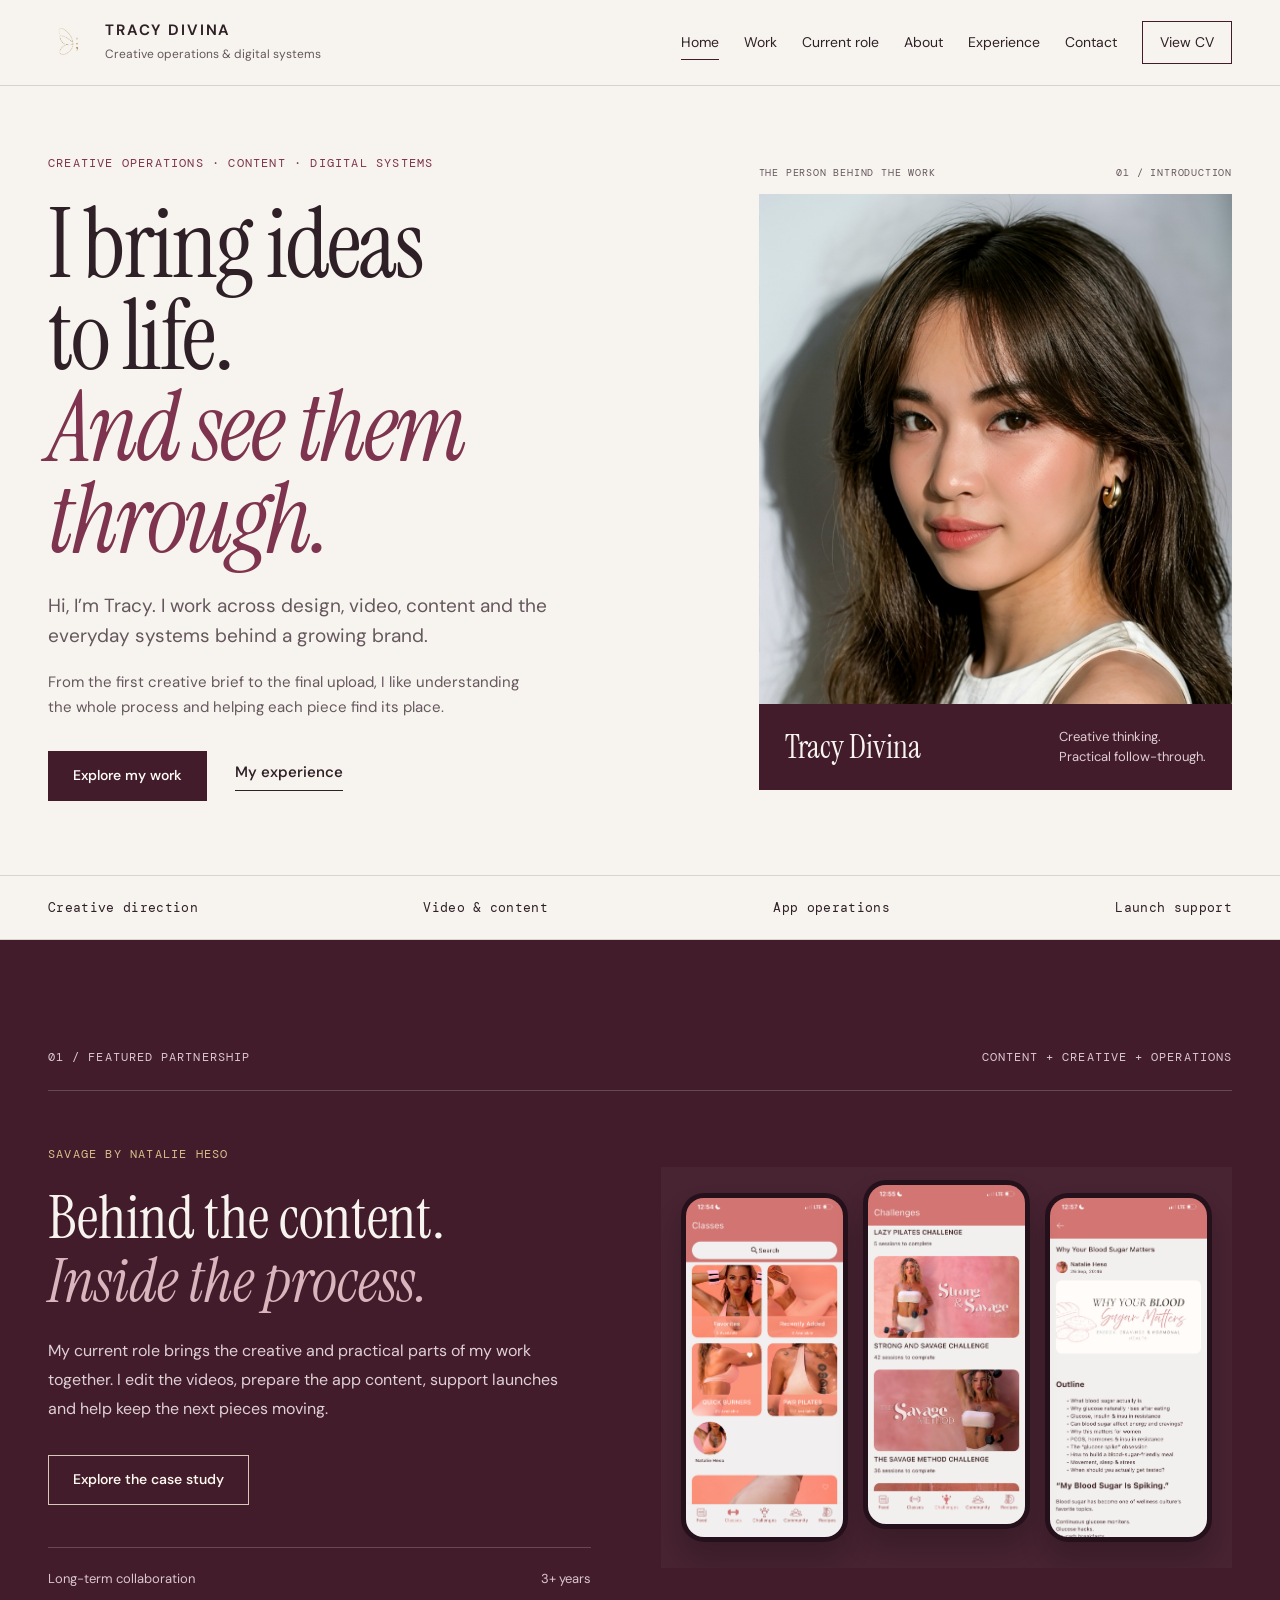
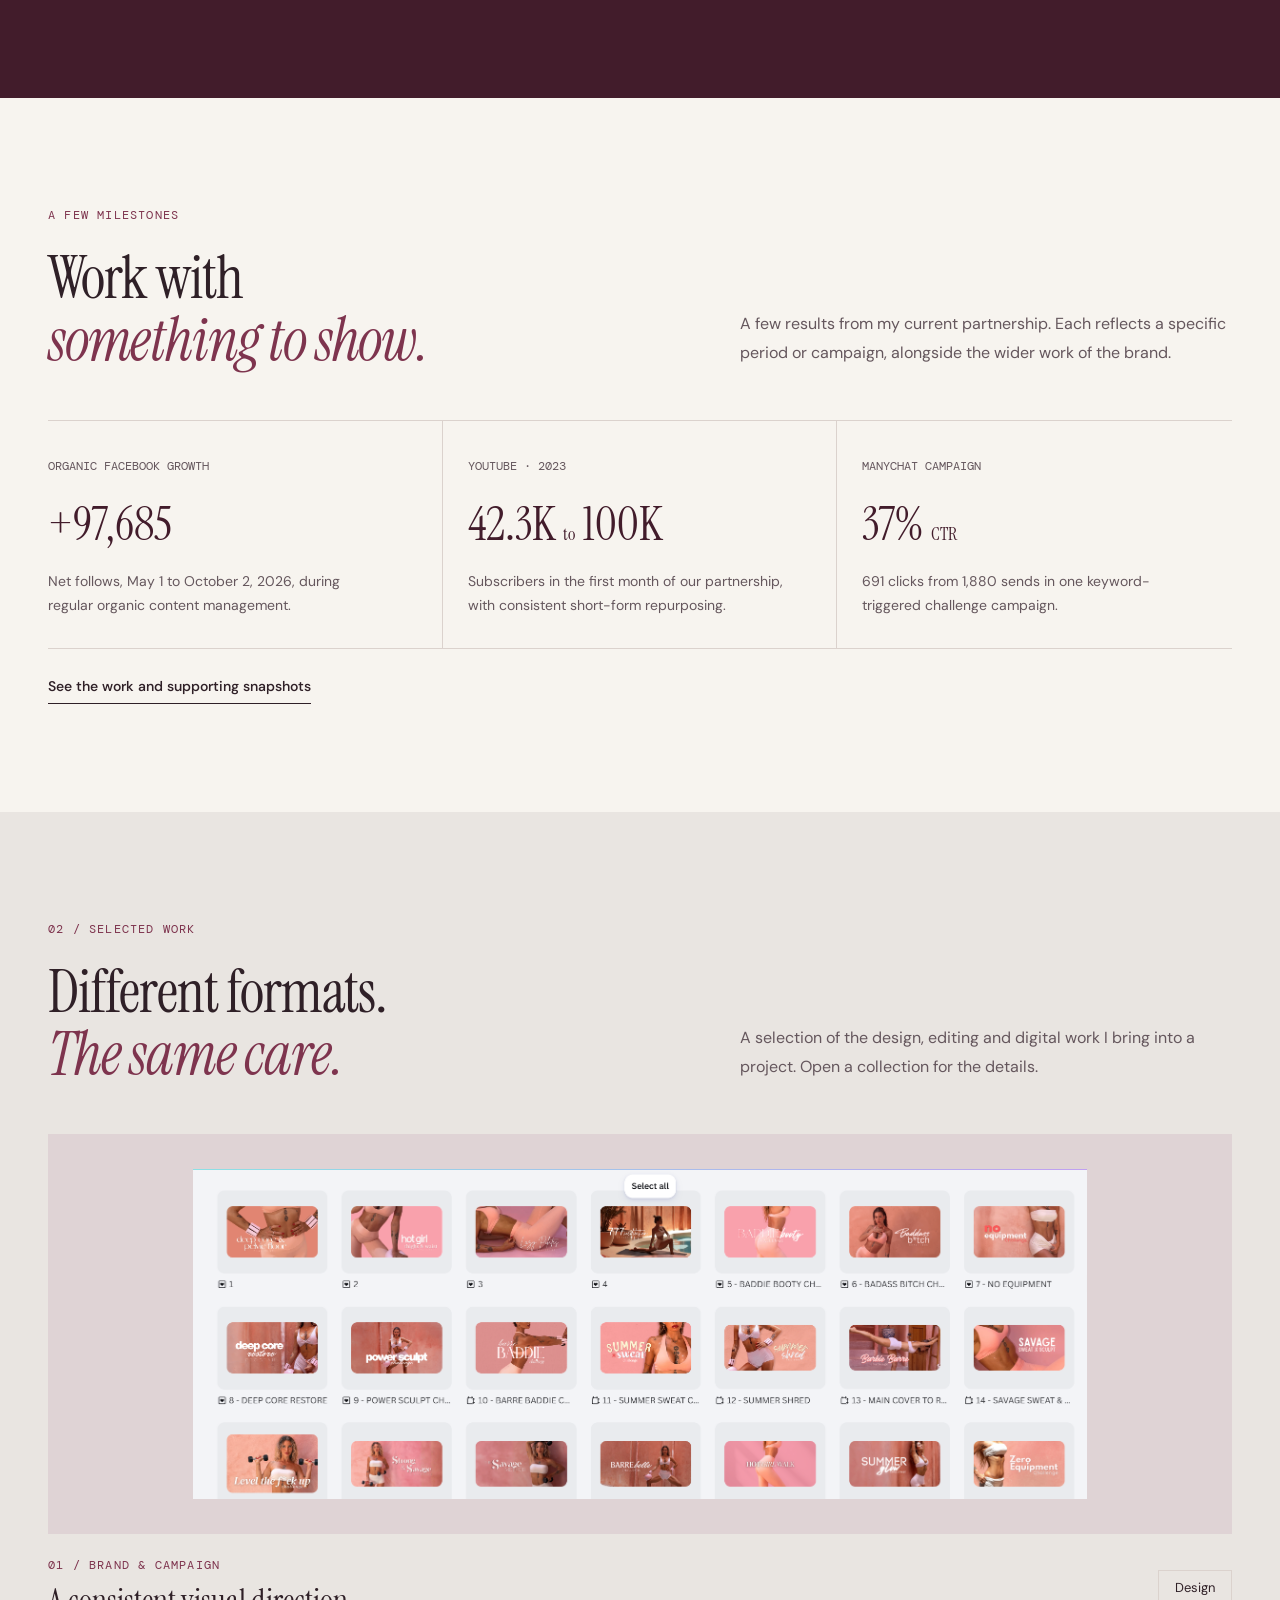
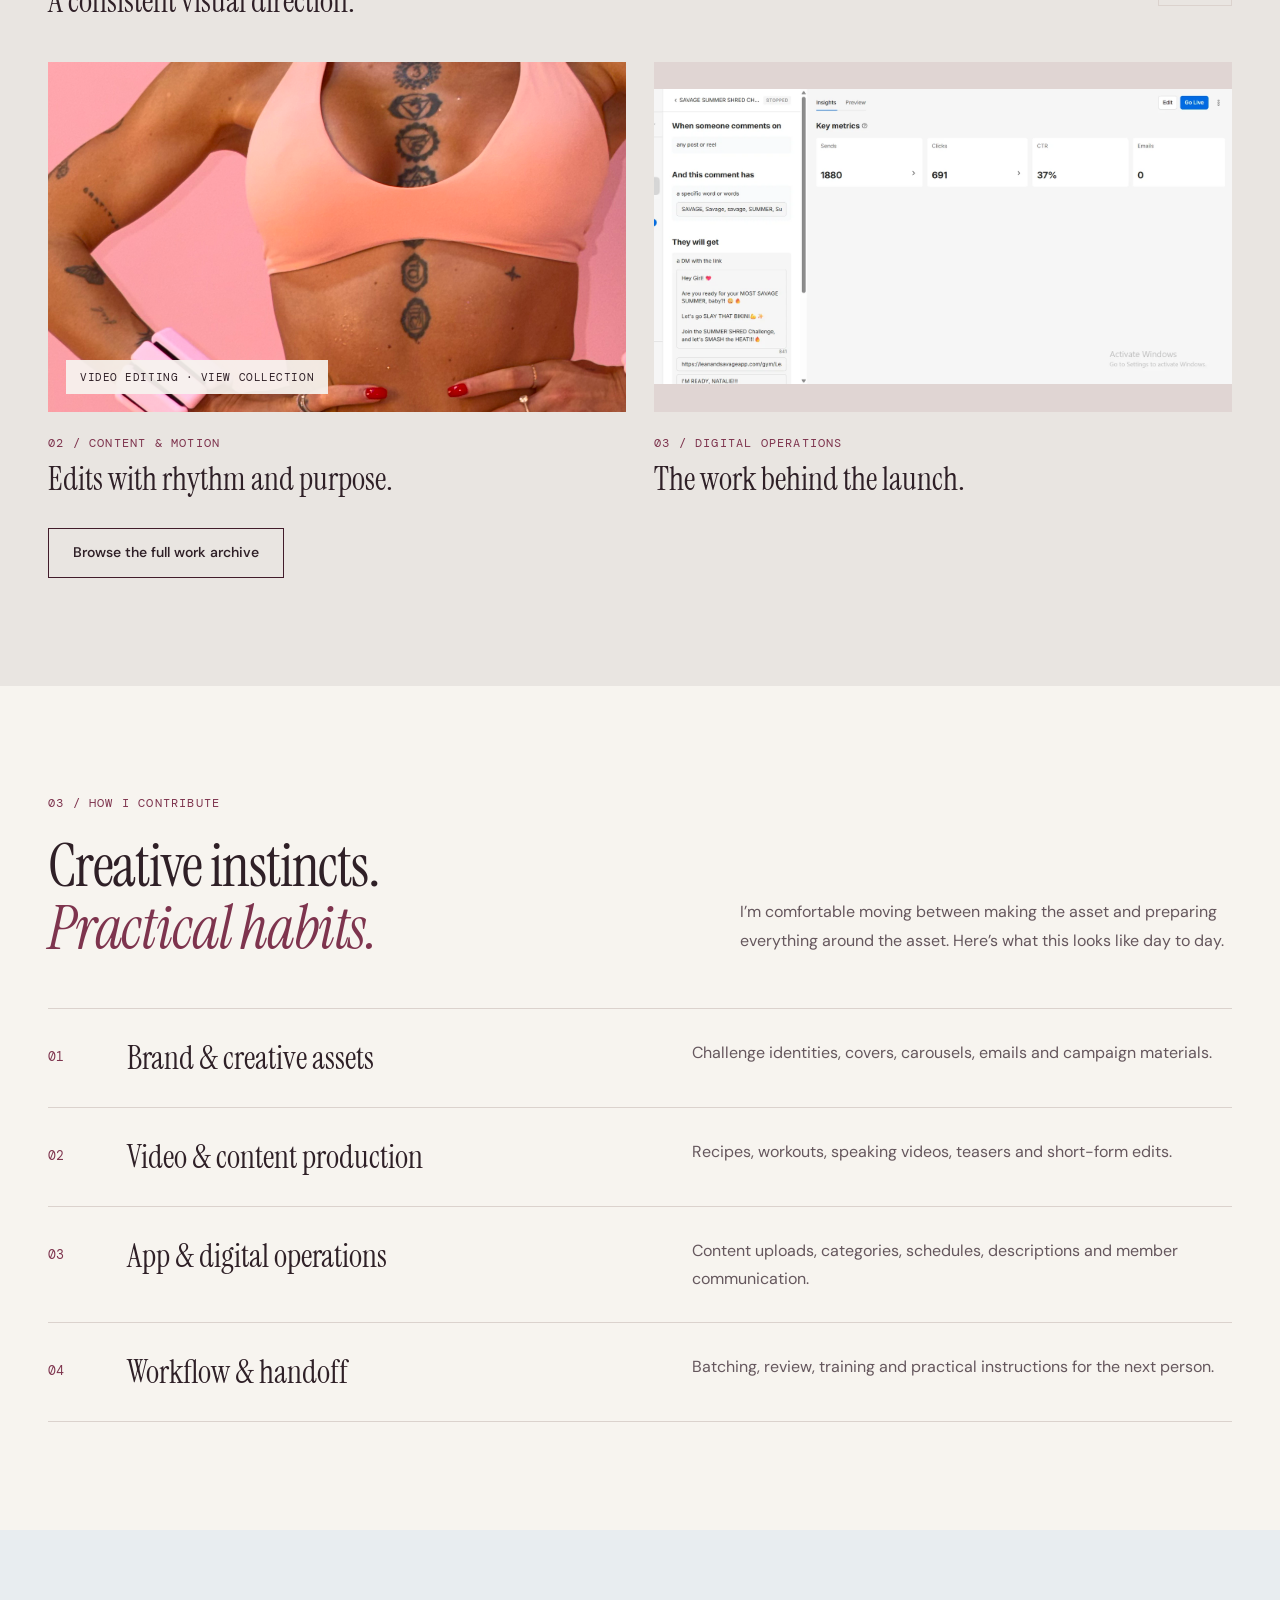
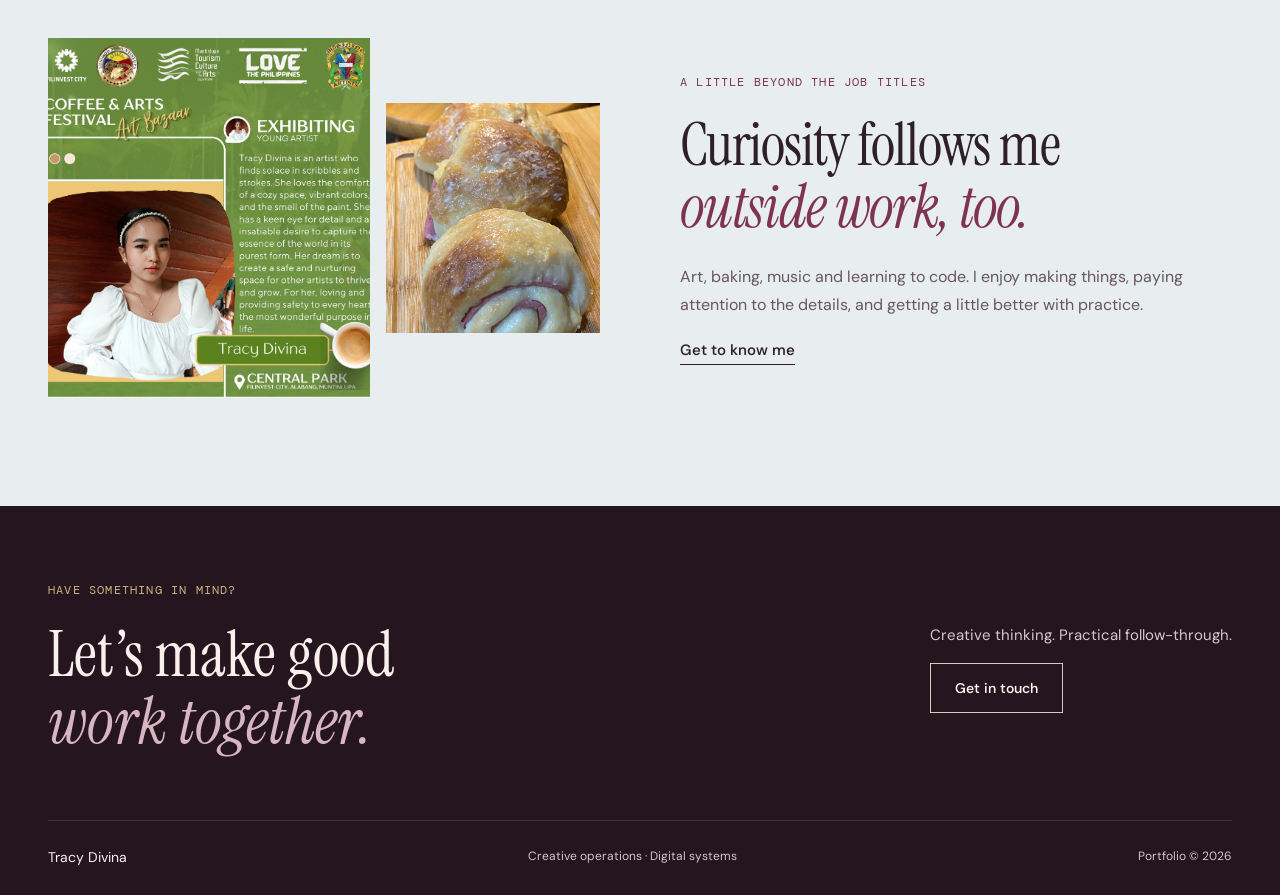
<file: index.html>
<!doctype html><html lang="en"><head><meta charset="utf-8"><meta name="viewport" content="width=device-width,initial-scale=1"><title>Tracy Divina | Creative Operations & Digital Systems</title><meta name="description" content="Meet Tracy Divina. Selected work in creative operations, video editing, brand content, app operations and launch support."><meta name="theme-color" content="#421c2b"><link rel="icon" href="assets/images/primary-emblem.png"><link rel="stylesheet" href="style.css"></head><body class="home"><a class="skip-link" href="#main">Skip to content</a><header class="site-head"><div class="wrap nav"><a class="brand" href="index.html" aria-label="Tracy Divina, home"><img src="assets/images/primary-emblem.png" alt="" width="48" height="48"><span><span class="brand-title">TRACY DIVINA</span><span class="brand-sub">Creative operations & digital systems</span></span></a><nav class="navlinks" id="navigation" aria-label="Main navigation"><a href="index.html" aria-current="page" class="active">Home</a><a href="pages/work.html">Work</a><a href="pages/savage.html">Current role</a><a href="pages/about.html">About</a><a href="pages/experience.html">Experience</a><a href="pages/contact.html">Contact</a><a class="cv" href="https://canva.link/fame-tracy-divina-cv" target="_blank" rel="noopener noreferrer">View CV</a></nav><button class="menu" data-menu aria-controls="navigation" aria-expanded="false">Menu</button></div></header><main id="main">
<section class="wrap home-hero">
<div class="hero-copy"><p class="eyebrow">Creative operations · Content · Digital systems</p><h1>I bring ideas<br>to life.<br><em>And see them<br>through.</em></h1><p class="lead">Hi, I’m Tracy. I work across design, video, content and the everyday systems behind a growing brand.</p><p class="hero-note">From the first creative brief to the final upload, I like understanding the whole process and helping each piece find its place.</p><div class="actions"><a class="btn fill" href="pages/work.html">Explore my work</a><a class="text-link" href="pages/experience.html">My experience</a></div></div>
<figure class="hero-portrait"><div class="portrait-label"><span>THE PERSON BEHIND THE WORK</span><span>01 / INTRODUCTION</span></div><img src="assets/images/tracy-portrait.jpg" alt="Tracy Divina" fetchpriority="high" width="768" height="1024"><figcaption><strong>Tracy Divina</strong><span>Creative thinking.<br>Practical follow-through.</span></figcaption></figure>
</section>
<div class="expertise-strip"><div class="wrap"><span>Creative direction</span><span>Video & content</span><span>App operations</span><span>Launch support</span></div></div>
<section class="section featured-case"><div class="wrap"><div class="section-kicker"><span>01 / FEATURED PARTNERSHIP</span><span>CONTENT + CREATIVE + OPERATIONS</span></div><div class="featured-layout"><div><p class="eyebrow">SAVAGE by Natalie Heso</p><h2>Behind the content.<br><em>Inside the process.</em></h2><p>My current role brings the creative and practical parts of my work together. I edit the videos, prepare the app content, support launches and help keep the next pieces moving.</p><a class="btn light" href="pages/savage.html">Explore the case study</a><div class="case-meta"><span>Long-term collaboration</span><span>3+ years</span></div></div><a href="pages/savage.html" class="case-visual" aria-label="View SAVAGE case study"><img loading="lazy" src="assets/app/app-01.png" alt="SAVAGE app content"><img loading="lazy" src="assets/app/app-03.png" alt="SAVAGE workout classes"><img loading="lazy" src="assets/app/app-09.png" alt="SAVAGE workout library"></a></div></div></section>
<section class="section results-section"><div class="wrap"><div class="section-head"><div><p class="eyebrow">A few milestones</p><h2 class="title">Work with<br><em>something to show.</em></h2></div><p class="body">A few results from my current partnership. Each reflects a specific period or campaign, alongside the wider work of the brand.</p></div><div class="metrics"><article class="metric"><span>Organic Facebook growth</span><strong>+97,685</strong><p>Net follows, May 1 to October 2, 2026, during regular organic content management.</p></article><article class="metric"><span>YouTube · 2023</span><strong>42.3K <small>to</small> 100K</strong><p>Subscribers in the first month of our partnership, with consistent short-form repurposing.</p></article><article class="metric"><span>ManyChat campaign</span><strong>37% <small>CTR</small></strong><p>691 clicks from 1,880 sends in one keyword-triggered challenge campaign.</p></article></div><a class="text-link evidence-link" href="pages/savage.html">See the work and supporting snapshots</a></div></section>
<section class="section selected-section"><div class="wrap"><div class="section-head"><div><p class="eyebrow">02 / Selected work</p><h2 class="title">Different formats.<br><em>The same care.</em></h2></div><p class="body">A selection of the design, editing and digital work I bring into a project. Open a collection for the details.</p></div><div class="project-grid"><a class="project-card project-wide" href="pages/savage.html#creative"><div class="project-image"><img loading="lazy" src="assets/design/design-01.png" alt="SAVAGE challenge cover design collection"></div><div class="project-caption"><div><span class="eyebrow">01 / Brand & campaign</span><h3>A consistent visual direction.</h3></div><span class="project-tag">Design</span></div></a><a class="project-card" href="pages/savage.html#video"><div class="project-image video-preview"><video preload="none" muted playsinline poster="assets/photo/client-photo-01.jpg" src="assets/video/campaign-teaser.mp4"></video><span class="video-label">VIDEO EDITING · VIEW COLLECTION</span></div><div class="project-caption"><div><span class="eyebrow">02 / Content & motion</span><h3>Edits with rhythm and purpose.</h3></div></div></a><a class="project-card" href="pages/savage.html#operations"><div class="project-image"><img loading="lazy" src="assets/backend/manychat-automation.webp" alt="ManyChat keyword-triggered campaign workflow"></div><div class="project-caption"><div><span class="eyebrow">03 / Digital operations</span><h3>The work behind the launch.</h3></div></div></a></div><div class="actions"><a class="btn" href="pages/work.html">Browse the full work archive</a></div></div></section>
<section class="section capabilities"><div class="wrap"><div class="section-head"><div><p class="eyebrow">03 / How I contribute</p><h2 class="title">Creative instincts.<br><em>Practical habits.</em></h2></div><p class="body">I’m comfortable moving between making the asset and preparing everything around the asset. Here’s what this looks like day to day.</p></div><div class="service-list"><article><span>01</span><h3>Brand & creative assets</h3><p>Challenge identities, covers, carousels, emails and campaign materials.</p></article><article><span>02</span><h3>Video & content production</h3><p>Recipes, workouts, speaking videos, teasers and short-form edits.</p></article><article><span>03</span><h3>App & digital operations</h3><p>Content uploads, categories, schedules, descriptions and member communication.</p></article><article><span>04</span><h3>Workflow & handoff</h3><p>Batching, review, training and practical instructions for the next person.</p></article></div></div></section>
<section class="section personal-section"><div class="wrap personal-layout"><div class="personal-images"><img loading="lazy" src="assets/art/art-07.png" alt="Tracy’s art exhibition"><img loading="lazy" src="assets/food/food-01.jpg" alt="Tracy’s baking"></div><div><p class="eyebrow">A little beyond the job titles</p><h2 class="title">Curiosity follows me<br><em>outside work, too.</em></h2><p class="body">Art, baking, music and learning to code. I enjoy making things, paying attention to the details, and getting a little better with practice.</p><a class="text-link" href="pages/about.html">Get to know me</a></div></div></section>
</main><footer class="footer"><div class="wrap footer-top"><div><p class="eyebrow">Have something in mind?</p><h2>Let’s make good<br><em>work together.</em></h2></div><div><p>Creative thinking. Practical follow-through.</p><a class="btn light" href="pages/contact.html">Get in touch</a></div></div><div class="wrap footer-inner"><a href="index.html">Tracy Divina</a><span>Creative operations · Digital systems</span><span>Portfolio © 2026</span></div></footer><div class="lightbox" role="dialog" aria-modal="true" aria-label="Work sample preview" hidden><button aria-label="Close preview">Close ×</button><img alt="Expanded preview"></div><script src="site.js"></script></body></html>
</file>
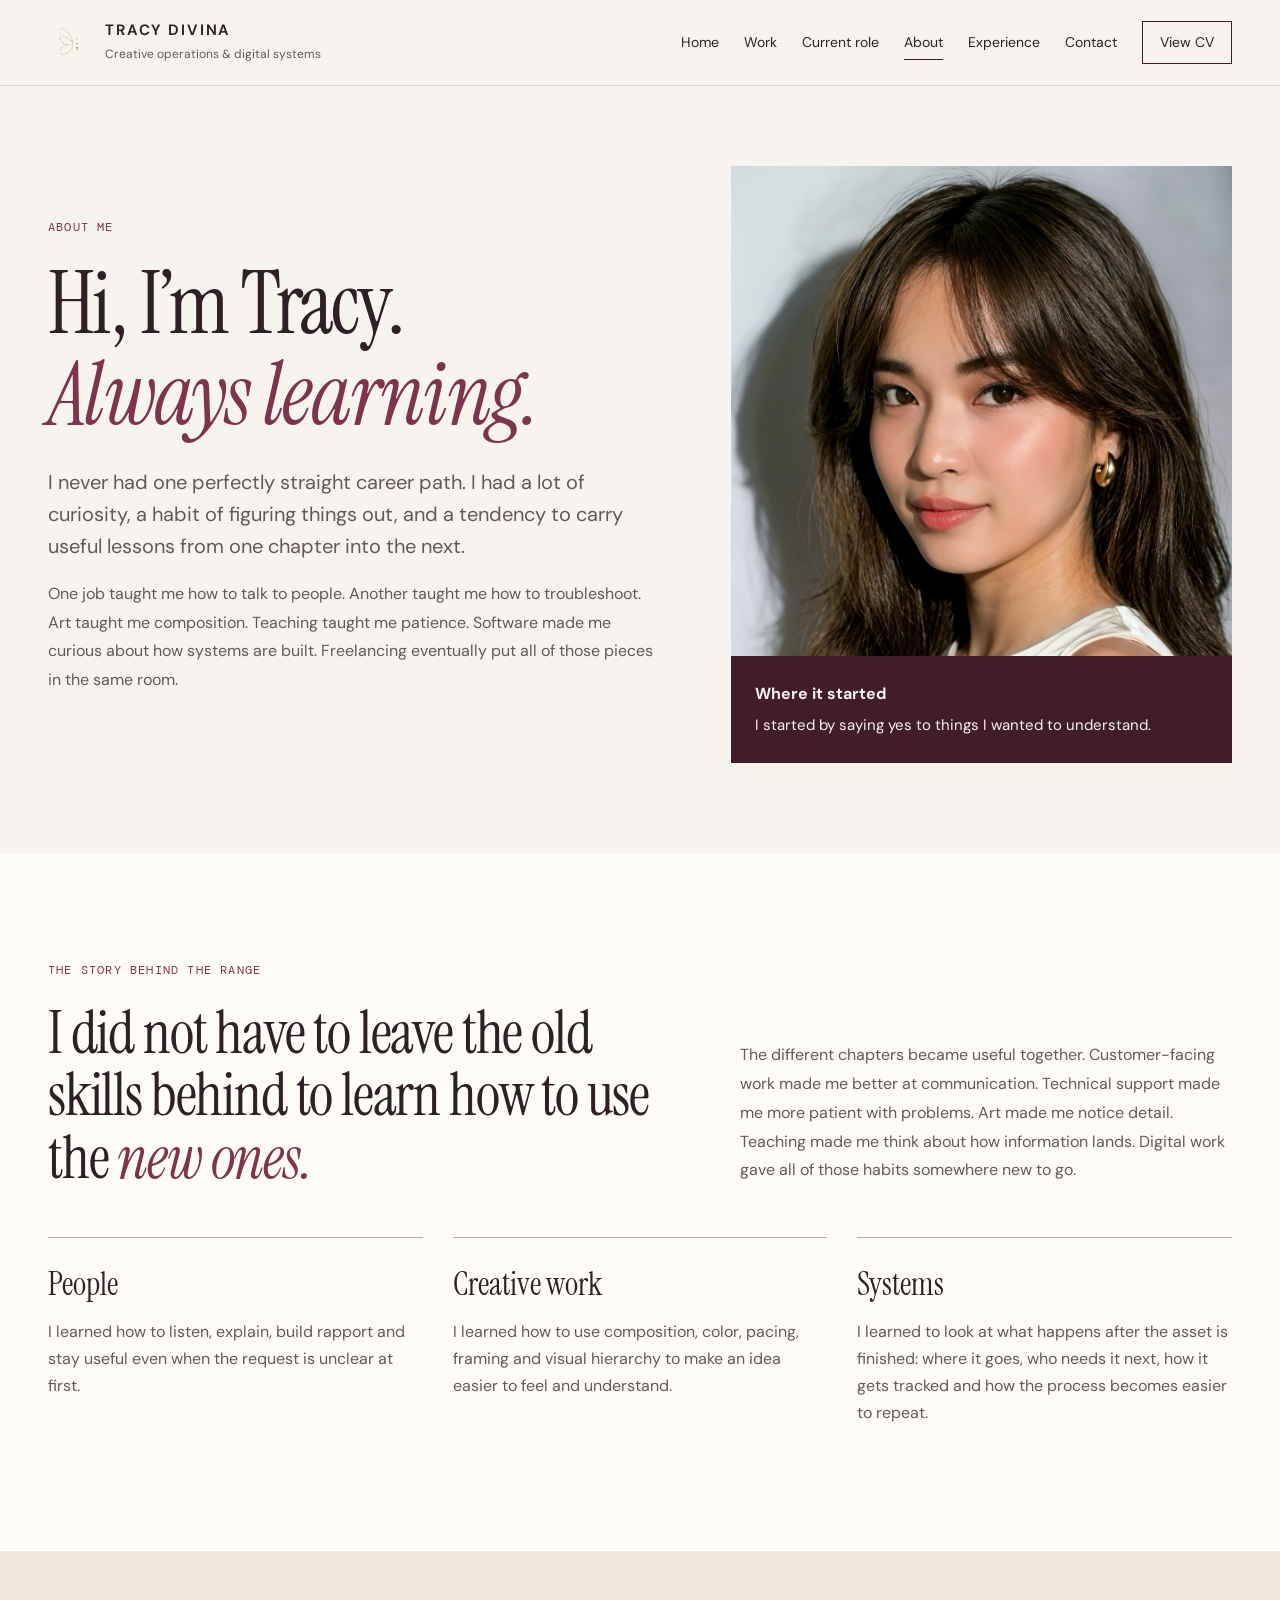
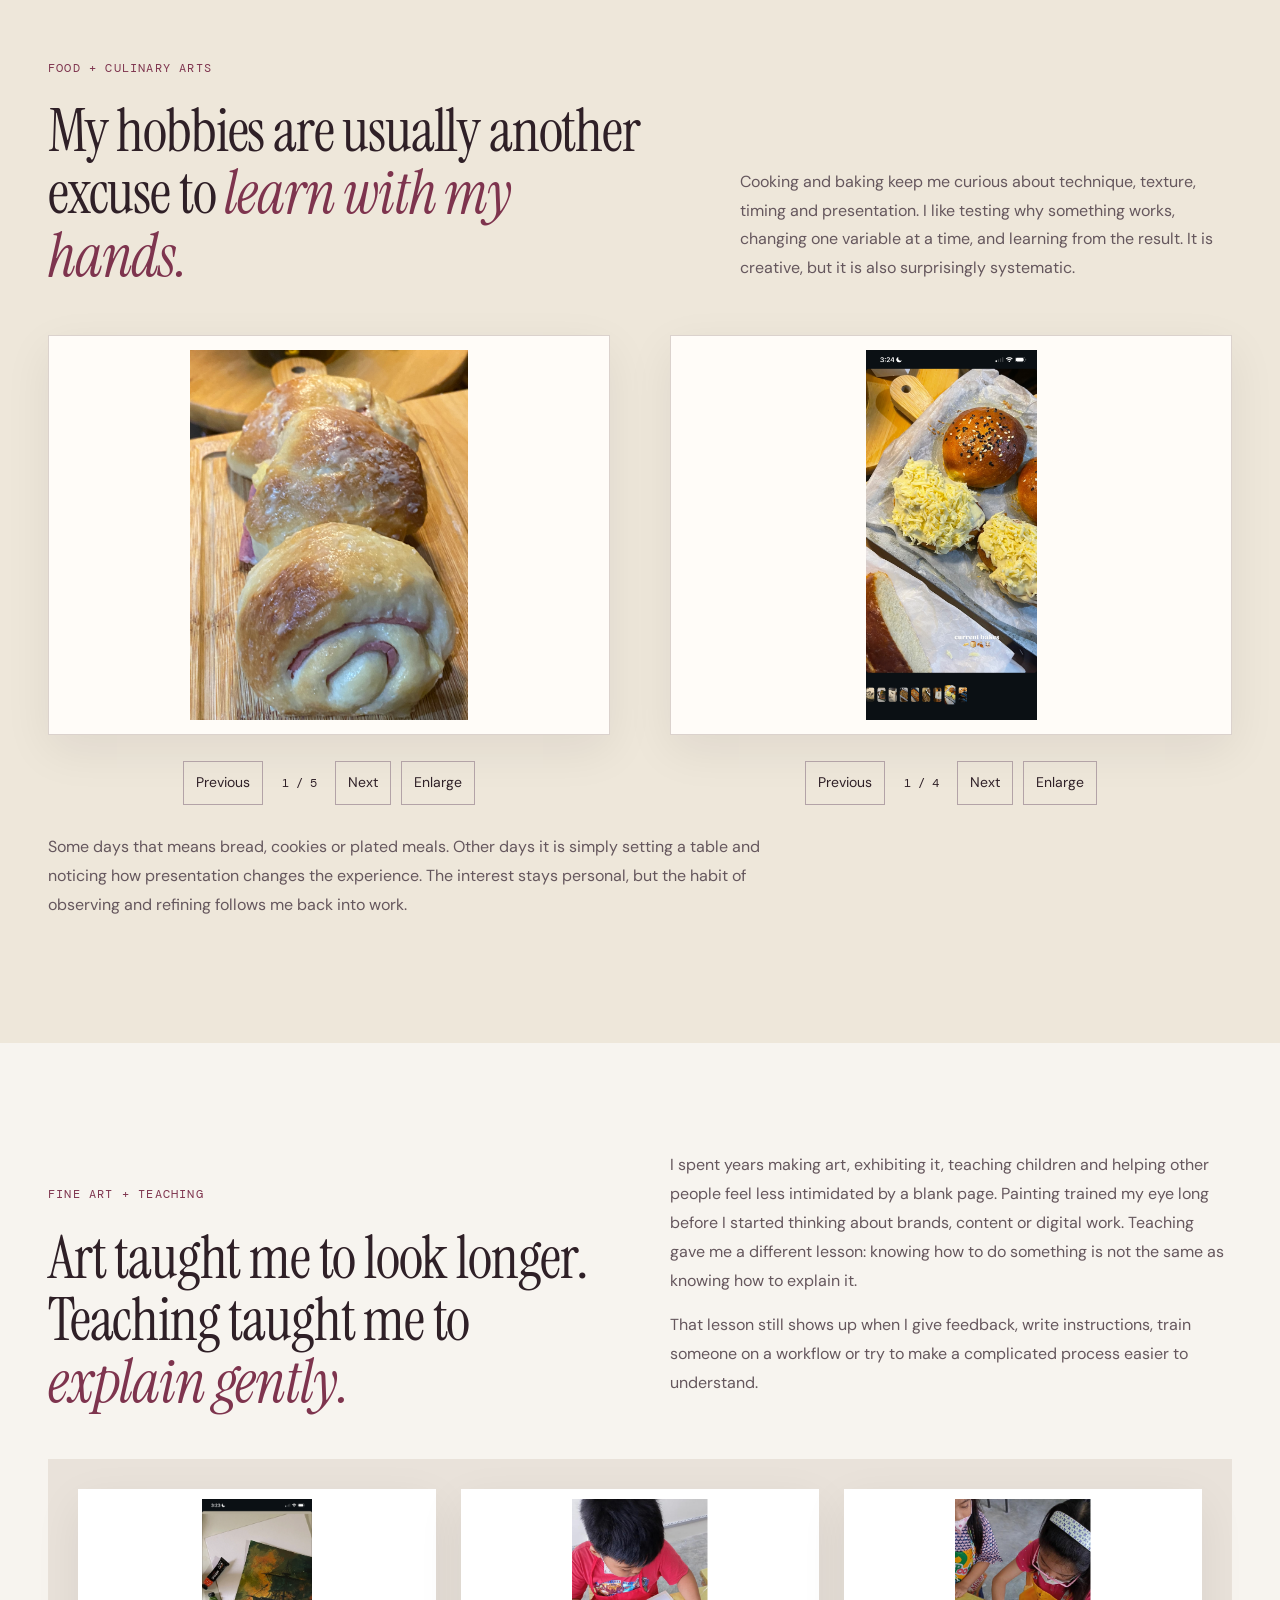
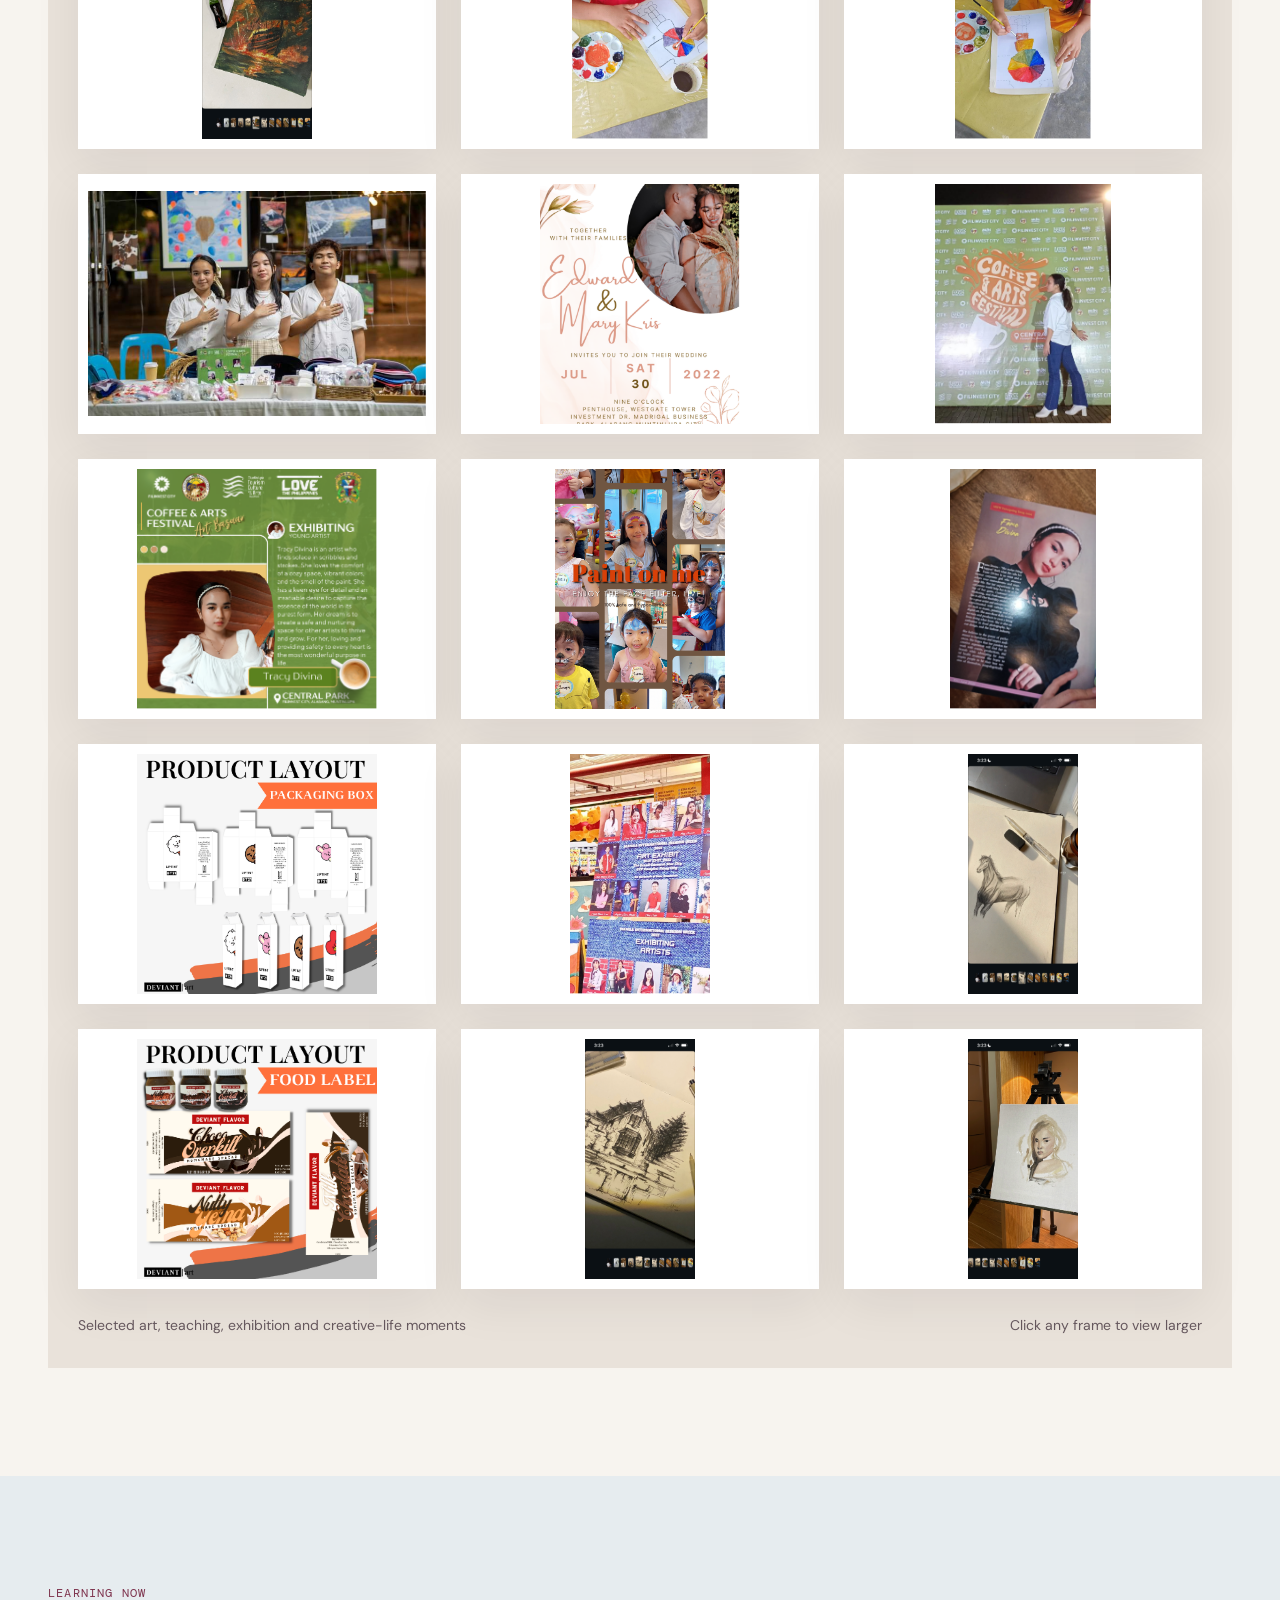
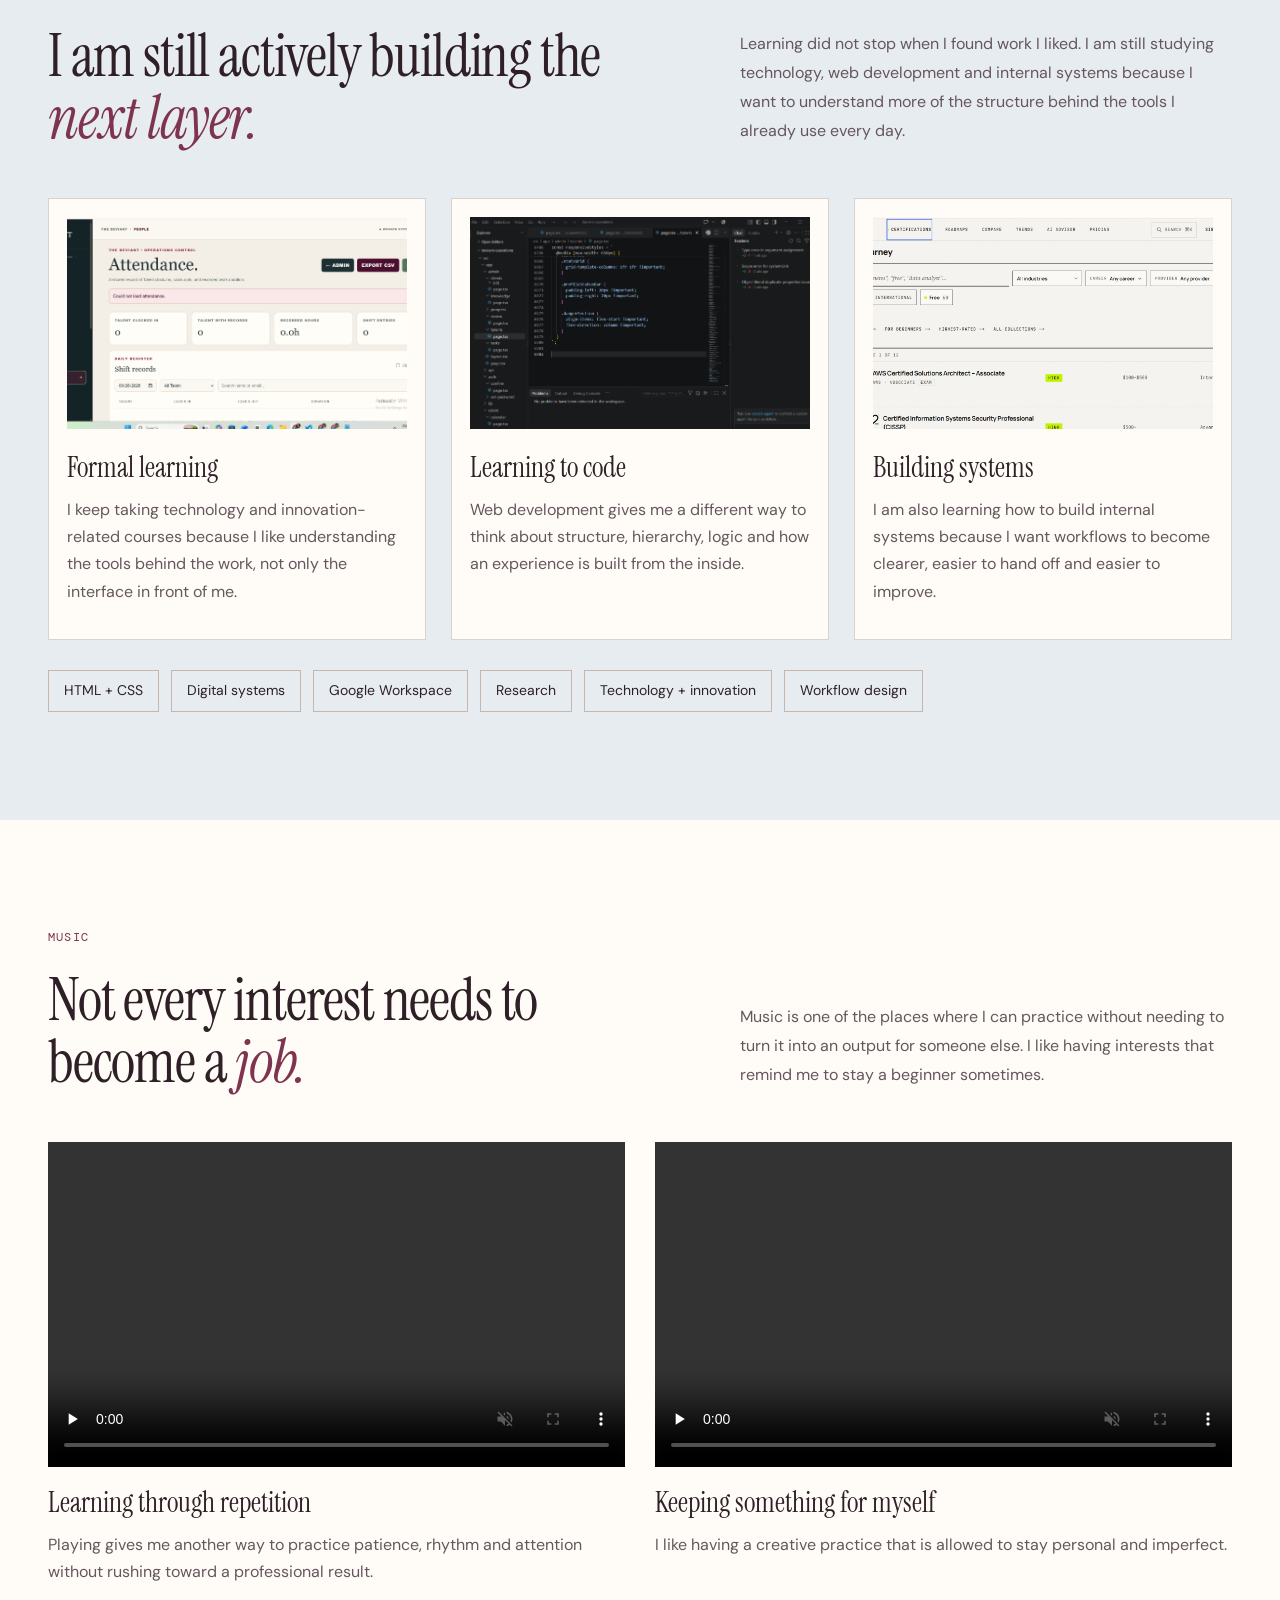
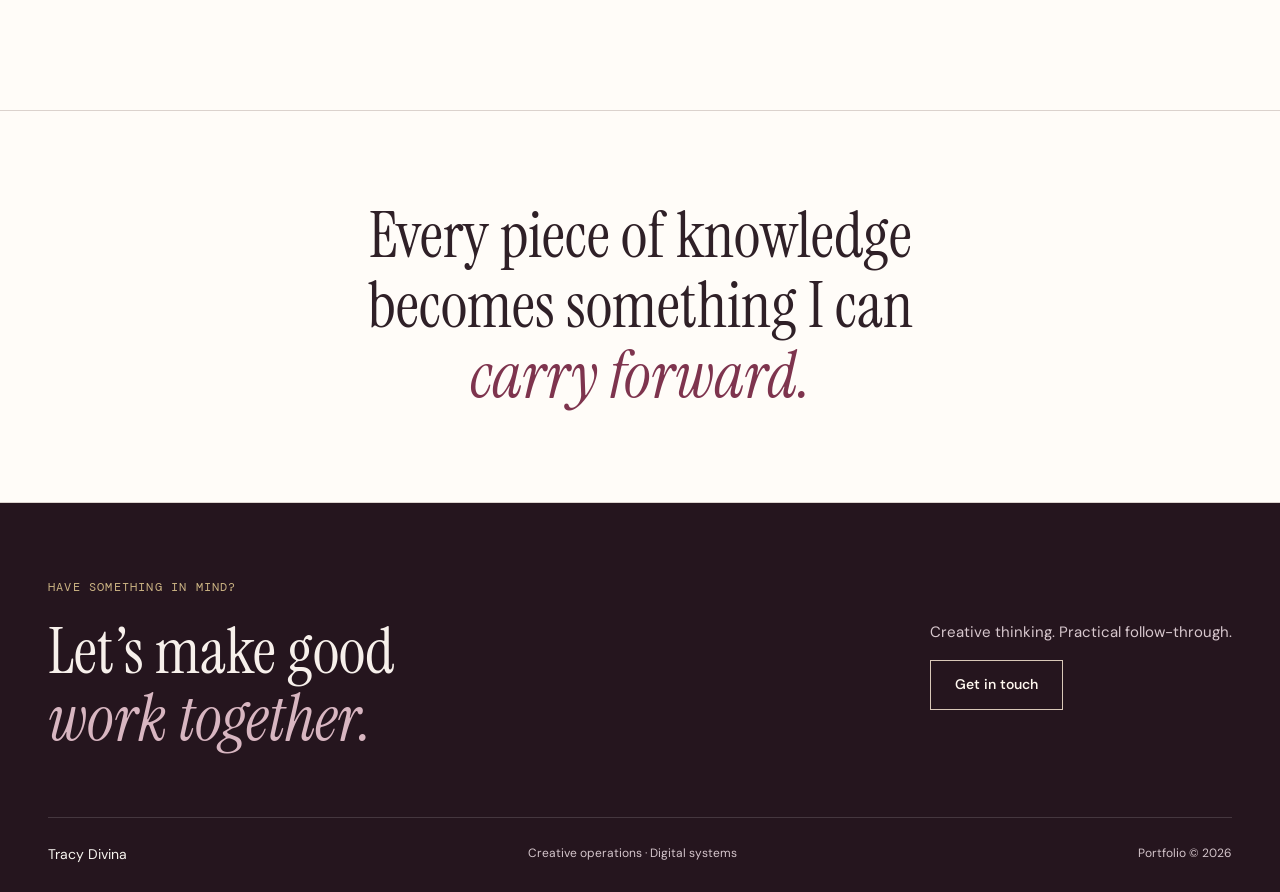
<file: pages/about.html>
<!doctype html><html lang="en"><head><meta charset="utf-8"><meta name="viewport" content="width=device-width,initial-scale=1"><meta name="description" content="About Tracy: creative operations professional, artist, teacher, baker, learner and systems thinker."><title>About | Tracy</title><link rel="stylesheet" href="../style.css"><meta name="theme-color" content="#421c2b"><link rel="icon" href="../assets/images/primary-emblem.png"></head><body>

<a class="skip-link" href="#main">Skip to content</a><header class="site-head"><div class="wrap nav"><a class="brand" href="../index.html" aria-label="Tracy Divina, home"><img loading="lazy" decoding="async" src="../assets/images/primary-emblem.png" alt="" width="48" height="48"><span><span class="brand-title">TRACY DIVINA</span><span class="brand-sub">Creative operations & digital systems</span></span></a><nav class="navlinks" id="navigation" aria-label="Main navigation"><a href="../index.html">Home</a><a href="../pages/work.html">Work</a><a href="../pages/savage.html">Current role</a><a href="../pages/about.html" aria-current="page" class="active">About</a><a href="../pages/experience.html">Experience</a><a href="../pages/contact.html">Contact</a><a class="cv" href="https://canva.link/fame-tracy-divina-cv" target="_blank" rel="noopener noreferrer">View CV</a></nav><button class="menu" data-menu aria-controls="navigation" aria-expanded="false">Menu</button></div></header><main id="main">
<section class="wrap hero compact"><div><div class="eyebrow">About me</div><h1 class="display">Hi, I’m Tracy.<br><em>Always learning.</em></h1><p class="lead">I never had one perfectly straight career path. I had a lot of curiosity, a habit of figuring things out, and a tendency to carry useful lessons from one chapter into the next.</p><p class="body">One job taught me how to talk to people. Another taught me how to troubleshoot. Art taught me composition. Teaching taught me patience. Software made me curious about how systems are built. Freelancing eventually put all of those pieces in the same room.</p></div><div class="portrait"><img loading="lazy" decoding="async" src="../assets/images/tracy-portrait.jpg" alt="Portrait of Tracy"><div class="portrait-caption"><strong>Where it started</strong><p>I started by saying yes to things I wanted to understand.</p></div></div></section>

<section class="section bg-paper2"><div class="wrap"><div class="section-head"><div><div class="eyebrow">The story behind the range</div><h2 class="title">I did not have to leave the old skills behind to learn how to use the <em>new ones.</em></h2></div><p class="body">The different chapters became useful together. Customer-facing work made me better at communication. Technical support made me more patient with problems. Art made me notice detail. Teaching made me think about how information lands. Digital work gave all of those habits somewhere new to go.</p></div><div class="contact-grid"><article class="contact-card"><h3>People</h3><p>I learned how to listen, explain, build rapport and stay useful even when the request is unclear at first.</p></article><article class="contact-card"><h3>Creative work</h3><p>I learned how to use composition, color, pacing, framing and visual hierarchy to make an idea easier to feel and understand.</p></article><article class="contact-card"><h3>Systems</h3><p>I learned to look at what happens after the asset is finished: where it goes, who needs it next, how it gets tracked and how the process becomes easier to repeat.</p></article></div></div></section>

<section class="section bg-yellow"><div class="wrap"><div class="section-head"><div><div class="eyebrow">Food + culinary arts</div><h2 class="title">My hobbies are usually another excuse to <em>learn with my hands.</em></h2></div><p class="body">Cooking and baking keep me curious about technique, texture, timing and presentation. I like testing why something works, changing one variable at a time, and learning from the result. It is creative, but it is also surprisingly systematic.</p></div><div class="stack-wrap"><div class="stack-stage" data-stack><div class="stack-card"><img loading="lazy" decoding="async" class="zoom" src="../assets/food/food-01.jpg" alt="Cooking and baking"></div><div class="stack-card"><img loading="lazy" decoding="async" class="zoom" src="../assets/food/food-02.jpg" alt="Cooking and baking"></div><div class="stack-card"><img loading="lazy" decoding="async" class="zoom" src="../assets/food/food-03.jpg" alt="Cooking and baking"></div><div class="stack-card"><img loading="lazy" decoding="async" class="zoom" src="../assets/food/food-04.jpg" alt="Cooking and baking"></div><div class="stack-card"><img loading="lazy" decoding="async" class="zoom" src="../assets/food/food-05.png" alt="Cooking and baking"></div></div><div class="stack-stage" data-stack><div class="stack-card"><img loading="lazy" decoding="async" class="zoom" src="../assets/food/food-06.png" alt="Cooking and baking"></div><div class="stack-card"><img loading="lazy" decoding="async" class="zoom" src="../assets/food/food-07.jpg" alt="Cooking and baking"></div><div class="stack-card"><img loading="lazy" decoding="async" class="zoom" src="../assets/food/food-08.jpg" alt="Cooking and baking"></div><div class="stack-card"><img loading="lazy" decoding="async" class="zoom" src="../assets/food/food-09.jpg" alt="Cooking and baking"></div></div></div><p class="body" style="margin-top:28px">Some days that means bread, cookies or plated meals. Other days it is simply setting a table and noticing how presentation changes the experience. The interest stays personal, but the habit of observing and refining follows me back into work.</p></div></section>

<section class="section"><div class="wrap"><div class="gallery-intro"><div><div class="eyebrow">Fine art + teaching</div><h2 class="gallery-title">Art taught me to look longer. Teaching taught me to <em>explain gently.</em></h2></div><div><p class="gallery-copy">I spent years making art, exhibiting it, teaching children and helping other people feel less intimidated by a blank page. Painting trained my eye long before I started thinking about brands, content or digital work. Teaching gave me a different lesson: knowing how to do something is not the same as knowing how to explain it.</p><p class="gallery-copy">That lesson still shows up when I give feedback, write instructions, train someone on a workflow or try to make a complicated process easier to understand.</p></div></div><div class="art-gallery"><div class="art-frame "><img loading="lazy" decoding="async" class="zoom" src="../assets/art/art-01.png" alt="Art, teaching or creative practice"></div>
<div class="art-frame "><img loading="lazy" decoding="async" class="zoom" src="../assets/art/art-02.png" alt="Art, teaching or creative practice"></div>
<div class="art-frame "><img loading="lazy" decoding="async" class="zoom" src="../assets/art/art-03.png" alt="Art, teaching or creative practice"></div>
<div class="art-frame "><img loading="lazy" decoding="async" class="zoom" src="../assets/art/art-04.png" alt="Art, teaching or creative practice"></div>
<div class="art-frame "><img loading="lazy" decoding="async" class="zoom" src="../assets/art/art-05.png" alt="Art, teaching or creative practice"></div>
<div class="art-frame "><img loading="lazy" decoding="async" class="zoom" src="../assets/art/art-06.png" alt="Art, teaching or creative practice"></div>
<div class="art-frame "><img loading="lazy" decoding="async" class="zoom" src="../assets/art/art-07.png" alt="Art, teaching or creative practice"></div>
<div class="art-frame "><img loading="lazy" decoding="async" class="zoom" src="../assets/art/art-08.png" alt="Art, teaching or creative practice"></div>
<div class="art-frame "><img loading="lazy" decoding="async" class="zoom" src="../assets/art/art-09.png" alt="Art, teaching or creative practice"></div>
<div class="art-frame "><img loading="lazy" decoding="async" class="zoom" src="../assets/art/art-10.png" alt="Art, teaching or creative practice"></div>
<div class="art-frame "><img loading="lazy" decoding="async" class="zoom" src="../assets/art/art-11.png" alt="Art, teaching or creative practice"></div>
<div class="art-frame contain"><img loading="lazy" decoding="async" class="zoom" src="../assets/art/art-12.png" alt="Art, teaching or creative practice"></div>
<div class="art-frame contain"><img loading="lazy" decoding="async" class="zoom" src="../assets/art/art-13.png" alt="Art, teaching or creative practice"></div>
<div class="art-frame contain"><img loading="lazy" decoding="async" class="zoom" src="../assets/art/art-14.png" alt="Art, teaching or creative practice"></div>
<div class="art-frame contain"><img loading="lazy" decoding="async" class="zoom" src="../assets/art/art-15.png" alt="Art, teaching or creative practice"></div><div class="art-caption"><span>Selected art, teaching, exhibition and creative-life moments</span><span>Click any frame to view larger</span></div></div></div></section>

<section class="section bg-blue"><div class="wrap"><div class="section-head"><div><div class="eyebrow">Learning now</div><h2 class="title">I am still actively building the <em>next layer.</em></h2></div><p class="body">Learning did not stop when I found work I liked. I am still studying technology, web development and internal systems because I want to understand more of the structure behind the tools I already use every day.</p></div><div class="learning-cards"><article class="learning-card"><img loading="lazy" decoding="async" class="zoom" src="../assets/learning/learning-01.png" alt="Technology course work"><h4>Formal learning</h4><p>I keep taking technology and innovation-related courses because I like understanding the tools behind the work, not only the interface in front of me.</p></article>
<article class="learning-card"><img loading="lazy" decoding="async" class="zoom" src="../assets/learning/learning-02.png" alt="Coding study"><h4>Learning to code</h4><p>Web development gives me a different way to think about structure, hierarchy, logic and how an experience is built from the inside.</p></article>
<article class="learning-card"><img loading="lazy" decoding="async" class="zoom" src="../assets/learning/learning-03.png" alt="Internal systems study"><h4>Building systems</h4><p>I am also learning how to build internal systems because I want workflows to become clearer, easier to hand off and easier to improve.</p></article></div><div class="pill-row"><span class="pill">HTML + CSS</span><span class="pill">Digital systems</span><span class="pill">Google Workspace</span><span class="pill">Research</span><span class="pill">Technology + innovation</span><span class="pill">Workflow design</span></div></div></section>

<section class="section bg-paper2"><div class="wrap"><div class="section-head"><div><div class="eyebrow">Music</div><h2 class="title">Not every interest needs to become a <em>job.</em></h2></div><p class="body">Music is one of the places where I can practice without needing to turn it into an output for someone else. I like having interests that remind me to stay a beginner sometimes.</p></div><div class="music-row"><article class="music-card"><video preload="none" src="../assets/music/music-01.mp4" controls muted loop playsinline></video><h4>Learning through repetition</h4><p>Playing gives me another way to practice patience, rhythm and attention without rushing toward a professional result.</p></article><article class="music-card"><video preload="none" src="../assets/music/music-02.mp4" controls muted loop playsinline></video><h4>Keeping something for myself</h4><p>I like having a creative practice that is allowed to stay personal and imperfect.</p></article></div></div></section>

<section class="quote-band"><div class="wrap"><p class="quote">Every piece of knowledge becomes something I can <em>carry forward.</em></p></div></section>
</main><footer class="footer"><div class="wrap footer-top"><div><p class="eyebrow">Have something in mind?</p><h2>Let’s make good<br><em>work together.</em></h2></div><div><p>Creative thinking. Practical follow-through.</p><a class="btn light" href="../pages/contact.html">Get in touch</a></div></div><div class="wrap footer-inner"><a href="../index.html">Tracy Divina</a><span>Creative operations · Digital systems</span><span>Portfolio © 2026</span></div></footer><div class="lightbox" role="dialog" aria-modal="true" aria-label="Work sample preview" hidden><button aria-label="Close preview">Close ×</button><img loading="lazy" decoding="async" alt="Expanded preview"></div><script src="../site.js"></script></body></html>
</file>
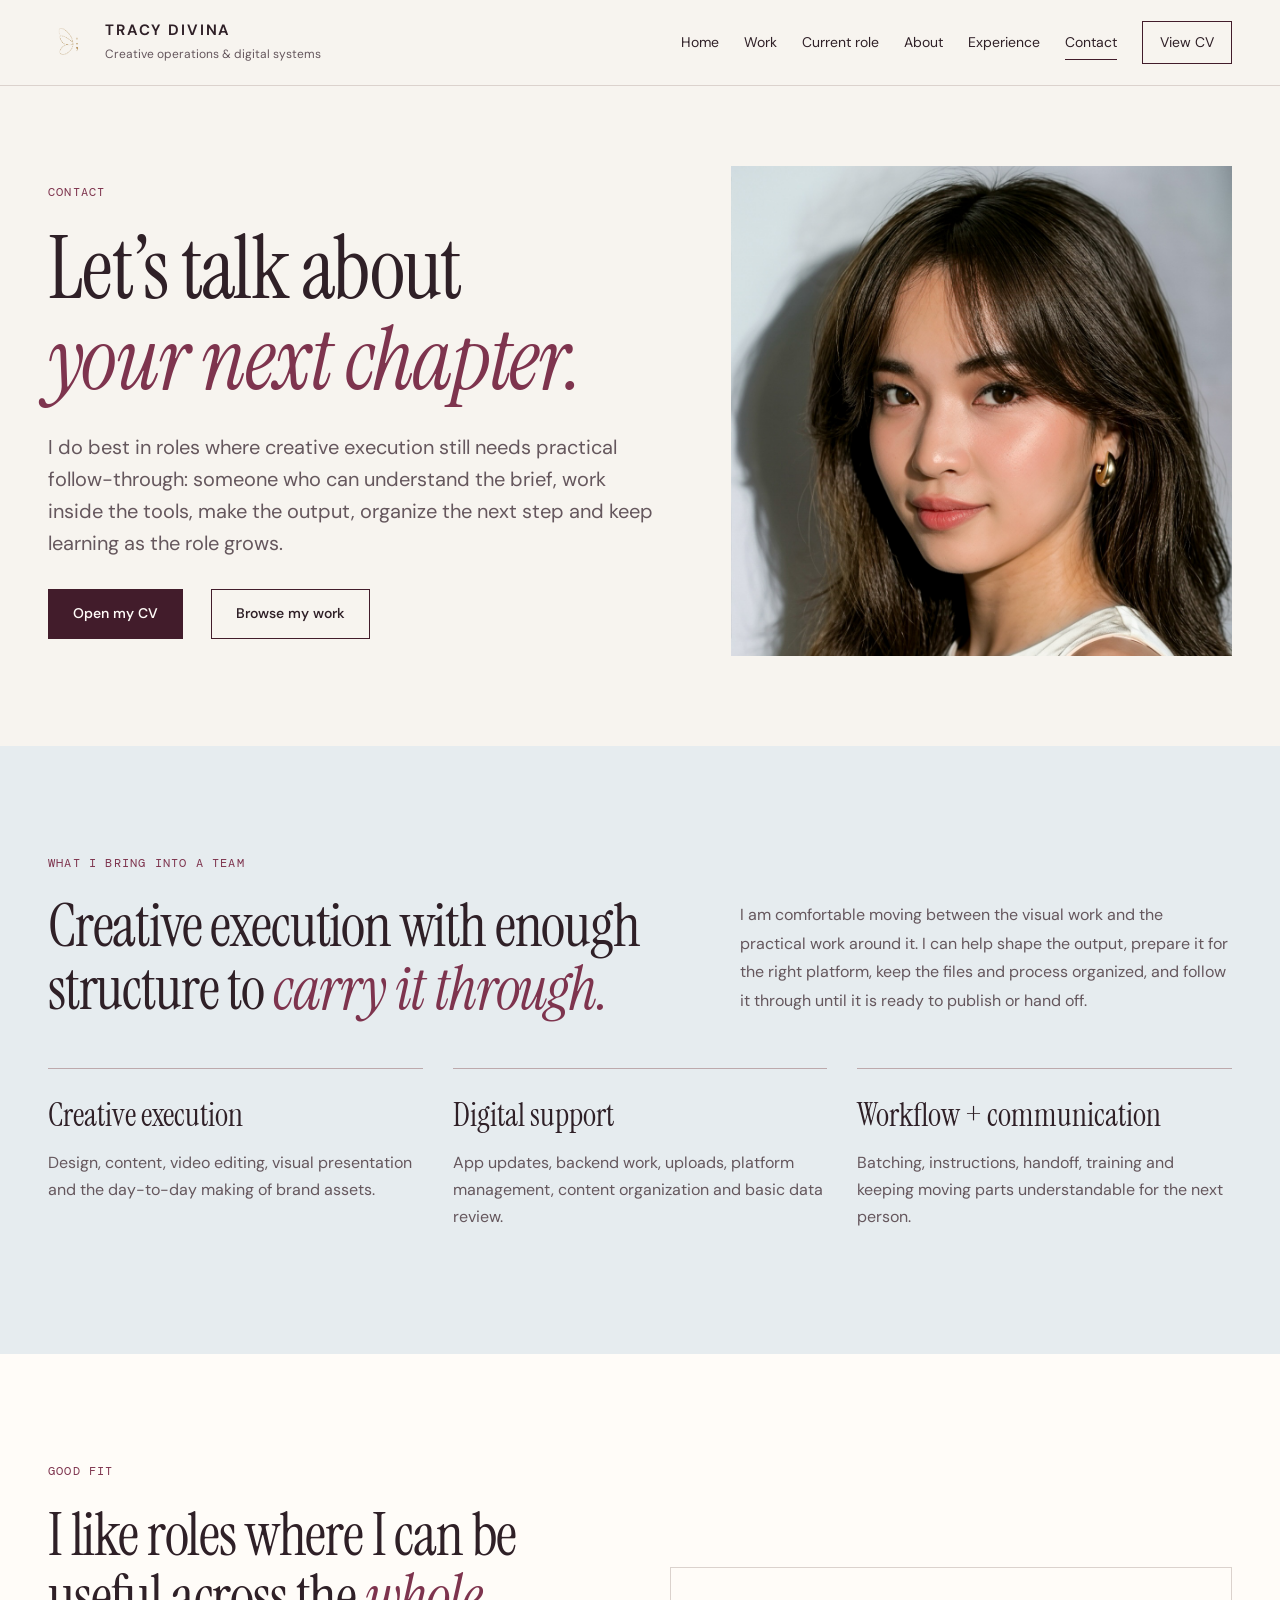
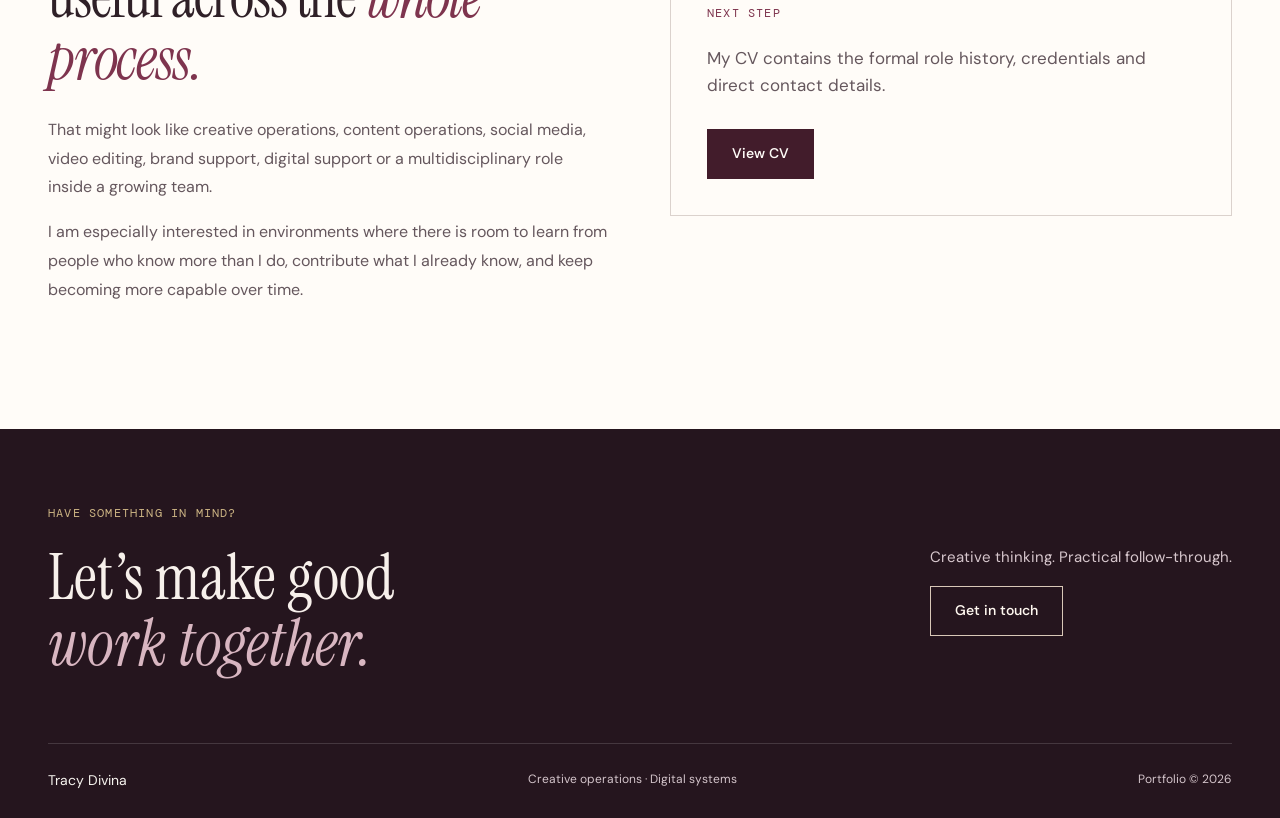
<file: pages/contact.html>
<!doctype html>
<html lang="en">
<head>
  <meta charset="utf-8">
  <meta name="viewport" content="width=device-width,initial-scale=1">
  <meta name="description" content="Contact and hiring information for Tracy Divina.">
  <title>Contact | Tracy</title>
  <link rel="stylesheet" href="../style.css">
<meta name="theme-color" content="#421c2b"><link rel="icon" href="../assets/images/primary-emblem.png"></head>
<body>
  
  <a class="skip-link" href="#main">Skip to content</a><header class="site-head"><div class="wrap nav"><a class="brand" href="../index.html" aria-label="Tracy Divina, home"><img loading="lazy" decoding="async" src="../assets/images/primary-emblem.png" alt="" width="48" height="48"><span><span class="brand-title">TRACY DIVINA</span><span class="brand-sub">Creative operations & digital systems</span></span></a><nav class="navlinks" id="navigation" aria-label="Main navigation"><a href="../index.html">Home</a><a href="../pages/work.html">Work</a><a href="../pages/savage.html">Current role</a><a href="../pages/about.html">About</a><a href="../pages/experience.html">Experience</a><a href="../pages/contact.html" aria-current="page" class="active">Contact</a><a class="cv" href="https://canva.link/fame-tracy-divina-cv" target="_blank" rel="noopener noreferrer">View CV</a></nav><button class="menu" data-menu aria-controls="navigation" aria-expanded="false">Menu</button></div></header>

  <main id="main">
    <section class="wrap hero compact">
      <div>
        <div class="eyebrow">Contact</div>
        <h1 class="display">Let’s talk about<br><em>your next chapter.</em></h1>
        <p class="lead">I do best in roles where creative execution still needs practical follow-through: someone who can understand the brief, work inside the tools, make the output, organize the next step and keep learning as the role grows.</p>
        <div class="actions"><a class="btn fill" href="https://canva.link/fame-tracy-divina-cv" target="_blank" rel="noreferrer">Open my CV</a><a class="btn" href="work.html">Browse my work</a></div>
      </div>
      <div class="portrait"><img loading="lazy" decoding="async" src="../assets/images/tracy-portrait.jpg" alt="Portrait of Tracy"></div>
    </section>

    <section class="section bg-blue">
      <div class="wrap">
        <div class="section-head"><div><div class="eyebrow">What I bring into a team</div><h2 class="title">Creative execution with enough structure to <em>carry it through.</em></h2></div><p class="body">I am comfortable moving between the visual work and the practical work around it. I can help shape the output, prepare it for the right platform, keep the files and process organized, and follow it through until it is ready to publish or hand off.</p></div>
        <div class="contact-grid">
          <article class="contact-card"><h3>Creative execution</h3><p>Design, content, video editing, visual presentation and the day-to-day making of brand assets.</p></article>
          <article class="contact-card"><h3>Digital support</h3><p>App updates, backend work, uploads, platform management, content organization and basic data review.</p></article>
          <article class="contact-card"><h3>Workflow + communication</h3><p>Batching, instructions, handoff, training and keeping moving parts understandable for the next person.</p></article>
        </div>
      </div>
    </section>

    <section class="section bg-paper2">
      <div class="wrap case-lead">
        <div><div class="eyebrow">Good fit</div><h2 class="feature-title">I like roles where I can be useful across the <em>whole process.</em></h2><p class="body">That might look like creative operations, content operations, social media, video editing, brand support, digital support or a multidisciplinary role inside a growing team.</p><p class="body">I am especially interested in environments where there is room to learn from people who know more than I do, contribute what I already know, and keep becoming more capable over time.</p></div>
        <div class="case-note"><div class="eyebrow">Next step</div><p class="lead" style="margin-top:0">My CV contains the formal role history, credentials and direct contact details.</p><div class="actions"><a class="btn fill" href="https://canva.link/fame-tracy-divina-cv" target="_blank" rel="noreferrer">View CV</a></div></div>
      </div>
    </section>
  </main>

  <footer class="footer"><div class="wrap footer-top"><div><p class="eyebrow">Have something in mind?</p><h2>Let’s make good<br><em>work together.</em></h2></div><div><p>Creative thinking. Practical follow-through.</p><a class="btn light" href="../pages/contact.html">Get in touch</a></div></div><div class="wrap footer-inner"><a href="../index.html">Tracy Divina</a><span>Creative operations · Digital systems</span><span>Portfolio © 2026</span></div></footer><div class="lightbox" role="dialog" aria-modal="true" aria-label="Work sample preview" hidden><button aria-label="Close preview">Close ×</button><img loading="lazy" decoding="async" alt="Expanded preview"></div><script src="../site.js"></script>
</body></html>
</file>
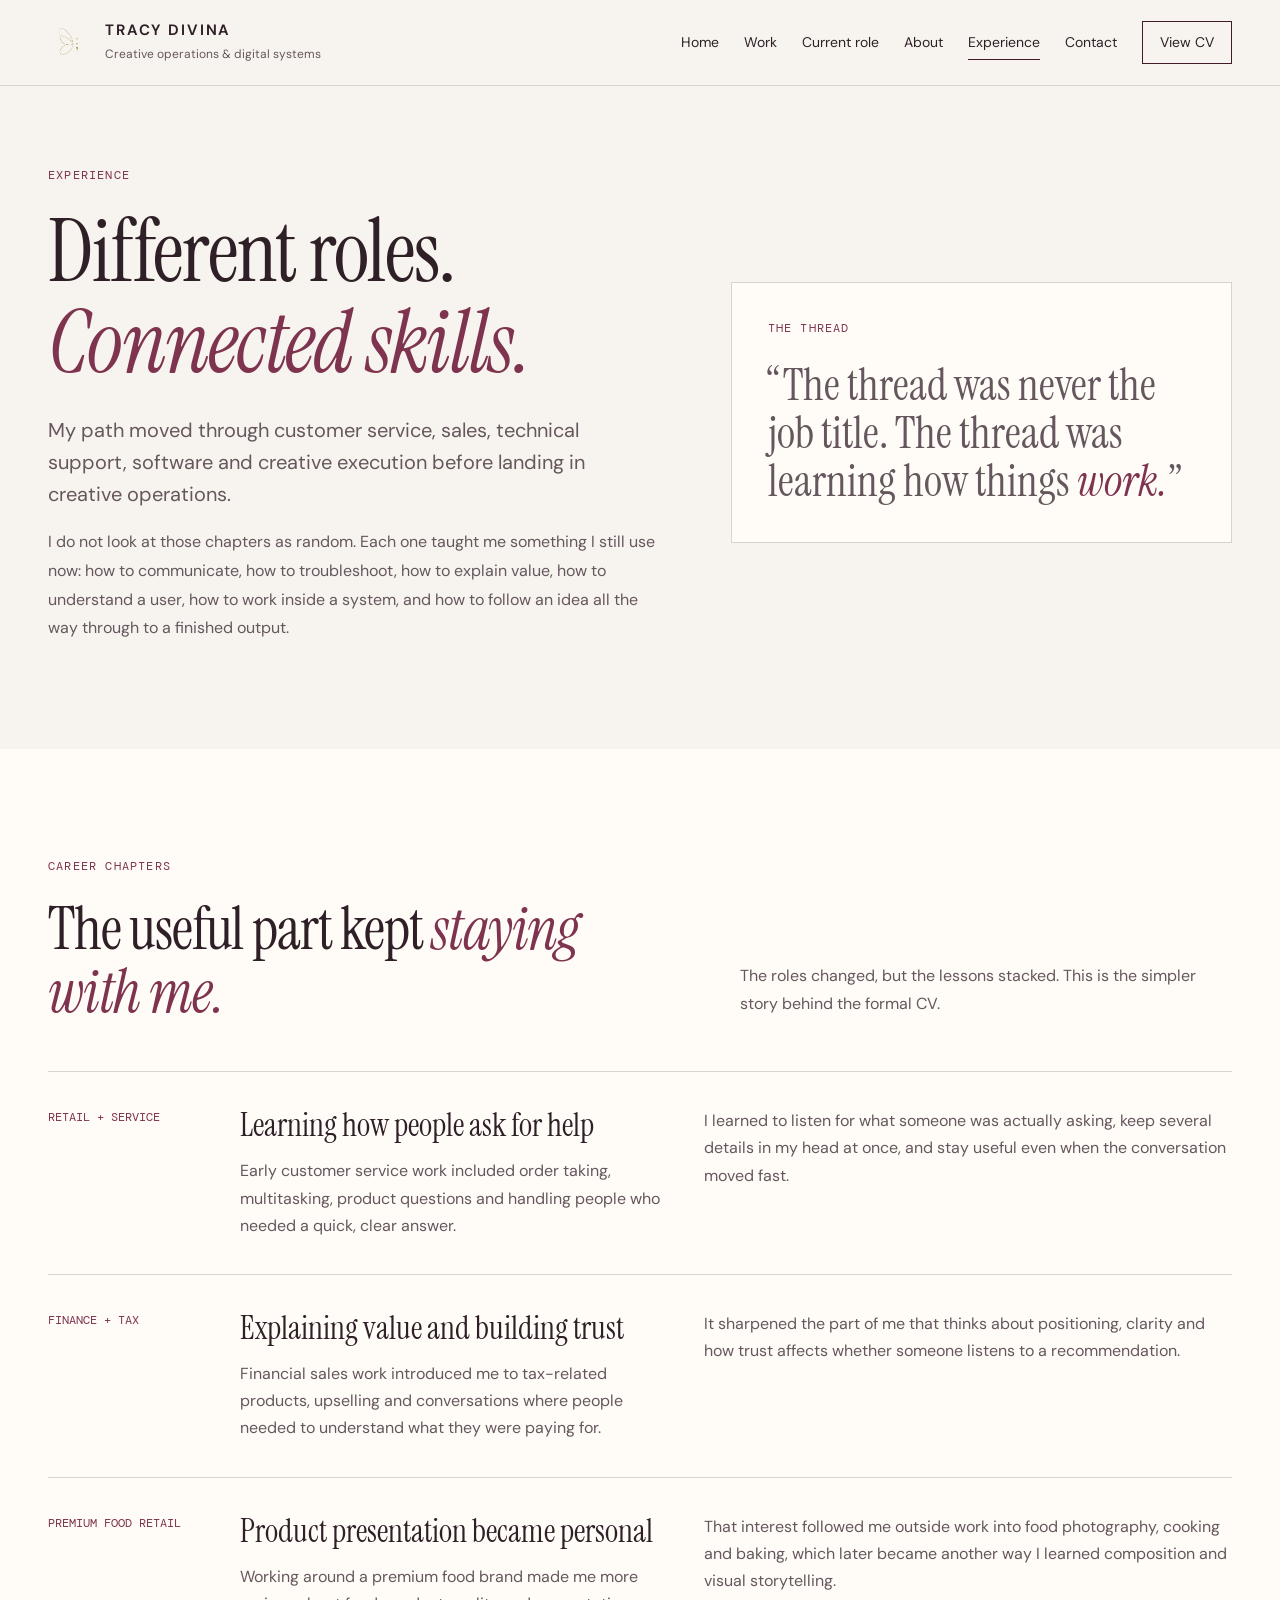
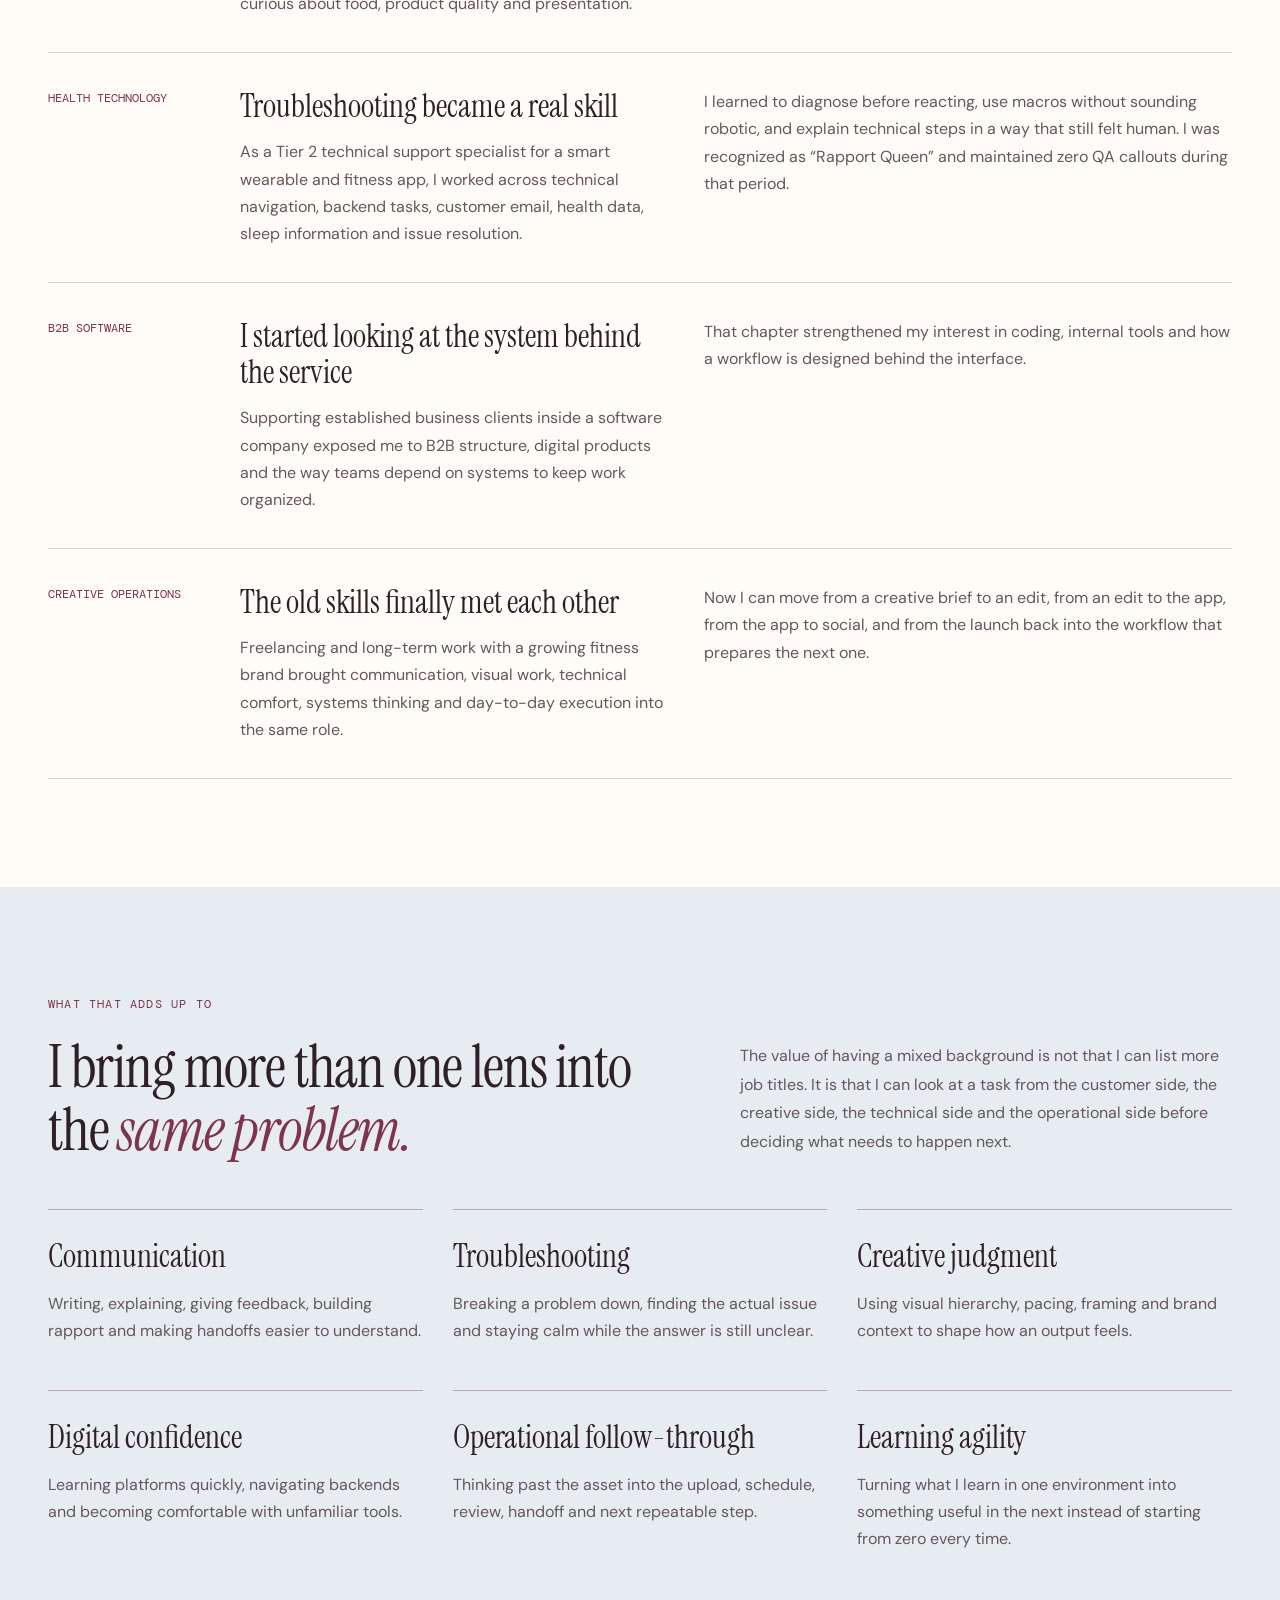
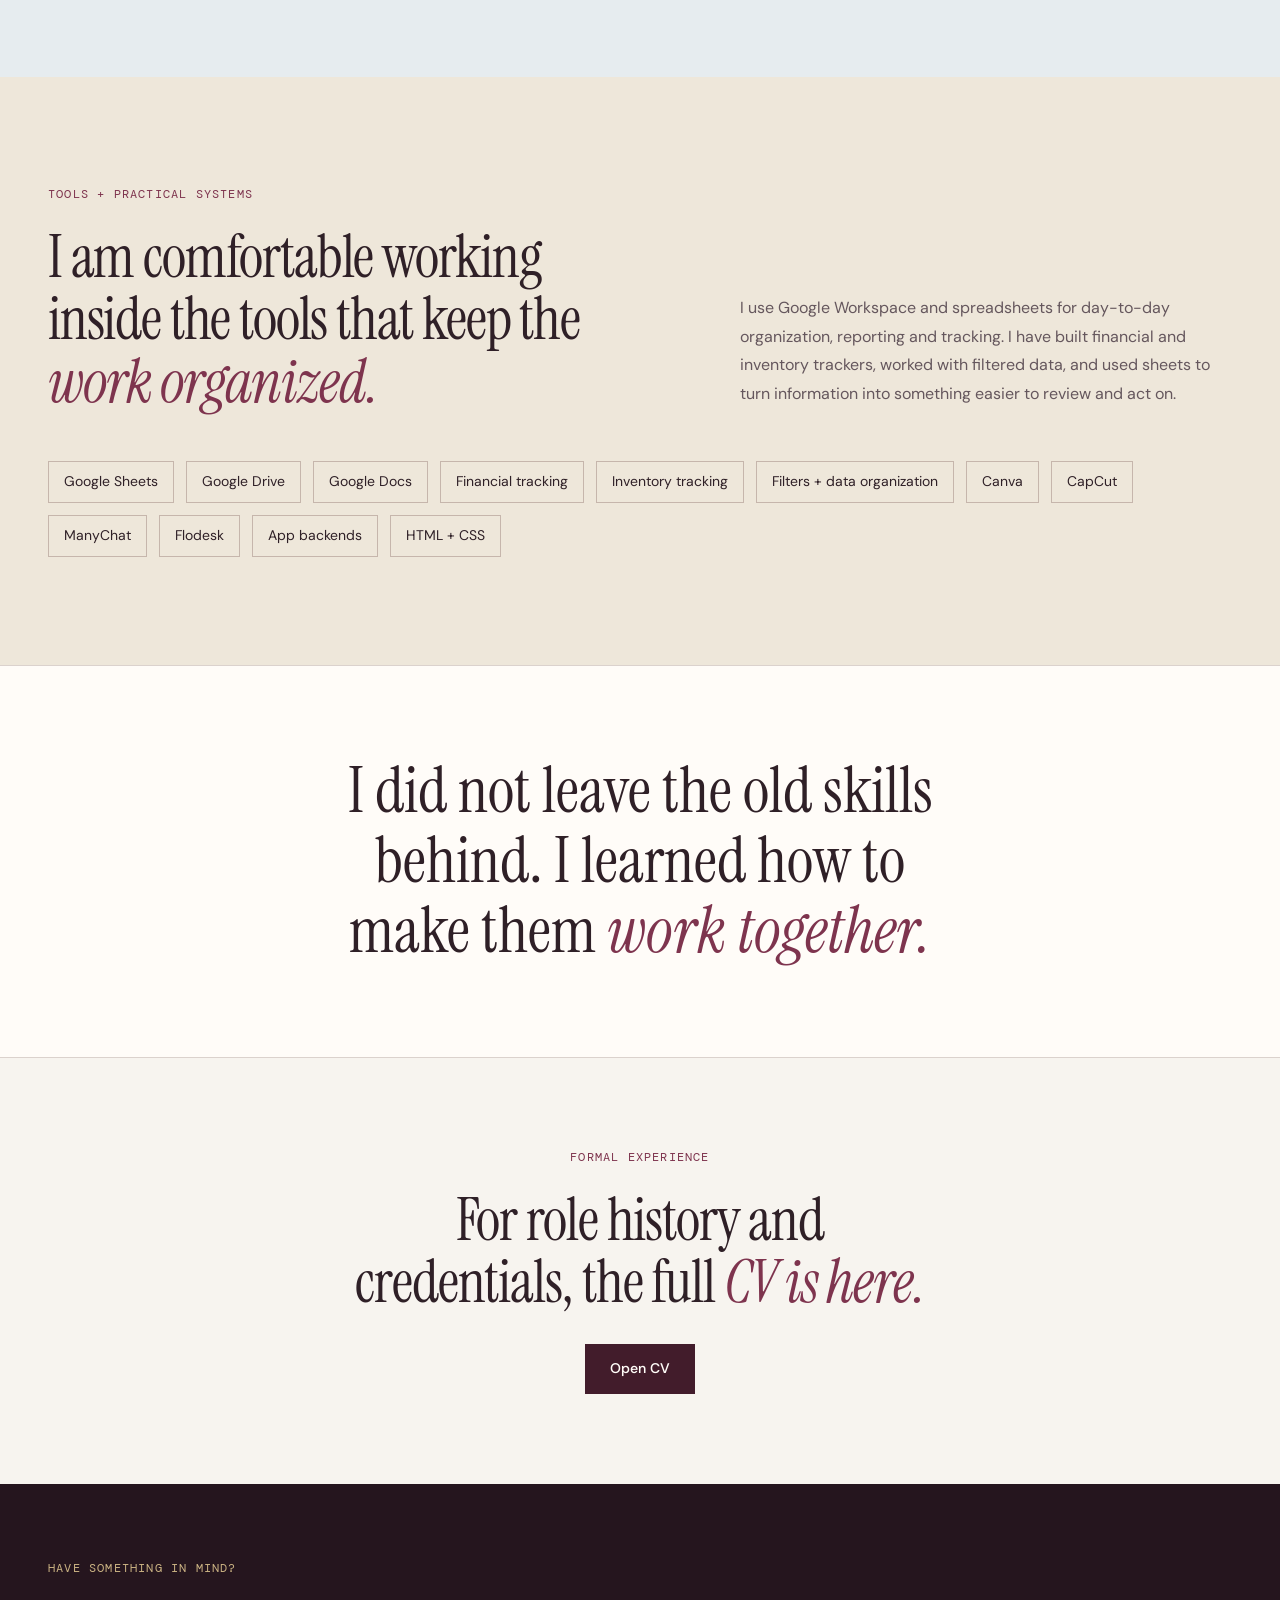
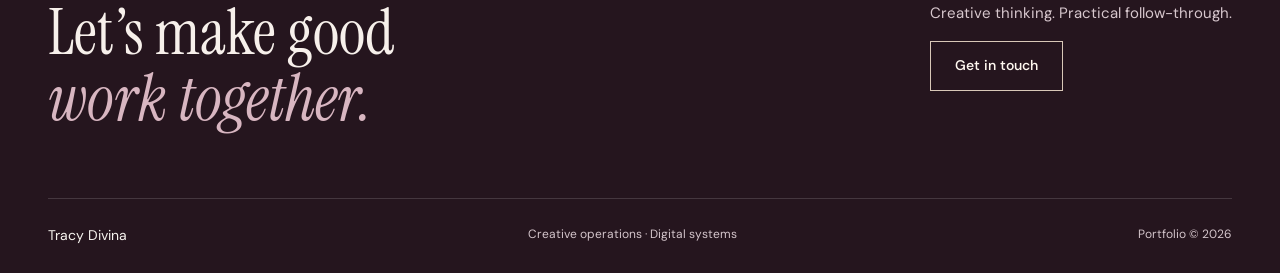
<file: pages/experience.html>
<!doctype html>
<html lang="en">
<head>
  <meta charset="utf-8">
  <meta name="viewport" content="width=device-width,initial-scale=1">
  <meta name="description" content="Tracy's professional experience across customer service, sales, technical support, software and creative operations.">
  <title>Experience | Tracy</title>
  <link rel="stylesheet" href="../style.css">
<meta name="theme-color" content="#421c2b"><link rel="icon" href="../assets/images/primary-emblem.png"></head>
<body>
  
  <a class="skip-link" href="#main">Skip to content</a><header class="site-head"><div class="wrap nav"><a class="brand" href="../index.html" aria-label="Tracy Divina, home"><img loading="lazy" decoding="async" src="../assets/images/primary-emblem.png" alt="" width="48" height="48"><span><span class="brand-title">TRACY DIVINA</span><span class="brand-sub">Creative operations & digital systems</span></span></a><nav class="navlinks" id="navigation" aria-label="Main navigation"><a href="../index.html">Home</a><a href="../pages/work.html">Work</a><a href="../pages/savage.html">Current role</a><a href="../pages/about.html">About</a><a href="../pages/experience.html" aria-current="page" class="active">Experience</a><a href="../pages/contact.html">Contact</a><a class="cv" href="https://canva.link/fame-tracy-divina-cv" target="_blank" rel="noopener noreferrer">View CV</a></nav><button class="menu" data-menu aria-controls="navigation" aria-expanded="false">Menu</button></div></header>

  <main id="main">
    <section class="wrap hero compact">
      <div>
        <div class="eyebrow">Experience</div>
        <h1 class="display">Different roles.<br><em>Connected skills.</em></h1>
        <p class="lead">My path moved through customer service, sales, technical support, software and creative execution before landing in creative operations.</p>
        <p class="body">I do not look at those chapters as random. Each one taught me something I still use now: how to communicate, how to troubleshoot, how to explain value, how to understand a user, how to work inside a system, and how to follow an idea all the way through to a finished output.</p>
      </div>
      <div class="case-note">
        <div class="eyebrow">The thread</div>
        <p class="quote" style="font-size:48px;text-align:left;max-width:none">“The thread was never the job title. The thread was learning how things <em>work.</em>”</p>
      </div>
    </section>

    <section class="section bg-paper2">
      <div class="wrap">
        <div class="section-head"><div><div class="eyebrow">Career chapters</div><h2 class="title">The useful part kept <em>staying with me.</em></h2></div><p class="body">The roles changed, but the lessons stacked. This is the simpler story behind the formal CV.</p></div>
        <div class="timeline">
          <div class="timeline-row"><span class="date">Retail + service</span><div><h3>Learning how people ask for help</h3><p>Early customer service work included order taking, multitasking, product questions and handling people who needed a quick, clear answer.</p></div><p>I learned to listen for what someone was actually asking, keep several details in my head at once, and stay useful even when the conversation moved fast.</p></div>
          <div class="timeline-row"><span class="date">Finance + tax</span><div><h3>Explaining value and building trust</h3><p>Financial sales work introduced me to tax-related products, upselling and conversations where people needed to understand what they were paying for.</p></div><p>It sharpened the part of me that thinks about positioning, clarity and how trust affects whether someone listens to a recommendation.</p></div>
          <div class="timeline-row"><span class="date">Premium food retail</span><div><h3>Product presentation became personal</h3><p>Working around a premium food brand made me more curious about food, product quality and presentation.</p></div><p>That interest followed me outside work into food photography, cooking and baking, which later became another way I learned composition and visual storytelling.</p></div>
          <div class="timeline-row"><span class="date">Health technology</span><div><h3>Troubleshooting became a real skill</h3><p>As a Tier 2 technical support specialist for a smart wearable and fitness app, I worked across technical navigation, backend tasks, customer email, health data, sleep information and issue resolution.</p></div><p>I learned to diagnose before reacting, use macros without sounding robotic, and explain technical steps in a way that still felt human. I was recognized as “Rapport Queen” and maintained zero QA callouts during that period.</p></div>
          <div class="timeline-row"><span class="date">B2B software</span><div><h3>I started looking at the system behind the service</h3><p>Supporting established business clients inside a software company exposed me to B2B structure, digital products and the way teams depend on systems to keep work organized.</p></div><p>That chapter strengthened my interest in coding, internal tools and how a workflow is designed behind the interface.</p></div>
          <div class="timeline-row"><span class="date">Creative operations</span><div><h3>The old skills finally met each other</h3><p>Freelancing and long-term work with a growing fitness brand brought communication, visual work, technical comfort, systems thinking and day-to-day execution into the same role.</p></div><p>Now I can move from a creative brief to an edit, from an edit to the app, from the app to social, and from the launch back into the workflow that prepares the next one.</p></div>
        </div>
      </div>
    </section>

    <section class="section bg-blue">
      <div class="wrap">
        <div class="section-head"><div><div class="eyebrow">What that adds up to</div><h2 class="title">I bring more than one lens into the <em>same problem.</em></h2></div><p class="body">The value of having a mixed background is not that I can list more job titles. It is that I can look at a task from the customer side, the creative side, the technical side and the operational side before deciding what needs to happen next.</p></div>
        <div class="contact-grid">
          <article class="contact-card"><h3>Communication</h3><p>Writing, explaining, giving feedback, building rapport and making handoffs easier to understand.</p></article>
          <article class="contact-card"><h3>Troubleshooting</h3><p>Breaking a problem down, finding the actual issue and staying calm while the answer is still unclear.</p></article>
          <article class="contact-card"><h3>Creative judgment</h3><p>Using visual hierarchy, pacing, framing and brand context to shape how an output feels.</p></article>
          <article class="contact-card"><h3>Digital confidence</h3><p>Learning platforms quickly, navigating backends and becoming comfortable with unfamiliar tools.</p></article>
          <article class="contact-card"><h3>Operational follow-through</h3><p>Thinking past the asset into the upload, schedule, review, handoff and next repeatable step.</p></article>
          <article class="contact-card"><h3>Learning agility</h3><p>Turning what I learn in one environment into something useful in the next instead of starting from zero every time.</p></article>
        </div>
      </div>
    </section>

    <section class="section bg-yellow">
      <div class="wrap">
        <div class="section-head"><div><div class="eyebrow">Tools + practical systems</div><h2 class="title">I am comfortable working inside the tools that keep the <em>work organized.</em></h2></div><p class="body">I use Google Workspace and spreadsheets for day-to-day organization, reporting and tracking. I have built financial and inventory trackers, worked with filtered data, and used sheets to turn information into something easier to review and act on.</p></div>
        <div class="pill-row"><span class="pill">Google Sheets</span><span class="pill">Google Drive</span><span class="pill">Google Docs</span><span class="pill">Financial tracking</span><span class="pill">Inventory tracking</span><span class="pill">Filters + data organization</span><span class="pill">Canva</span><span class="pill">CapCut</span><span class="pill">ManyChat</span><span class="pill">Flodesk</span><span class="pill">App backends</span><span class="pill">HTML + CSS</span></div>
      </div>
    </section>

    <section class="quote-band"><div class="wrap"><p class="quote">I did not leave the old skills behind. I learned how to make them <em>work together.</em></p></div></section>

    <section class="cta"><div class="wrap"><div class="eyebrow" style="justify-content:center">Formal experience</div><h2 class="title" style="max-width:none">For role history and credentials, the full <em>CV is here.</em></h2><a class="btn fill" href="https://canva.link/fame-tracy-divina-cv" target="_blank" rel="noreferrer">Open CV</a></div></section>
  </main>

  <footer class="footer"><div class="wrap footer-top"><div><p class="eyebrow">Have something in mind?</p><h2>Let’s make good<br><em>work together.</em></h2></div><div><p>Creative thinking. Practical follow-through.</p><a class="btn light" href="../pages/contact.html">Get in touch</a></div></div><div class="wrap footer-inner"><a href="../index.html">Tracy Divina</a><span>Creative operations · Digital systems</span><span>Portfolio © 2026</span></div></footer><div class="lightbox" role="dialog" aria-modal="true" aria-label="Work sample preview" hidden><button aria-label="Close preview">Close ×</button><img loading="lazy" decoding="async" alt="Expanded preview"></div><script src="../site.js"></script>
</body></html>
</file>
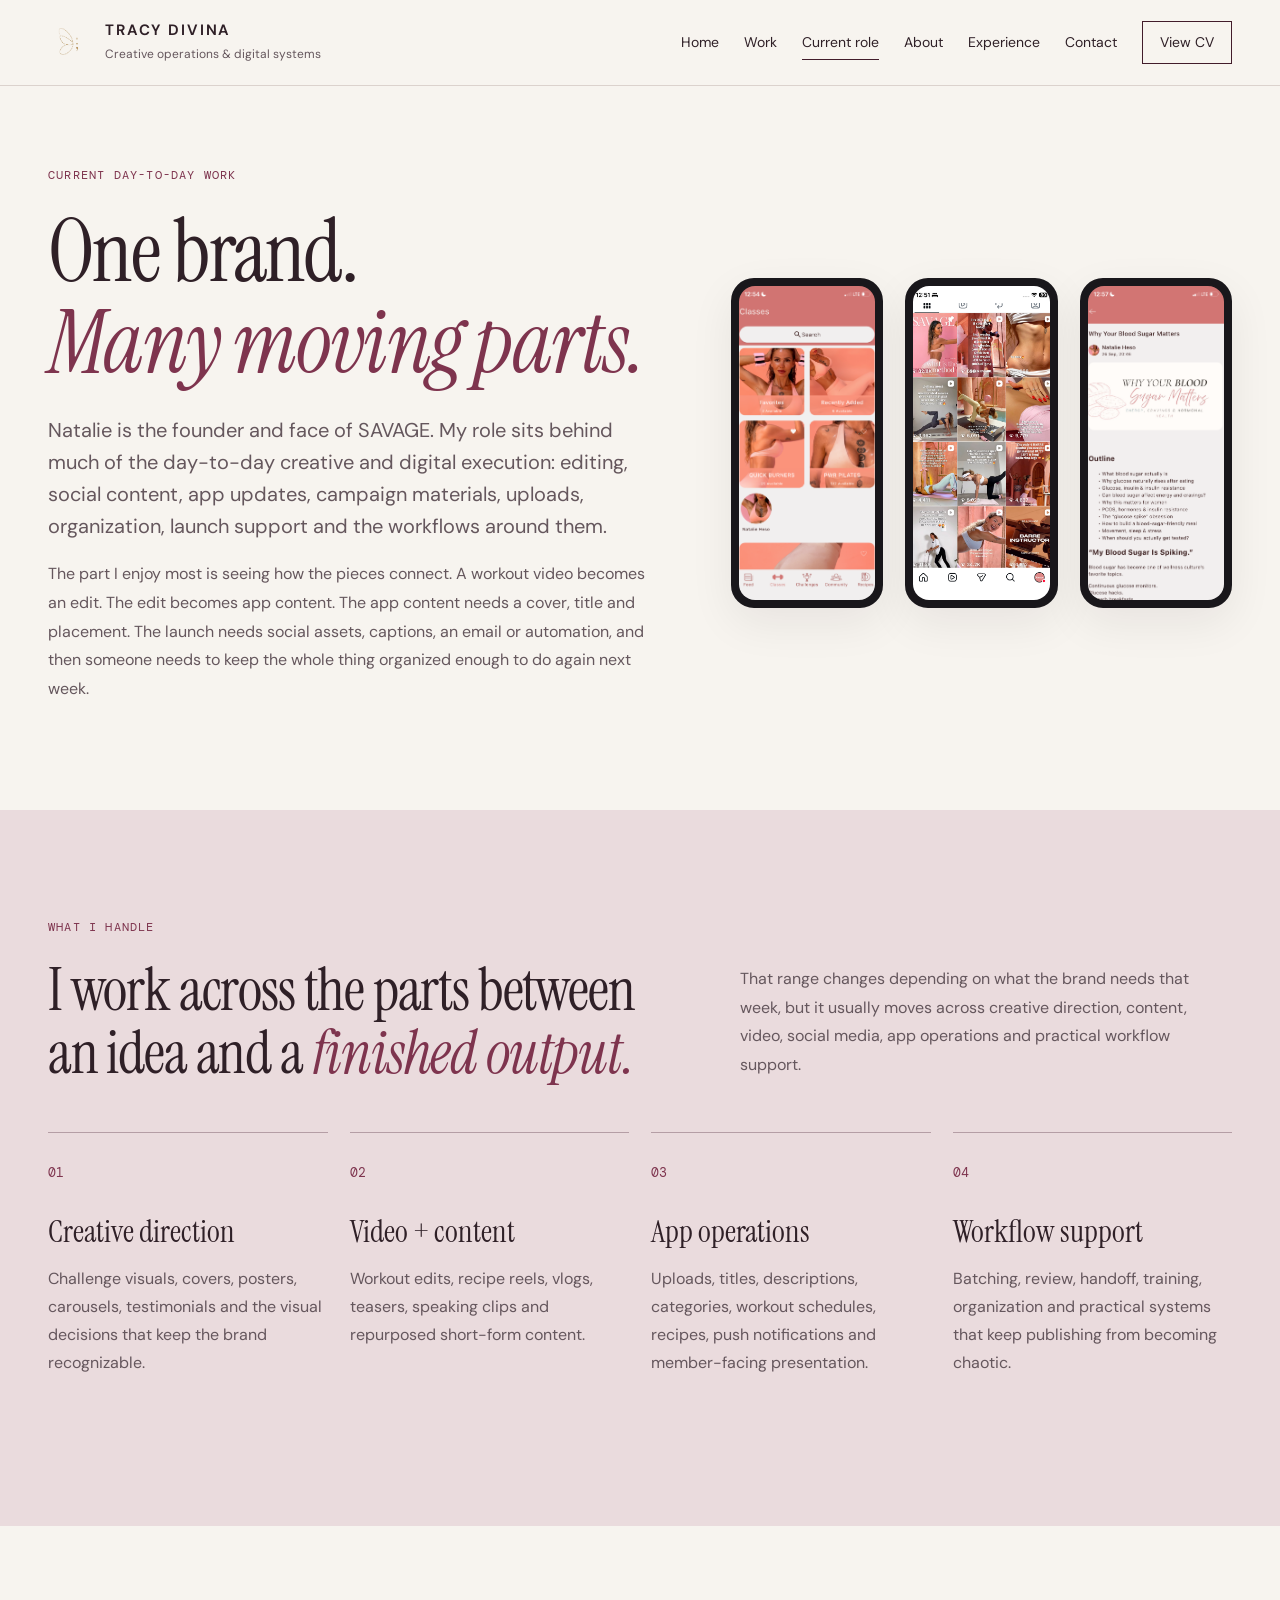
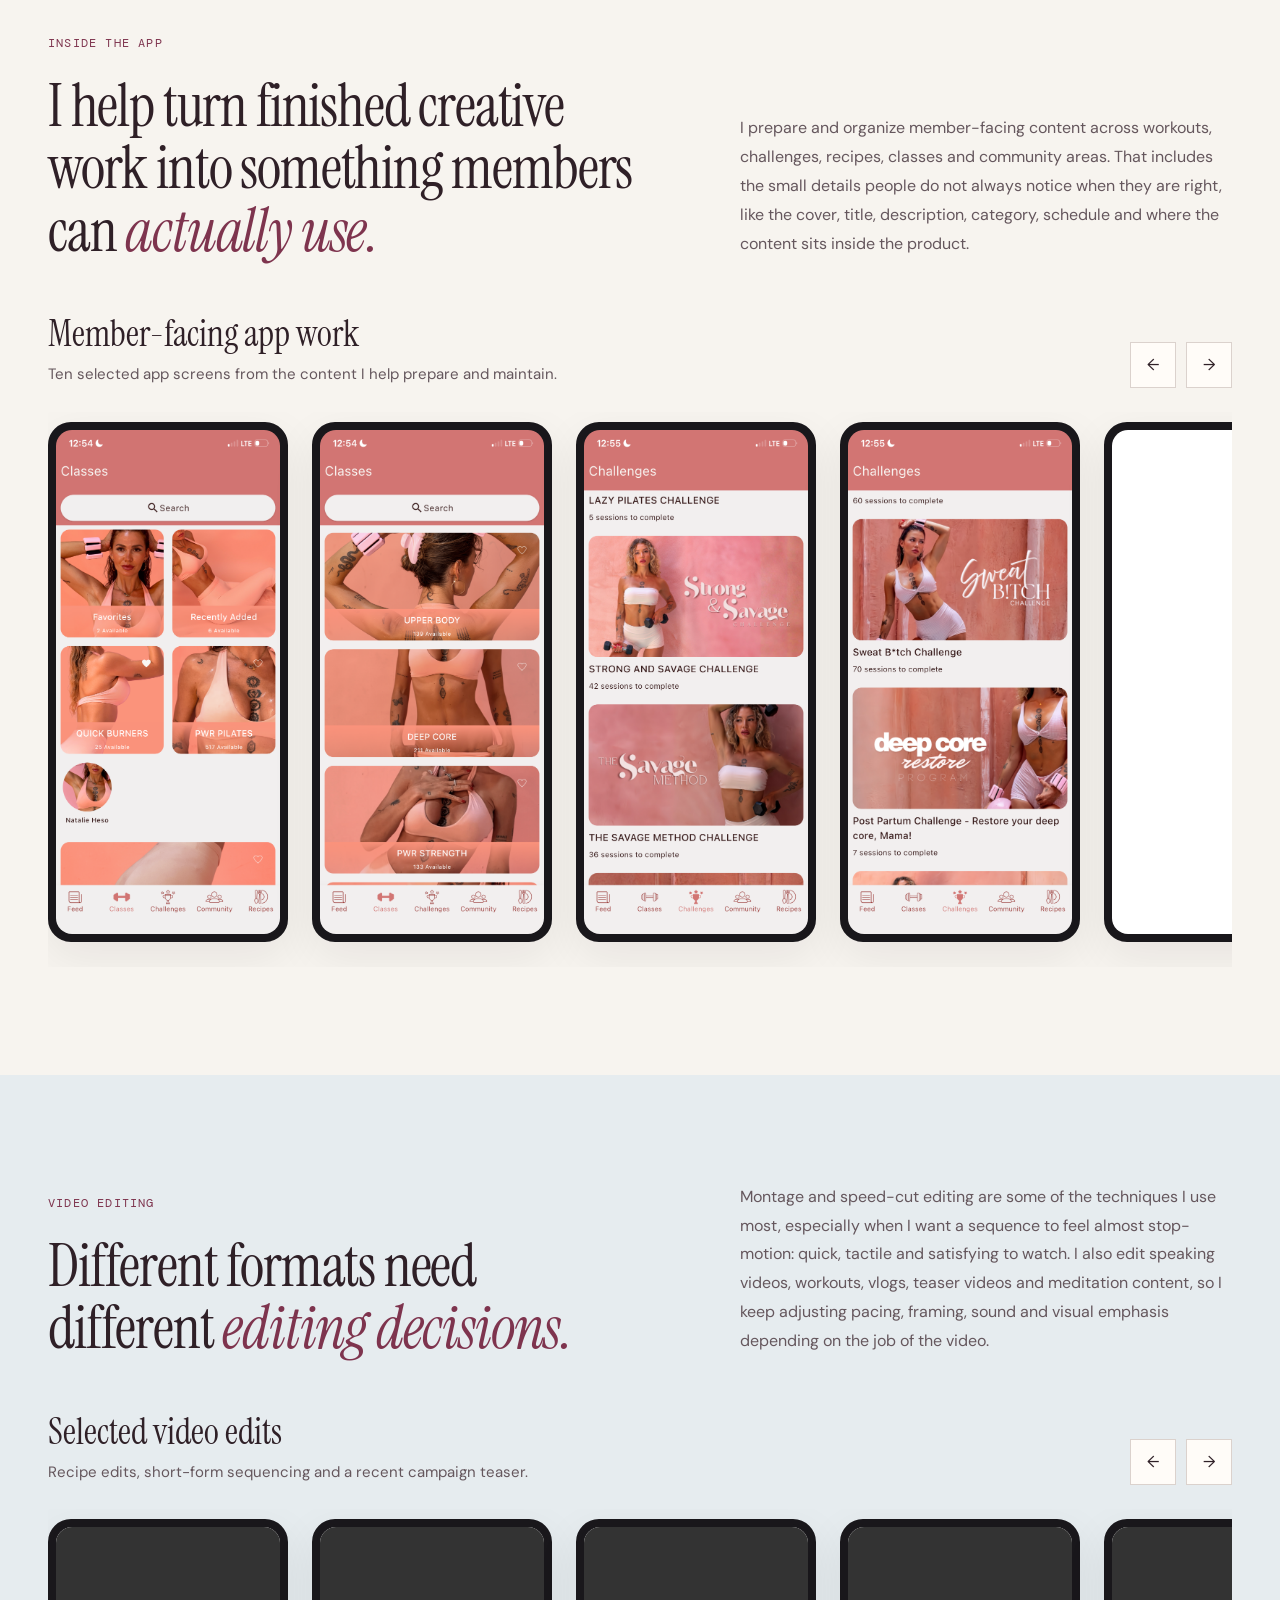
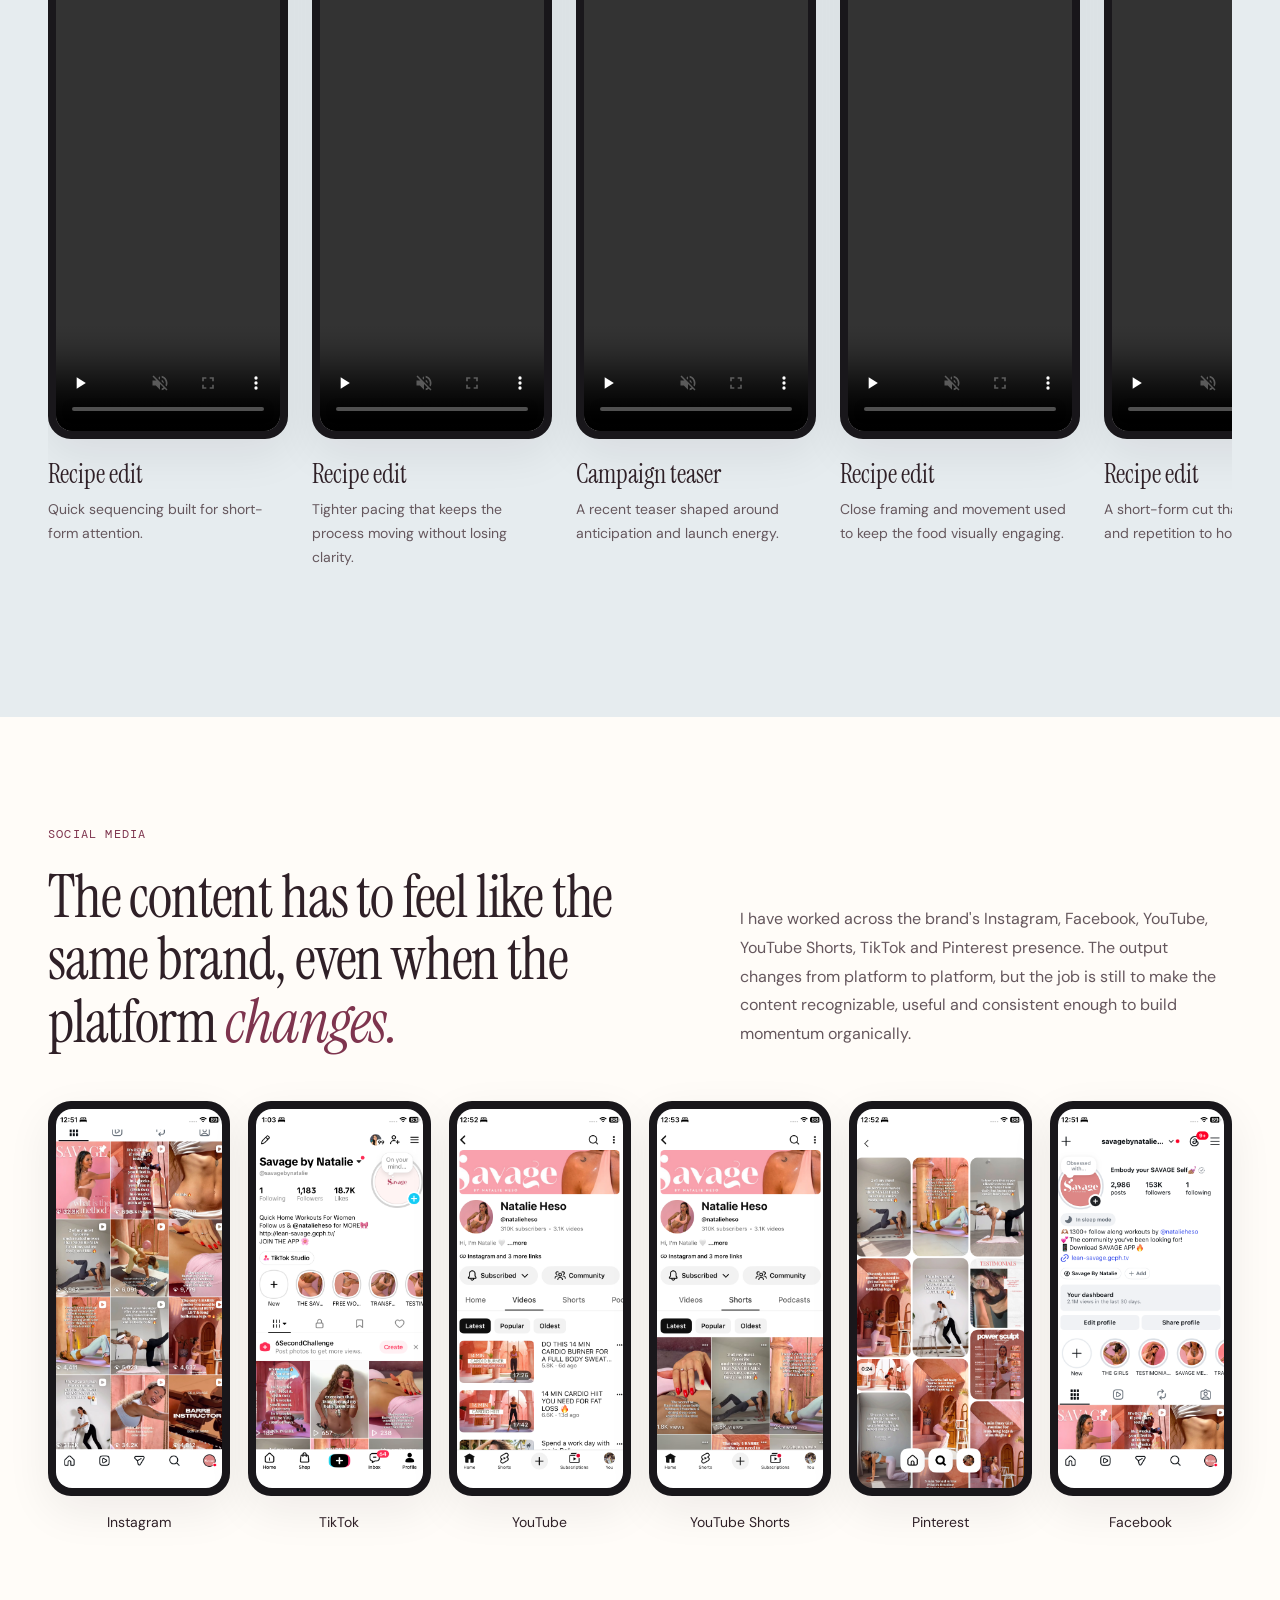
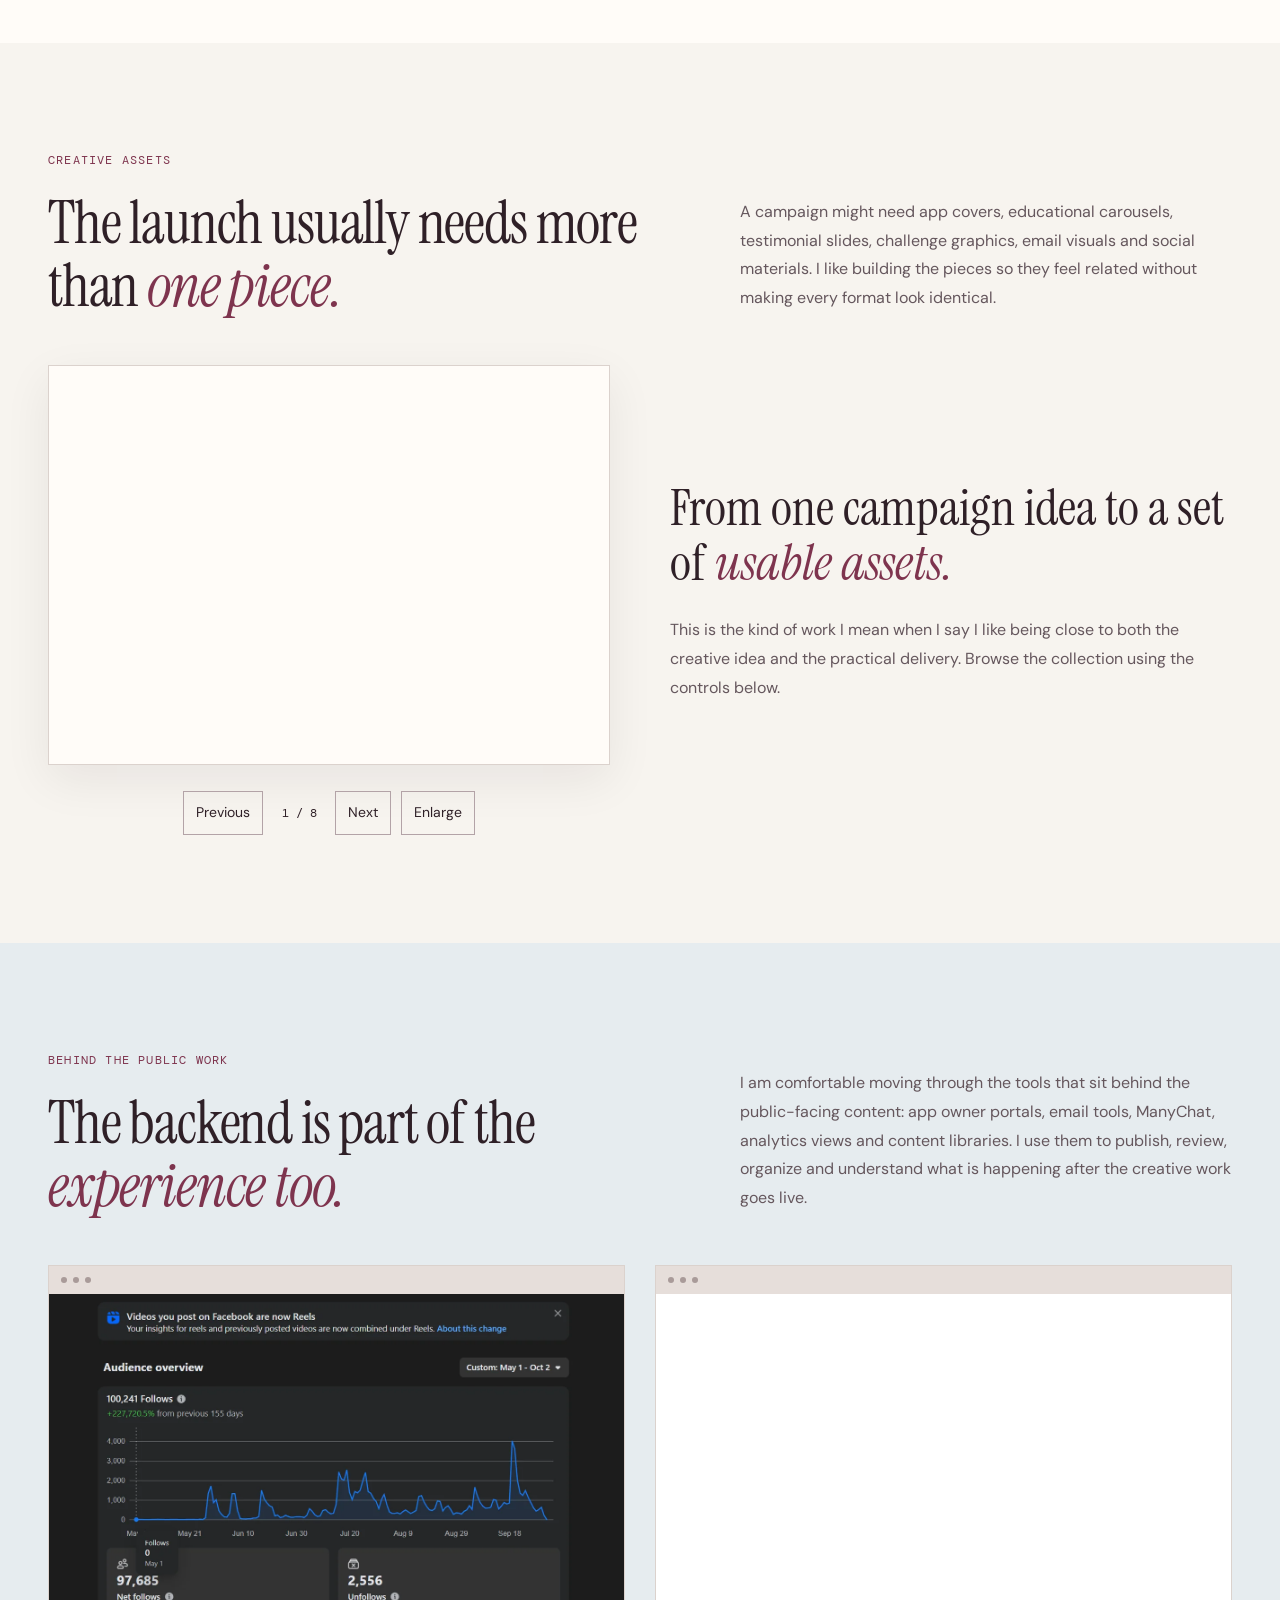
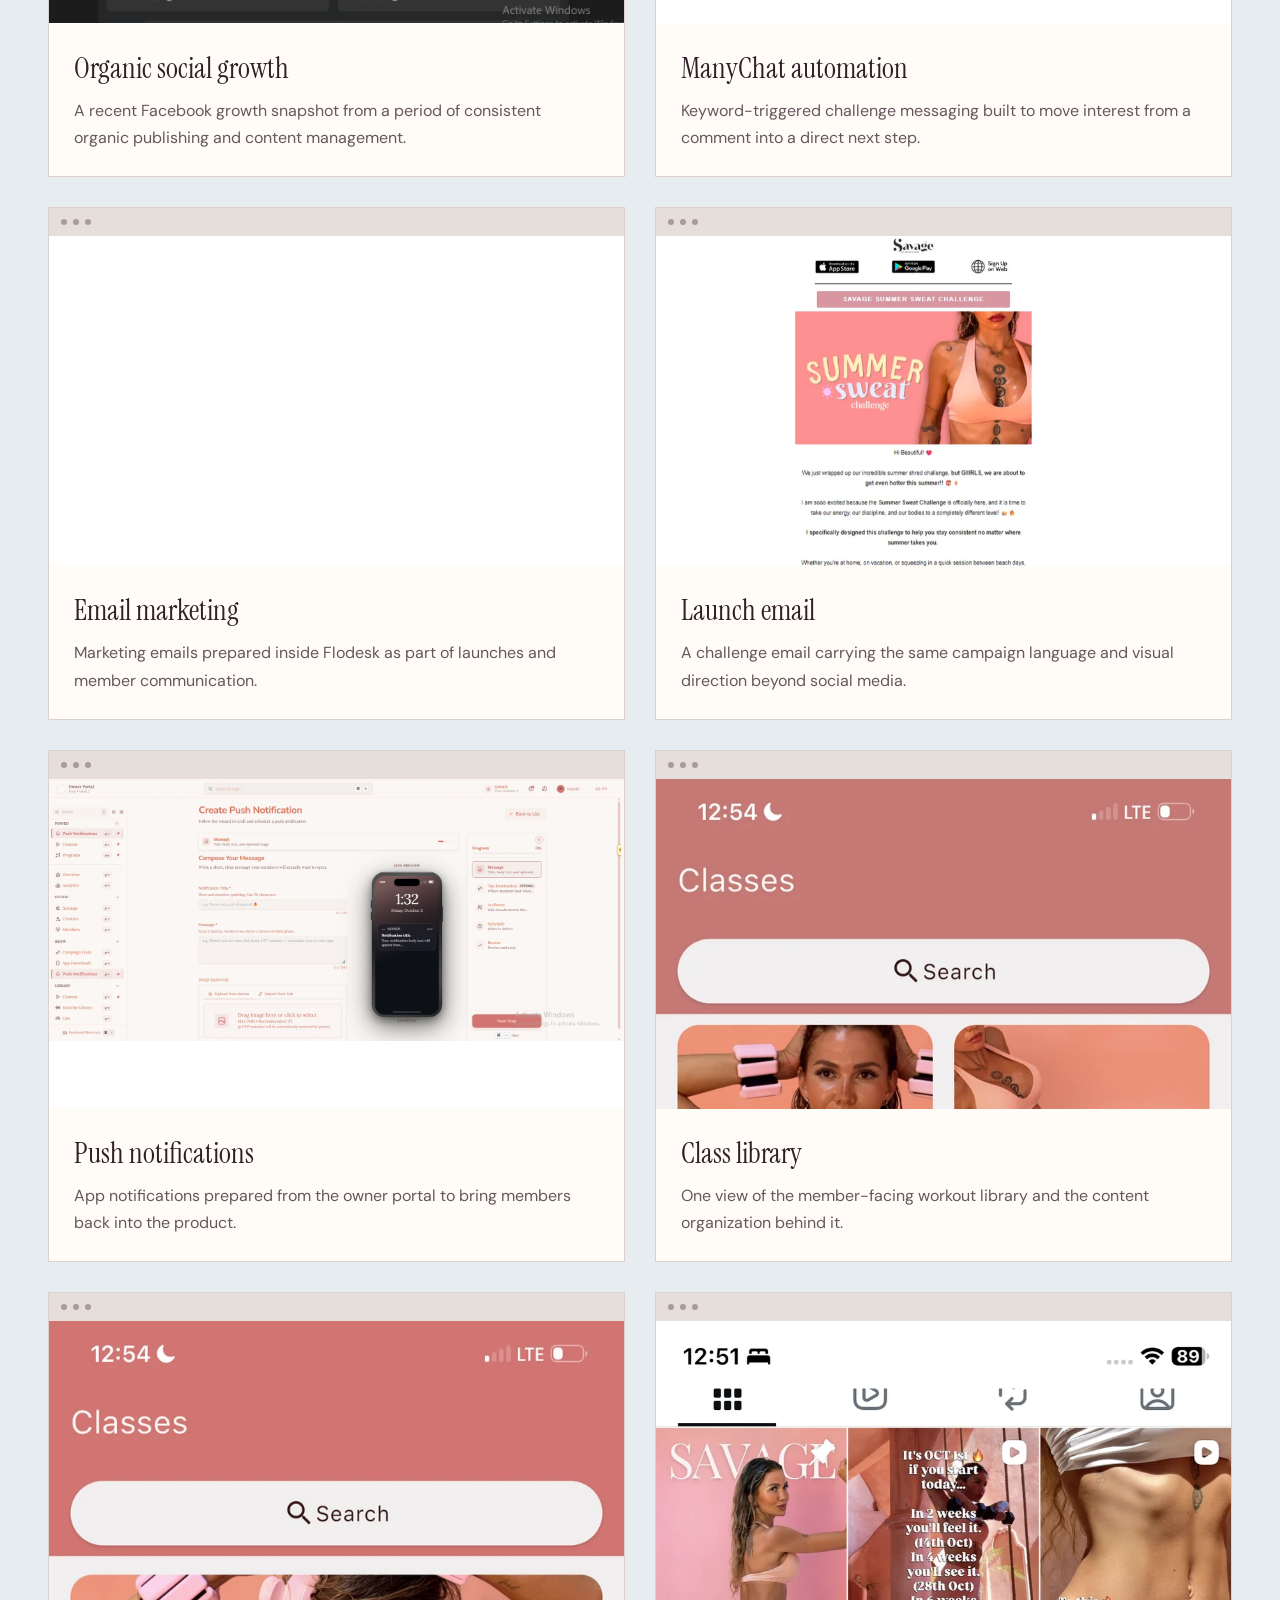
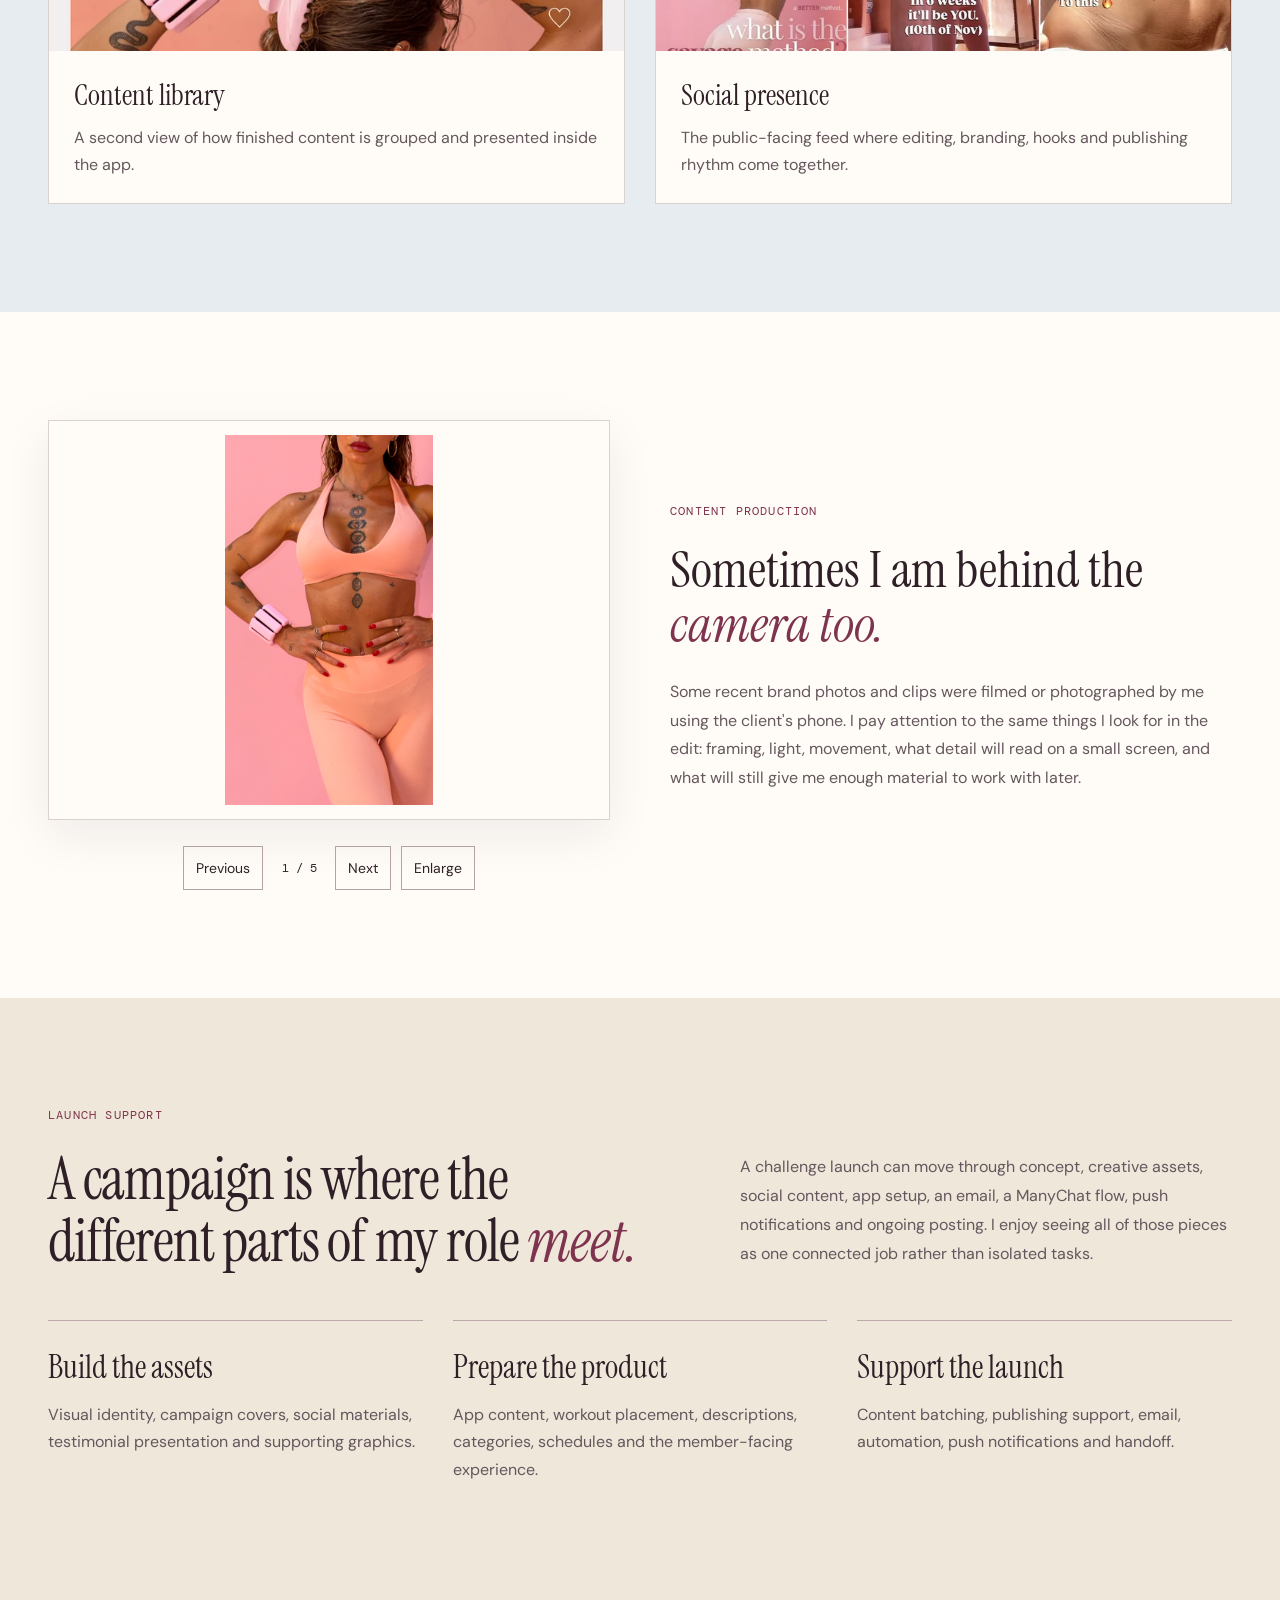
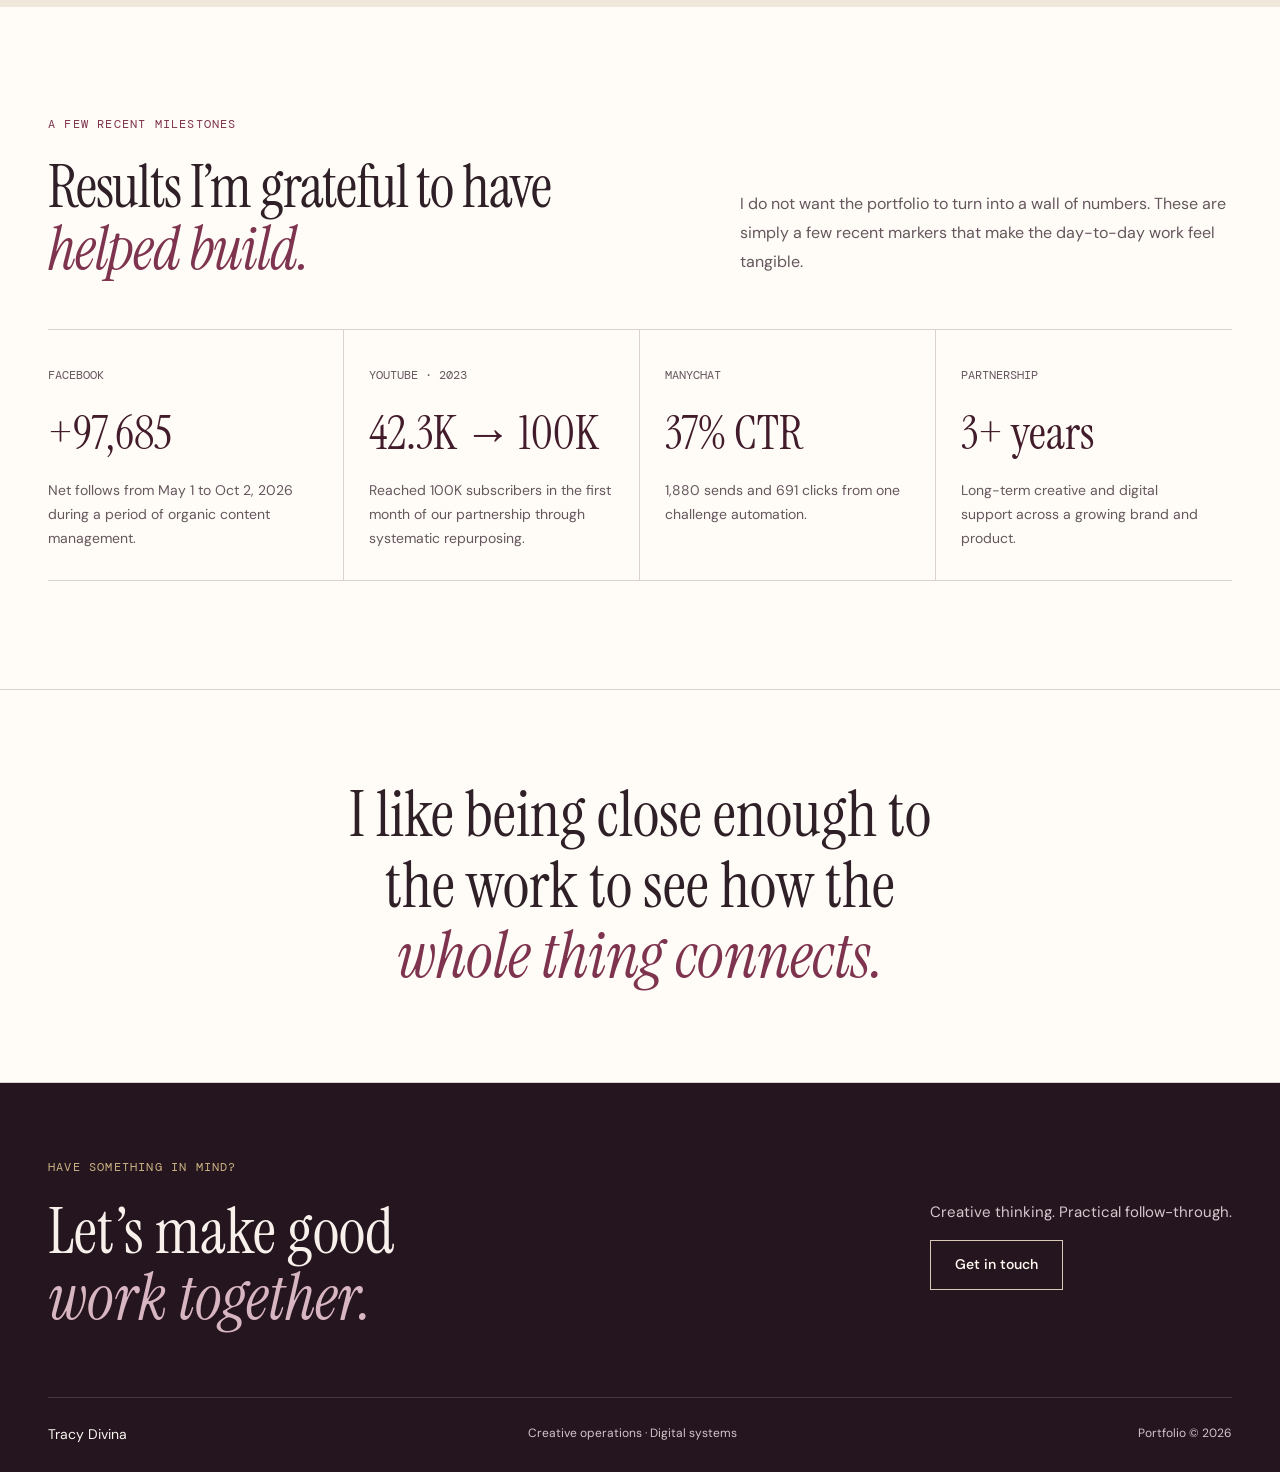
<file: pages/savage.html>
<!doctype html><html lang="en"><head><meta charset="utf-8"><meta name="viewport" content="width=device-width,initial-scale=1"><meta name="description" content="Current role case study showing Tracy's work across SAVAGE by Natalie Heso: content, video, app operations, social media, creative assets and workflow support."><title>Current Role | Tracy</title><link rel="stylesheet" href="../style.css"><meta name="theme-color" content="#421c2b"><link rel="icon" href="../assets/images/primary-emblem.png"></head><body>

<a class="skip-link" href="#main">Skip to content</a><header class="site-head"><div class="wrap nav"><a class="brand" href="../index.html" aria-label="Tracy Divina, home"><img loading="lazy" decoding="async" src="../assets/images/primary-emblem.png" alt="" width="48" height="48"><span><span class="brand-title">TRACY DIVINA</span><span class="brand-sub">Creative operations & digital systems</span></span></a><nav class="navlinks" id="navigation" aria-label="Main navigation"><a href="../index.html">Home</a><a href="../pages/work.html">Work</a><a href="../pages/savage.html" aria-current="page" class="active">Current role</a><a href="../pages/about.html">About</a><a href="../pages/experience.html">Experience</a><a href="../pages/contact.html">Contact</a><a class="cv" href="https://canva.link/fame-tracy-divina-cv" target="_blank" rel="noopener noreferrer">View CV</a></nav><button class="menu" data-menu aria-controls="navigation" aria-expanded="false">Menu</button></div></header><main id="main">
<section class="wrap hero compact"><div><div class="eyebrow">Current day-to-day work</div><h1 class="display">One brand.<br><em>Many moving parts.</em></h1><p class="lead">Natalie is the founder and face of SAVAGE. My role sits behind much of the day-to-day creative and digital execution: editing, social content, app updates, campaign materials, uploads, organization, launch support and the workflows around them.</p><p class="body">The part I enjoy most is seeing how the pieces connect. A workout video becomes an edit. The edit becomes app content. The app content needs a cover, title and placement. The launch needs social assets, captions, an email or automation, and then someone needs to keep the whole thing organized enough to do again next week.</p></div><div class="phone-row"><article class="phone-card"><div class="phone"><div class="phone-screen"><img loading="lazy" decoding="async" src="../assets/app/app-01.png" alt="SAVAGE app"></div></div></article><article class="phone-card center"><div class="phone"><div class="phone-screen"><img loading="lazy" decoding="async" src="../assets/social/social-instagram.png" alt="SAVAGE Instagram"></div></div></article><article class="phone-card"><div class="phone"><div class="phone-screen"><img loading="lazy" decoding="async" src="../assets/app/app-09.png" alt="SAVAGE workout library"></div></div></article></div></section>

<section class="section bg-salmon"><div class="wrap"><div class="section-head"><div><div class="eyebrow">What I handle</div><h2 class="title">I work across the parts between an idea and a <em>finished output.</em></h2></div><p class="body">That range changes depending on what the brand needs that week, but it usually moves across creative direction, content, video, social media, app operations and practical workflow support.</p></div><div class="four-grid"><article class="info-card"><span class="n">01</span><h3>Creative direction</h3><p>Challenge visuals, covers, posters, carousels, testimonials and the visual decisions that keep the brand recognizable.</p></article><article class="info-card"><span class="n">02</span><h3>Video + content</h3><p>Workout edits, recipe reels, vlogs, teasers, speaking clips and repurposed short-form content.</p></article><article class="info-card"><span class="n">03</span><h3>App operations</h3><p>Uploads, titles, descriptions, categories, workout schedules, recipes, push notifications and member-facing presentation.</p></article><article class="info-card"><span class="n">04</span><h3>Workflow support</h3><p>Batching, review, handoff, training, organization and practical systems that keep publishing from becoming chaotic.</p></article></div></div></section>

<section class="section"><div class="wrap"><div class="section-head"><div><div class="eyebrow">Inside the app</div><h2 class="title">I help turn finished creative work into something members can <em>actually use.</em></h2></div><p class="body">I prepare and organize member-facing content across workouts, challenges, recipes, classes and community areas. That includes the small details people do not always notice when they are right, like the cover, title, description, category, schedule and where the content sits inside the product.</p></div><div class="rail-head"><div><h3>Member-facing app work</h3><p>Ten selected app screens from the content I help prepare and maintain.</p></div><div class="rail-buttons"><button data-rail="appRail" data-dir="prev">←</button><button data-rail="appRail" data-dir="next">→</button></div></div><div class="rail" id="appRail"><article class="phone-card"><div class="phone"><div class="phone-screen"><img loading="lazy" decoding="async" class="zoom" src="../assets/app/app-01.png" alt="Member-facing app content"></div></div></article>
<article class="phone-card"><div class="phone"><div class="phone-screen"><img loading="lazy" decoding="async" class="zoom" src="../assets/app/app-02.png" alt="Member-facing app content"></div></div></article>
<article class="phone-card"><div class="phone"><div class="phone-screen"><img loading="lazy" decoding="async" class="zoom" src="../assets/app/app-03.png" alt="Member-facing app content"></div></div></article>
<article class="phone-card"><div class="phone"><div class="phone-screen"><img loading="lazy" decoding="async" class="zoom" src="../assets/app/app-04.png" alt="Member-facing app content"></div></div></article>
<article class="phone-card"><div class="phone"><div class="phone-screen"><img loading="lazy" decoding="async" class="zoom" src="../assets/app/app-05.png" alt="Member-facing app content"></div></div></article>
<article class="phone-card"><div class="phone"><div class="phone-screen"><img loading="lazy" decoding="async" class="zoom" src="../assets/app/app-06.png" alt="Member-facing app content"></div></div></article>
<article class="phone-card"><div class="phone"><div class="phone-screen"><img loading="lazy" decoding="async" class="zoom" src="../assets/app/app-07.png" alt="Member-facing app content"></div></div></article>
<article class="phone-card"><div class="phone"><div class="phone-screen"><img loading="lazy" decoding="async" class="zoom" src="../assets/app/app-08.png" alt="Member-facing app content"></div></div></article>
<article class="phone-card"><div class="phone"><div class="phone-screen"><img loading="lazy" decoding="async" class="zoom" src="../assets/app/app-09.png" alt="Member-facing app content"></div></div></article>
<article class="phone-card"><div class="phone"><div class="phone-screen"><img loading="lazy" decoding="async" class="zoom" src="../assets/app/app-10.png" alt="Member-facing app content"></div></div></article></div></div></section>

<section class="section bg-blue" id="video"><div class="wrap"><div class="section-head"><div><div class="eyebrow">Video editing</div><h2 class="title">Different formats need different <em>editing decisions.</em></h2></div><p class="body">Montage and speed-cut editing are some of the techniques I use most, especially when I want a sequence to feel almost stop-motion: quick, tactile and satisfying to watch. I also edit speaking videos, workouts, vlogs, teaser videos and meditation content, so I keep adjusting pacing, framing, sound and visual emphasis depending on the job of the video.</p></div><div class="rail-head"><div><h3>Selected video edits</h3><p>Recipe edits, short-form sequencing and a recent campaign teaser.</p></div><div class="rail-buttons"><button data-rail="videoRail" data-dir="prev">←</button><button data-rail="videoRail" data-dir="next">→</button></div></div><div class="rail" id="videoRail"><article class="phone-card"><div class="phone"><div class="phone-screen"><video preload="none" src="../assets/video/video-01.mp4" controls muted loop playsinline></video></div></div><h4>Recipe edit</h4><p>Quick sequencing built for short-form attention.</p></article>
<article class="phone-card"><div class="phone"><div class="phone-screen"><video preload="none" src="../assets/video/video-02.mp4" controls muted loop playsinline></video></div></div><h4>Recipe edit</h4><p>Tighter pacing that keeps the process moving without losing clarity.</p></article>
<article class="phone-card"><div class="phone"><div class="phone-screen"><video preload="none" src="../assets/video/campaign-teaser.mp4" controls muted loop playsinline></video></div></div><h4>Campaign teaser</h4><p>A recent teaser shaped around anticipation and launch energy.</p></article>
<article class="phone-card"><div class="phone"><div class="phone-screen"><video preload="none" src="../assets/video/video-03.mp4" controls muted loop playsinline></video></div></div><h4>Recipe edit</h4><p>Close framing and movement used to keep the food visually engaging.</p></article>
<article class="phone-card"><div class="phone"><div class="phone-screen"><video preload="none" src="../assets/video/video-04.mp4" controls muted loop playsinline></video></div></div><h4>Recipe edit</h4><p>A short-form cut that uses speed and repetition to hold attention.</p></article>
<article class="phone-card"><div class="phone"><div class="phone-screen"><video preload="none" src="../assets/video/video-05.mp4" controls muted loop playsinline></video></div></div><h4>Recipe edit</h4><p>Another recipe sequence built around tactile detail and rhythm.</p></article>
<article class="phone-card"><div class="phone"><div class="phone-screen"><video preload="none" src="../assets/video/video-06.mp4" controls muted loop playsinline></video></div></div><h4>Recipe edit</h4><p>A simple social-first edit that lets the process itself become the hook.</p></article></div></div></section>

<section class="section bg-paper2"><div class="wrap"><div class="section-head"><div><div class="eyebrow">Social media</div><h2 class="title">The content has to feel like the same brand, even when the platform <em>changes.</em></h2></div><p class="body">I have worked across the brand's Instagram, Facebook, YouTube, YouTube Shorts, TikTok and Pinterest presence. The output changes from platform to platform, but the job is still to make the content recognizable, useful and consistent enough to build momentum organically.</p></div><div class="social-row"><article><div class="phone"><div class="phone-screen"><img loading="lazy" decoding="async" class="zoom" src="../assets/social/social-instagram.png" alt="Instagram page"></div></div><div class="social-label">Instagram</div></article>
<article><div class="phone"><div class="phone-screen"><img loading="lazy" decoding="async" class="zoom" src="../assets/social/social-tiktok.png" alt="TikTok page"></div></div><div class="social-label">TikTok</div></article>
<article><div class="phone"><div class="phone-screen"><img loading="lazy" decoding="async" class="zoom" src="../assets/social/social-youtube.png" alt="YouTube page"></div></div><div class="social-label">YouTube</div></article>
<article><div class="phone"><div class="phone-screen"><img loading="lazy" decoding="async" class="zoom" src="../assets/social/social-youtube-shorts.png" alt="YouTube Shorts page"></div></div><div class="social-label">YouTube Shorts</div></article>
<article><div class="phone"><div class="phone-screen"><img loading="lazy" decoding="async" class="zoom" src="../assets/social/social-pinterest.png" alt="Pinterest page"></div></div><div class="social-label">Pinterest</div></article>
<article><div class="phone"><div class="phone-screen"><img loading="lazy" decoding="async" class="zoom" src="../assets/social/social-facebook.png" alt="Facebook page"></div></div><div class="social-label">Facebook</div></article></div></div></section>

<section id="creative" class="section"><div class="wrap"><div class="section-head"><div><div class="eyebrow">Creative assets</div><h2 class="title">The launch usually needs more than <em>one piece.</em></h2></div><p class="body">A campaign might need app covers, educational carousels, testimonial slides, challenge graphics, email visuals and social materials. I like building the pieces so they feel related without making every format look identical.</p></div><div class="flipbook"><div class="flip-shell" data-flipbook><div class="flip-page"><img loading="lazy" decoding="async" class="zoom" src="../assets/design/design-01.png" alt="Creative work sample"></div>
<div class="flip-page"><img loading="lazy" decoding="async" class="zoom" src="../assets/design/design-02.png" alt="Creative work sample"></div>
<div class="flip-page"><img loading="lazy" decoding="async" class="zoom" src="../assets/design/design-03.png" alt="Creative work sample"></div>
<div class="flip-page"><img loading="lazy" decoding="async" class="zoom" src="../assets/design/design-04.png" alt="Creative work sample"></div>
<div class="flip-page"><img loading="lazy" decoding="async" class="zoom" src="../assets/design/design-05.png" alt="Creative work sample"></div>
<div class="flip-page"><img loading="lazy" decoding="async" class="zoom" src="../assets/design/design-06.png" alt="Creative work sample"></div>
<div class="flip-page"><img loading="lazy" decoding="async" class="zoom" src="../assets/design/design-07.png" alt="Creative work sample"></div>
<div class="flip-page"><img loading="lazy" decoding="async" class="zoom" src="../assets/design/design-08.png" alt="Creative work sample"></div></div><div class="flip-copy"><h3>From one campaign idea to a set of <em>usable assets.</em></h3><p class="body">This is the kind of work I mean when I say I like being close to both the creative idea and the practical delivery. Browse the collection using the controls below.</p></div></div></div></section>

<section class="section bg-blue" id="operations"><div class="wrap"><div class="section-head"><div><div class="eyebrow">Behind the public work</div><h2 class="title">The backend is part of the <em>experience too.</em></h2></div><p class="body">I am comfortable moving through the tools that sit behind the public-facing content: app owner portals, email tools, ManyChat, analytics views and content libraries. I use them to publish, review, organize and understand what is happening after the creative work goes live.</p></div><div class="desktop-grid"><article class="desktop-card"><div class="windowbar"><i></i><i></i><i></i></div><div class="desktop-media"><img loading="lazy" decoding="async" class="zoom" src="../assets/backend/facebook-growth.webp" alt="Organic social growth"></div><div class="desktop-copy"><h4>Organic social growth</h4><p>A recent Facebook growth snapshot from a period of consistent organic publishing and content management.</p></div></article>
<article class="desktop-card"><div class="windowbar"><i></i><i></i><i></i></div><div class="desktop-media"><img loading="lazy" decoding="async" class="zoom" src="../assets/backend/manychat-automation.webp" alt="ManyChat automation"></div><div class="desktop-copy"><h4>ManyChat automation</h4><p>Keyword-triggered challenge messaging built to move interest from a comment into a direct next step.</p></div></article>
<article class="desktop-card"><div class="windowbar"><i></i><i></i><i></i></div><div class="desktop-media"><img loading="lazy" decoding="async" class="zoom" src="../assets/backend/email-editor.webp" alt="Email marketing"></div><div class="desktop-copy"><h4>Email marketing</h4><p>Marketing emails prepared inside Flodesk as part of launches and member communication.</p></div></article>
<article class="desktop-card"><div class="windowbar"><i></i><i></i><i></i></div><div class="desktop-media"><img loading="lazy" decoding="async" class="zoom" src="../assets/backend/email-campaign.webp" alt="Launch email"></div><div class="desktop-copy"><h4>Launch email</h4><p>A challenge email carrying the same campaign language and visual direction beyond social media.</p></div></article>
<article class="desktop-card"><div class="windowbar"><i></i><i></i><i></i></div><div class="desktop-media"><img loading="lazy" decoding="async" class="zoom" src="../assets/backend/push-notification-backend.webp" alt="Push notifications"></div><div class="desktop-copy"><h4>Push notifications</h4><p>App notifications prepared from the owner portal to bring members back into the product.</p></div></article>
<article class="desktop-card"><div class="windowbar"><i></i><i></i><i></i></div><div class="desktop-media"><img loading="lazy" decoding="async" class="zoom" src="../assets/backend/app-classes.webp" alt="Class library"></div><div class="desktop-copy"><h4>Class library</h4><p>One view of the member-facing workout library and the content organization behind it.</p></div></article>
<article class="desktop-card"><div class="windowbar"><i></i><i></i><i></i></div><div class="desktop-media"><img loading="lazy" decoding="async" class="zoom" src="../assets/backend/app-library.webp" alt="Content library"></div><div class="desktop-copy"><h4>Content library</h4><p>A second view of how finished content is grouped and presented inside the app.</p></div></article>
<article class="desktop-card"><div class="windowbar"><i></i><i></i><i></i></div><div class="desktop-media"><img loading="lazy" decoding="async" class="zoom" src="../assets/backend/social-grid.webp" alt="Social presence"></div><div class="desktop-copy"><h4>Social presence</h4><p>The public-facing feed where editing, branding, hooks and publishing rhythm come together.</p></div></article></div></div></section>

<section class="section bg-paper2"><div class="wrap stack-wrap"><div class="stack-stage" data-stack><div class="stack-card"><img loading="lazy" decoding="async" class="zoom" src="../assets/photo/client-photo-01.jpg" alt="Client photography"></div>
<div class="stack-card"><img loading="lazy" decoding="async" class="zoom" src="../assets/photo/client-photo-02.jpg" alt="Client photography"></div>
<div class="stack-card"><img loading="lazy" decoding="async" class="zoom" src="../assets/photo/client-photo-03.jpg" alt="Client photography"></div>
<div class="stack-card"><img loading="lazy" decoding="async" class="zoom" src="../assets/photo/client-photo-04.jpg" alt="Client photography"></div>
<div class="stack-card"><img loading="lazy" decoding="async" class="zoom" src="../assets/photo/client-photo-05.jpg" alt="Client photography"></div></div><div class="stack-copy"><div class="eyebrow">Content production</div><h3>Sometimes I am behind the <em>camera too.</em></h3><p>Some recent brand photos and clips were filmed or photographed by me using the client's phone. I pay attention to the same things I look for in the edit: framing, light, movement, what detail will read on a small screen, and what will still give me enough material to work with later.</p></div></div></section>

<section class="section bg-yellow"><div class="wrap"><div class="section-head"><div><div class="eyebrow">Launch support</div><h2 class="title">A campaign is where the different parts of my role <em>meet.</em></h2></div><p class="body">A challenge launch can move through concept, creative assets, social content, app setup, an email, a ManyChat flow, push notifications and ongoing posting. I enjoy seeing all of those pieces as one connected job rather than isolated tasks.</p></div><div class="contact-grid"><article class="contact-card"><h3>Build the assets</h3><p>Visual identity, campaign covers, social materials, testimonial presentation and supporting graphics.</p></article><article class="contact-card"><h3>Prepare the product</h3><p>App content, workout placement, descriptions, categories, schedules and the member-facing experience.</p></article><article class="contact-card"><h3>Support the launch</h3><p>Content batching, publishing support, email, automation, push notifications and handoff.</p></article></div></div></section>

<section class="section bg-paper2"><div class="wrap"><div class="section-head"><div><div class="eyebrow">A few recent milestones</div><h2 class="title">Results I’m grateful to have <em>helped build.</em></h2></div><p class="body">I do not want the portfolio to turn into a wall of numbers. These are simply a few recent markers that make the day-to-day work feel tangible.</p></div><div class="metrics"><article class="metric"><span>Facebook</span><strong>+97,685</strong><p>Net follows from May 1 to Oct 2, 2026 during a period of organic content management.</p></article><article class="metric"><span>YouTube · 2023</span><strong>42.3K → 100K</strong><p>Reached 100K subscribers in the first month of our partnership through systematic repurposing.</p></article><article class="metric"><span>ManyChat</span><strong>37% CTR</strong><p>1,880 sends and 691 clicks from one challenge automation.</p></article><article class="metric"><span>Partnership</span><strong>3+ years</strong><p>Long-term creative and digital support across a growing brand and product.</p></article></div></div></section>

<section class="quote-band"><div class="wrap"><p class="quote">I like being close enough to the work to see how the <em>whole thing connects.</em></p></div></section>
</main><footer class="footer"><div class="wrap footer-top"><div><p class="eyebrow">Have something in mind?</p><h2>Let’s make good<br><em>work together.</em></h2></div><div><p>Creative thinking. Practical follow-through.</p><a class="btn light" href="../pages/contact.html">Get in touch</a></div></div><div class="wrap footer-inner"><a href="../index.html">Tracy Divina</a><span>Creative operations · Digital systems</span><span>Portfolio © 2026</span></div></footer><div class="lightbox" role="dialog" aria-modal="true" aria-label="Work sample preview" hidden><button aria-label="Close preview">Close ×</button><img loading="lazy" decoding="async" alt="Expanded preview"></div><script src="../site.js"></script></body></html>
</file>
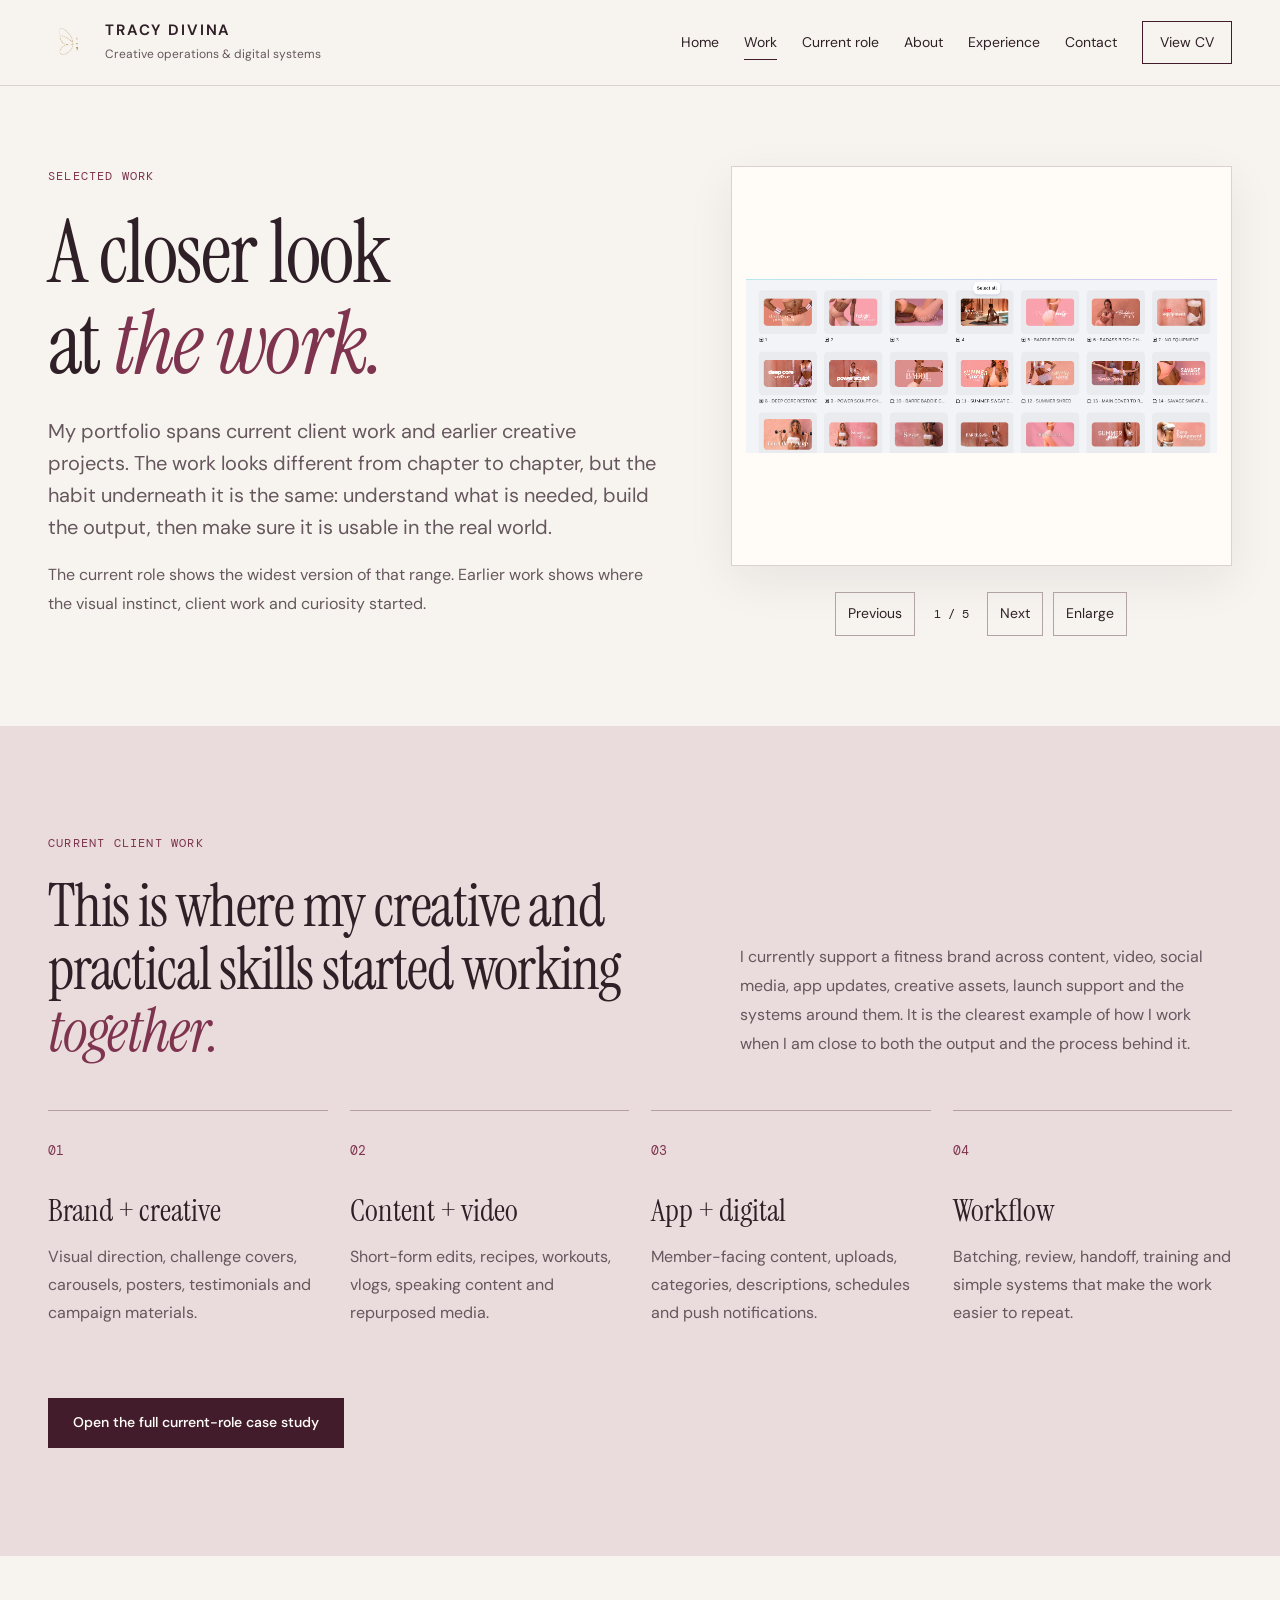
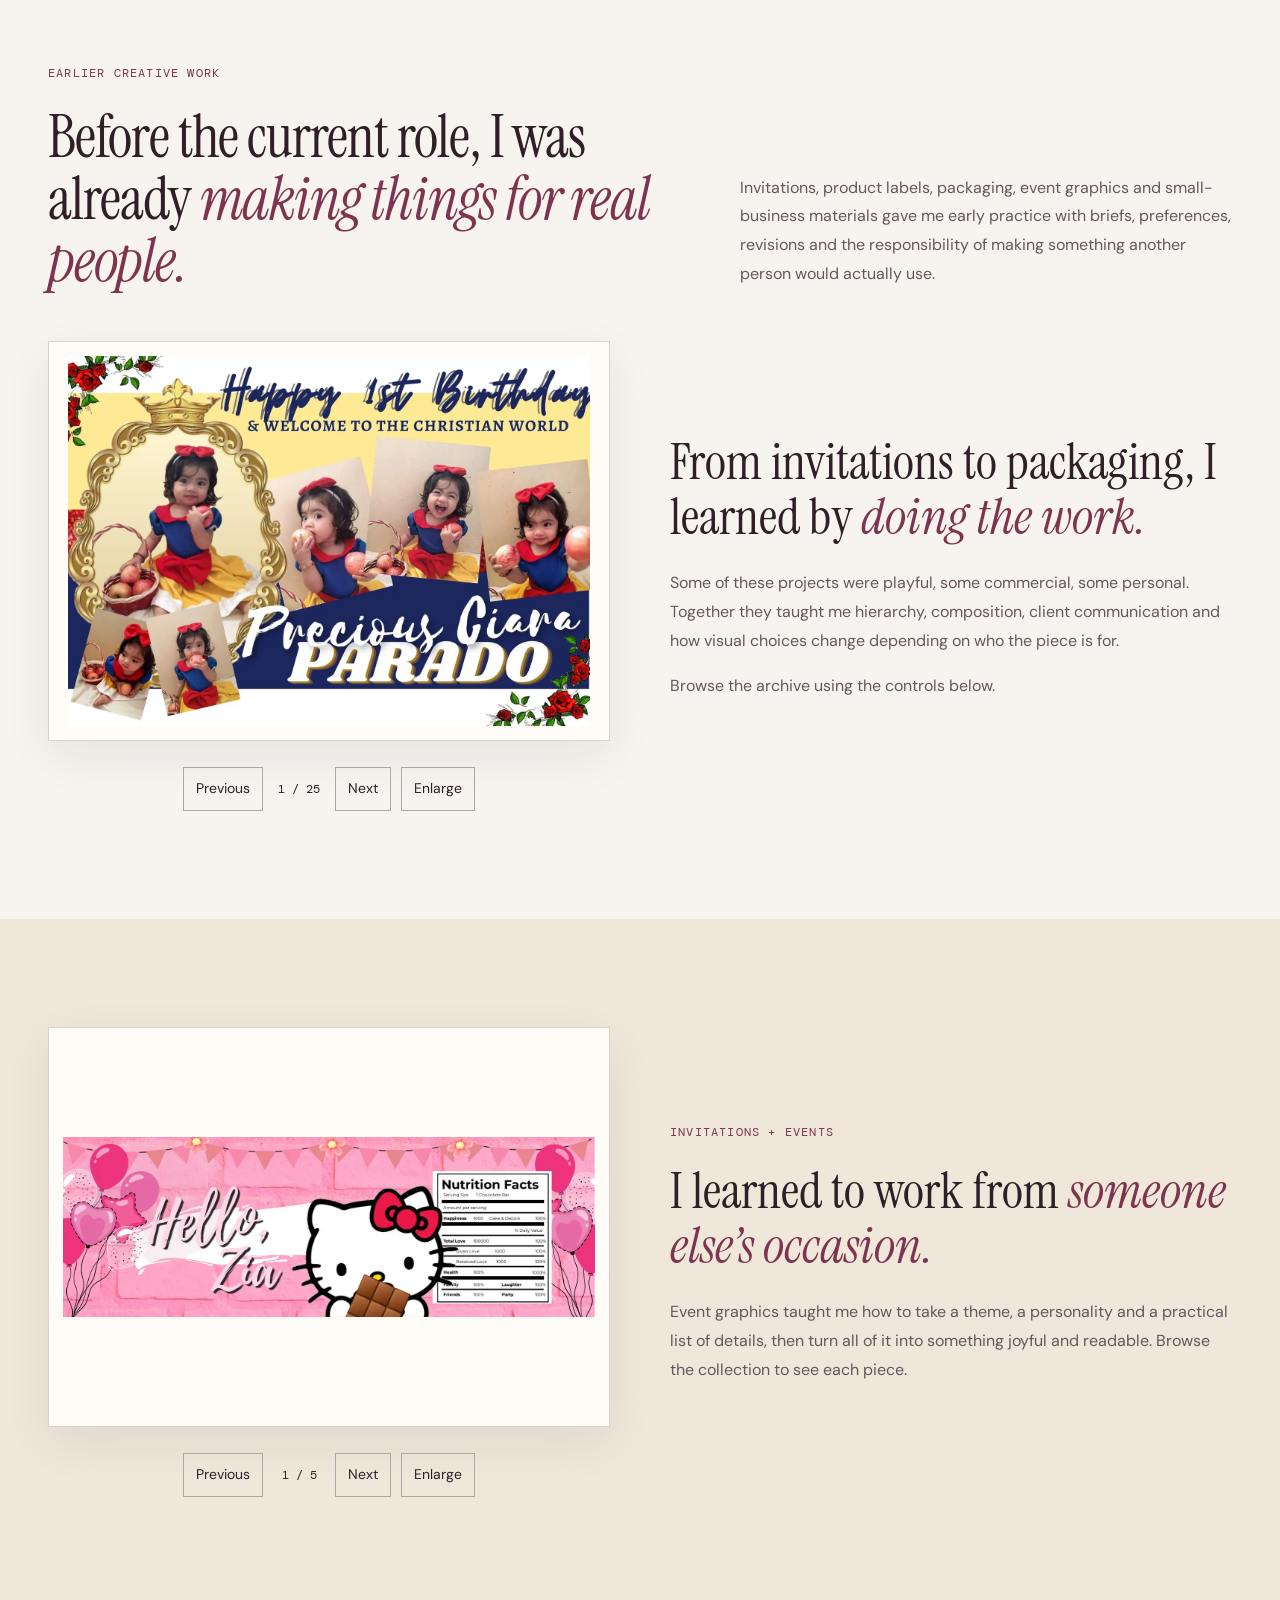
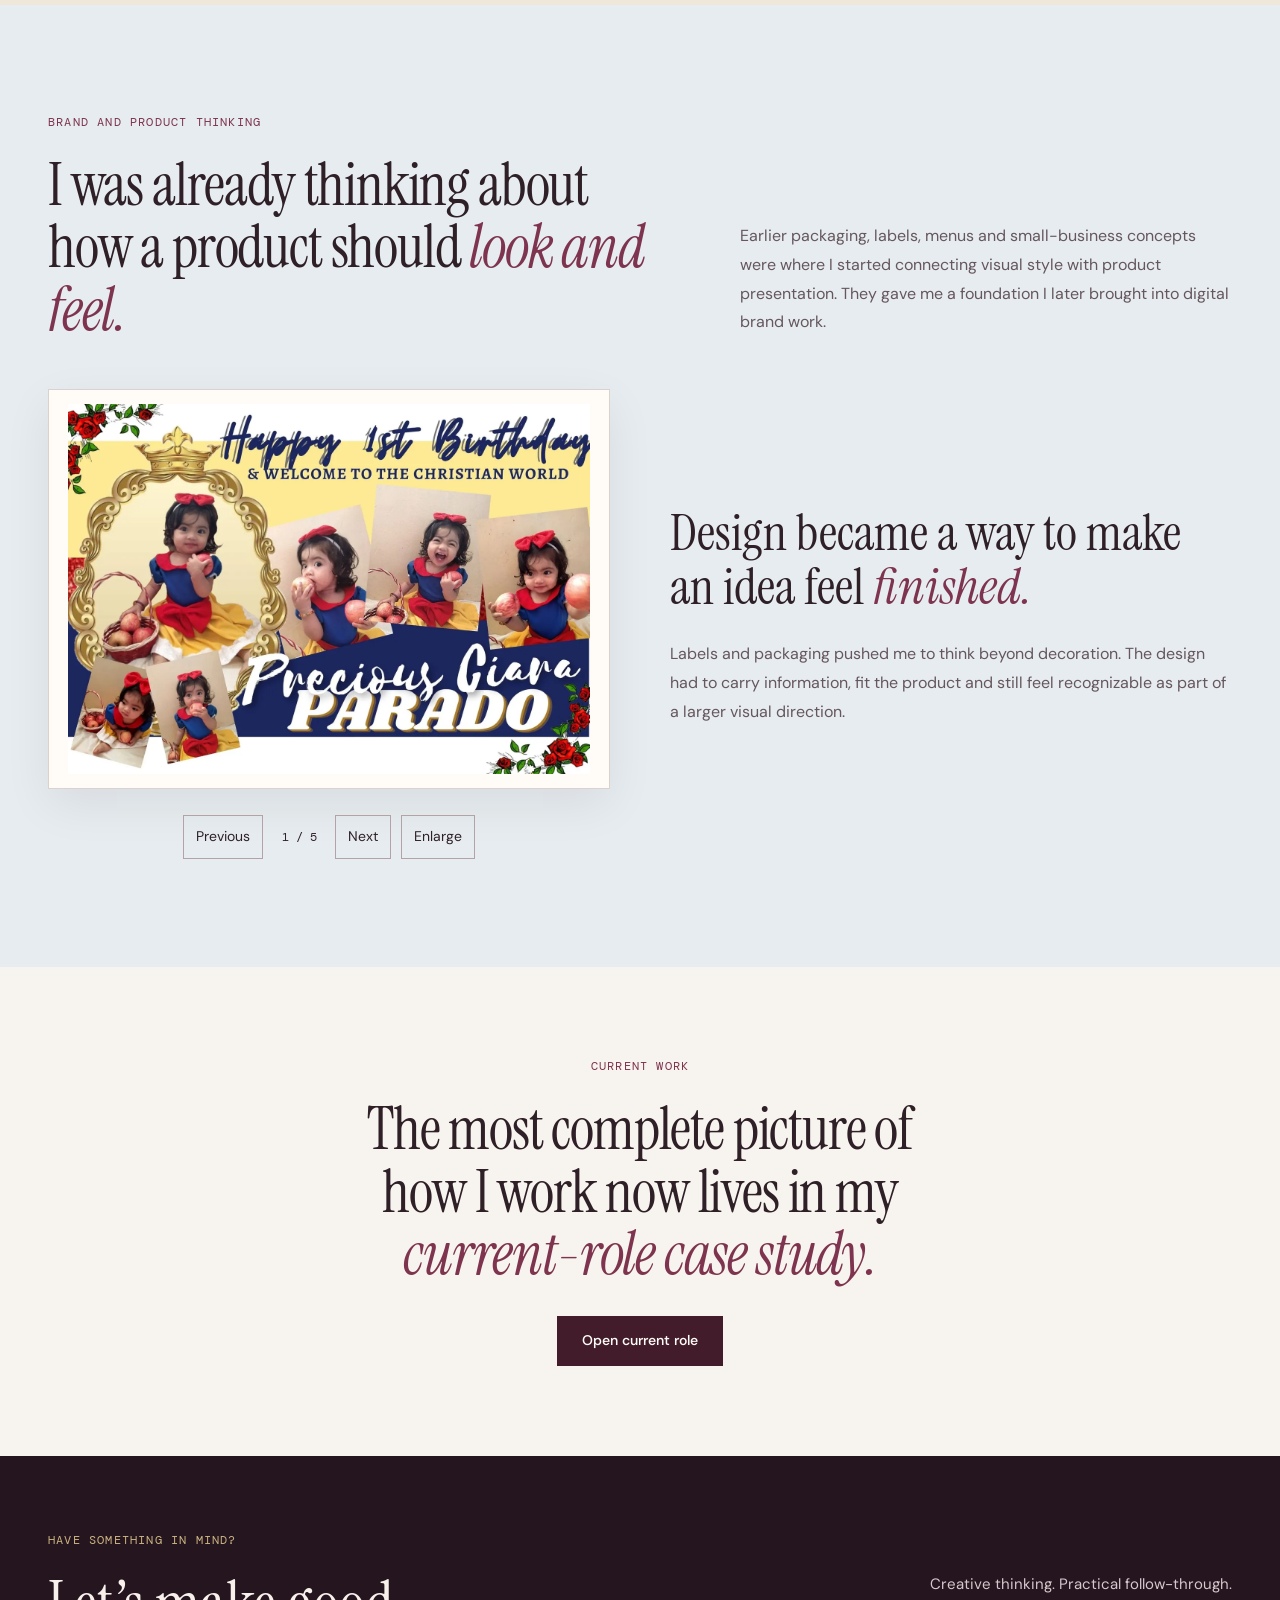
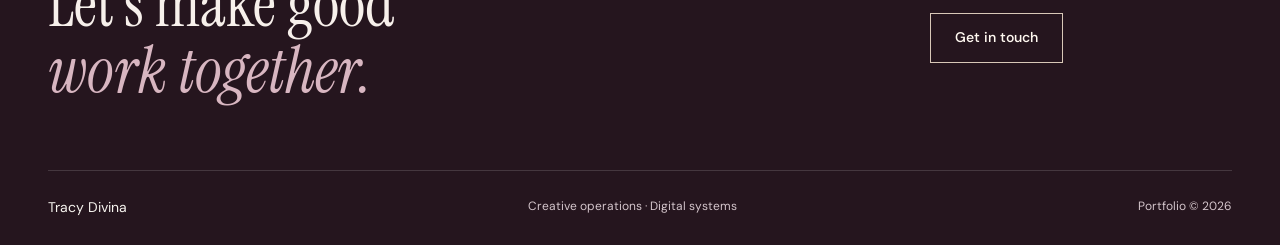
<file: pages/work.html>
<!doctype html><html lang="en"><head><meta charset="utf-8"><meta name="viewport" content="width=device-width,initial-scale=1"><meta name="description" content="Selected work by Tracy across current client work, video, design and earlier creative projects."><title>Work | Tracy</title><link rel="stylesheet" href="../style.css"><meta name="theme-color" content="#421c2b"><link rel="icon" href="../assets/images/primary-emblem.png"></head><body>

<a class="skip-link" href="#main">Skip to content</a><header class="site-head"><div class="wrap nav"><a class="brand" href="../index.html" aria-label="Tracy Divina, home"><img loading="lazy" decoding="async" src="../assets/images/primary-emblem.png" alt="" width="48" height="48"><span><span class="brand-title">TRACY DIVINA</span><span class="brand-sub">Creative operations & digital systems</span></span></a><nav class="navlinks" id="navigation" aria-label="Main navigation"><a href="../index.html">Home</a><a href="../pages/work.html" aria-current="page" class="active">Work</a><a href="../pages/savage.html">Current role</a><a href="../pages/about.html">About</a><a href="../pages/experience.html">Experience</a><a href="../pages/contact.html">Contact</a><a class="cv" href="https://canva.link/fame-tracy-divina-cv" target="_blank" rel="noopener noreferrer">View CV</a></nav><button class="menu" data-menu aria-controls="navigation" aria-expanded="false">Menu</button></div></header><main id="main">
<section class="wrap hero compact"><div><div class="eyebrow">Selected work</div><h1 class="display">A closer look<br>at <em>the work.</em></h1><p class="lead">My portfolio spans current client work and earlier creative projects. The work looks different from chapter to chapter, but the habit underneath it is the same: understand what is needed, build the output, then make sure it is usable in the real world.</p><p class="body">The current role shows the widest version of that range. Earlier work shows where the visual instinct, client work and curiosity started.</p></div><div class="stack-stage" data-stack><div class="stack-card"><img loading="lazy" decoding="async" src="../assets/design/design-01.png" alt="App cover design collection"></div><div class="stack-card"><img loading="lazy" decoding="async" src="../assets/design/design-08.png" alt="Educational carousel"></div><div class="stack-card"><img loading="lazy" decoding="async" src="../assets/design/design-03.png" alt="Testimonial presentation"></div><div class="stack-card"><img loading="lazy" decoding="async" src="../assets/earlier/earlier-06.webp" alt="Product layout"></div><div class="stack-card"><img loading="lazy" decoding="async" src="../assets/earlier/earlier-13.webp" alt="Invitation design"></div></div></section>

<section class="section bg-salmon"><div class="wrap"><div class="section-head"><div><div class="eyebrow">Current client work</div><h2 class="title">This is where my creative and practical skills started working <em>together.</em></h2></div><p class="body">I currently support a fitness brand across content, video, social media, app updates, creative assets, launch support and the systems around them. It is the clearest example of how I work when I am close to both the output and the process behind it.</p></div><div class="four-grid"><article class="info-card"><span class="n">01</span><h3>Brand + creative</h3><p>Visual direction, challenge covers, carousels, posters, testimonials and campaign materials.</p></article><article class="info-card"><span class="n">02</span><h3>Content + video</h3><p>Short-form edits, recipes, workouts, vlogs, speaking content and repurposed media.</p></article><article class="info-card"><span class="n">03</span><h3>App + digital</h3><p>Member-facing content, uploads, categories, descriptions, schedules and push notifications.</p></article><article class="info-card"><span class="n">04</span><h3>Workflow</h3><p>Batching, review, handoff, training and simple systems that make the work easier to repeat.</p></article></div><div class="actions"><a class="btn fill" href="savage.html">Open the full current-role case study</a></div></div></section>

<section class="section"><div class="wrap"><div class="section-head"><div><div class="eyebrow">Earlier creative work</div><h2 class="title">Before the current role, I was already <em>making things for real people.</em></h2></div><p class="body">Invitations, product labels, packaging, event graphics and small-business materials gave me early practice with briefs, preferences, revisions and the responsibility of making something another person would actually use.</p></div><div class="flipbook"><div class="flip-shell" data-flipbook><div class="flip-page"><img loading="lazy" decoding="async" class="zoom" src="../assets/earlier/earlier-01.webp" alt="Earlier creative work sample"></div>
<div class="flip-page"><img loading="lazy" decoding="async" class="zoom" src="../assets/earlier/earlier-02.webp" alt="Earlier creative work sample"></div>
<div class="flip-page"><img loading="lazy" decoding="async" class="zoom" src="../assets/earlier/earlier-03.webp" alt="Earlier creative work sample"></div>
<div class="flip-page"><img loading="lazy" decoding="async" class="zoom" src="../assets/earlier/earlier-04.webp" alt="Earlier creative work sample"></div>
<div class="flip-page"><img loading="lazy" decoding="async" class="zoom" src="../assets/earlier/earlier-05.webp" alt="Earlier creative work sample"></div>
<div class="flip-page"><img loading="lazy" decoding="async" class="zoom" src="../assets/earlier/earlier-06.webp" alt="Earlier creative work sample"></div>
<div class="flip-page"><img loading="lazy" decoding="async" class="zoom" src="../assets/earlier/earlier-07.webp" alt="Earlier creative work sample"></div>
<div class="flip-page"><img loading="lazy" decoding="async" class="zoom" src="../assets/earlier/earlier-08.webp" alt="Earlier creative work sample"></div>
<div class="flip-page"><img loading="lazy" decoding="async" class="zoom" src="../assets/earlier/earlier-09.webp" alt="Earlier creative work sample"></div>
<div class="flip-page"><img loading="lazy" decoding="async" class="zoom" src="../assets/earlier/earlier-10.webp" alt="Earlier creative work sample"></div>
<div class="flip-page"><img loading="lazy" decoding="async" class="zoom" src="../assets/earlier/earlier-11.webp" alt="Earlier creative work sample"></div>
<div class="flip-page"><img loading="lazy" decoding="async" class="zoom" src="../assets/earlier/earlier-12.webp" alt="Earlier creative work sample"></div>
<div class="flip-page"><img loading="lazy" decoding="async" class="zoom" src="../assets/earlier/earlier-13.webp" alt="Earlier creative work sample"></div>
<div class="flip-page"><img loading="lazy" decoding="async" class="zoom" src="../assets/earlier/earlier-14.webp" alt="Earlier creative work sample"></div>
<div class="flip-page"><img loading="lazy" decoding="async" class="zoom" src="../assets/earlier/earlier-15.webp" alt="Earlier creative work sample"></div>
<div class="flip-page"><img loading="lazy" decoding="async" class="zoom" src="../assets/earlier/earlier-16.webp" alt="Earlier creative work sample"></div>
<div class="flip-page"><img loading="lazy" decoding="async" class="zoom" src="../assets/earlier/earlier-17.webp" alt="Earlier creative work sample"></div>
<div class="flip-page"><img loading="lazy" decoding="async" class="zoom" src="../assets/earlier/earlier-18.webp" alt="Earlier creative work sample"></div>
<div class="flip-page"><img loading="lazy" decoding="async" class="zoom" src="../assets/earlier/earlier-19.webp" alt="Earlier creative work sample"></div>
<div class="flip-page"><img loading="lazy" decoding="async" class="zoom" src="../assets/earlier/earlier-20.webp" alt="Earlier creative work sample"></div>
<div class="flip-page"><img loading="lazy" decoding="async" class="zoom" src="../assets/earlier/earlier-21.webp" alt="Earlier creative work sample"></div>
<div class="flip-page"><img loading="lazy" decoding="async" class="zoom" src="../assets/earlier/earlier-22.webp" alt="Earlier creative work sample"></div>
<div class="flip-page"><img loading="lazy" decoding="async" class="zoom" src="../assets/earlier/earlier-23.webp" alt="Earlier creative work sample"></div>
<div class="flip-page"><img loading="lazy" decoding="async" class="zoom" src="../assets/earlier/earlier-24.webp" alt="Earlier creative work sample"></div>
<div class="flip-page"><img loading="lazy" decoding="async" class="zoom" src="../assets/earlier/earlier-25.webp" alt="Earlier creative work sample"></div></div><div class="flip-copy"><h3>From invitations to packaging, I learned by <em>doing the work.</em></h3><p class="body">Some of these projects were playful, some commercial, some personal. Together they taught me hierarchy, composition, client communication and how visual choices change depending on who the piece is for.</p><p class="body">Browse the archive using the controls below.</p></div></div></div></section>

<section class="section bg-yellow"><div class="wrap stack-wrap"><div class="stack-stage" data-stack><div class="stack-card"><img loading="lazy" decoding="async" class="zoom" src="../assets/earlier/earlier-13.webp" alt="Birthday invitation"></div><div class="stack-card"><img loading="lazy" decoding="async" class="zoom" src="../assets/earlier/earlier-22.webp" alt="Birthday event graphic"></div><div class="stack-card"><img loading="lazy" decoding="async" class="zoom" src="../assets/earlier/earlier-09.webp" alt="Christening invitation"></div><div class="stack-card"><img loading="lazy" decoding="async" class="zoom" src="../assets/earlier/earlier-19.webp" alt="Birthday banner"></div><div class="stack-card"><img loading="lazy" decoding="async" class="zoom" src="../assets/earlier/earlier-23.webp" alt="Event invitation collection"></div></div><div class="stack-copy"><div class="eyebrow">Invitations + events</div><h3>I learned to work from <em>someone else’s occasion.</em></h3><p>Event graphics taught me how to take a theme, a personality and a practical list of details, then turn all of it into something joyful and readable. Browse the collection to see each piece.</p></div></div></section>

<section class="section bg-blue"><div class="wrap"><div class="section-head"><div><div class="eyebrow">Brand and product thinking</div><h2 class="title">I was already thinking about how a product should <em>look and feel.</em></h2></div><p class="body">Earlier packaging, labels, menus and small-business concepts were where I started connecting visual style with product presentation. They gave me a foundation I later brought into digital brand work.</p></div><div class="stack-wrap"><div class="stack-stage" data-stack><div class="stack-card"><img loading="lazy" decoding="async" class="zoom" src="../assets/earlier/earlier-01.webp" alt="Product label"></div><div class="stack-card"><img loading="lazy" decoding="async" class="zoom" src="../assets/earlier/earlier-02.webp" alt="Product layout"></div><div class="stack-card"><img loading="lazy" decoding="async" class="zoom" src="../assets/earlier/earlier-11.webp" alt="Packaging design"></div><div class="stack-card"><img loading="lazy" decoding="async" class="zoom" src="../assets/earlier/earlier-21.webp" alt="Food label layout"></div><div class="stack-card"><img loading="lazy" decoding="async" class="zoom" src="../assets/earlier/earlier-25.webp" alt="Soap label layout"></div></div><div class="stack-copy"><h3>Design became a way to make an idea feel <em>finished.</em></h3><p>Labels and packaging pushed me to think beyond decoration. The design had to carry information, fit the product and still feel recognizable as part of a larger visual direction.</p></div></div></div></section>

<section class="cta"><div class="wrap"><div class="eyebrow" style="justify-content:center">Current work</div><h2 class="title" style="max-width:none">The most complete picture of how I work now lives in my <em>current-role case study.</em></h2><a class="btn fill" href="savage.html">Open current role</a></div></section>
</main><footer class="footer"><div class="wrap footer-top"><div><p class="eyebrow">Have something in mind?</p><h2>Let’s make good<br><em>work together.</em></h2></div><div><p>Creative thinking. Practical follow-through.</p><a class="btn light" href="../pages/contact.html">Get in touch</a></div></div><div class="wrap footer-inner"><a href="../index.html">Tracy Divina</a><span>Creative operations · Digital systems</span><span>Portfolio © 2026</span></div></footer><div class="lightbox" role="dialog" aria-modal="true" aria-label="Work sample preview" hidden><button aria-label="Close preview">Close ×</button><img loading="lazy" decoding="async" alt="Expanded preview"></div><script src="../site.js"></script></body></html>
</file>
<file: style.css>
@import url('https://fonts.googleapis.com/css2?family=DM+Sans:wght@400;450;500;550;600;650;700&family=DM+Mono:wght@400;500&family=Instrument+Serif:ital@0;1&display=swap');
:root{--paper:#f7f4ef;--paper2:#fffcf8;--ink:#2f2027;--ink2:#65575d;--wine:#421c2b;--salmon-deep:#7e344e;--gold:#c5ad7b;--line:#dbd2cd;--serif:'Instrument Serif',Georgia,serif;--sans:'DM Sans',Arial,sans-serif;--mono:'DM Mono',monospace;--shadow:0 15px 45px #21151b12}
*{box-sizing:border-box}html{scroll-behavior:smooth;scroll-padding-top:110px}body{margin:0;background:var(--paper);color:var(--ink);font:400 16px/1.7 var(--sans);-webkit-font-smoothing:antialiased}a{color:inherit;text-decoration:none}button{font:inherit;color:inherit;cursor:pointer}img,video{display:block;max-width:100%}img{height:auto}figure{margin:0}h1,h2,h3,h4,p{margin-top:0}a,button{-webkit-tap-highlight-color:transparent}a:focus-visible,button:focus-visible,[tabindex]:focus-visible{outline:3px solid #ac7749;outline-offset:5px}::selection{background:#dfc6cc;color:var(--wine)}.wrap{width:min(1320px,calc(100% - 96px));margin-inline:auto}.skip-link{position:fixed;top:-80px;left:20px;z-index:100;background:white;padding:12px}.skip-link:focus{top:10px}.site-head{position:sticky;top:0;z-index:40;background:#f7f4eff5;border-bottom:1px solid var(--line);backdrop-filter:blur(14px)}.nav{display:flex;justify-content:space-between;align-items:center;gap:24px;padding:20px 0}.brand{display:flex;align-items:center;gap:12px}.brand img{width:45px;height:45px;object-fit:contain}.brand-title{display:block;font-size:15px;letter-spacing:.13em;font-weight:650;line-height:1.4}.brand-sub{display:block;font-size:12px;color:var(--ink2);margin-top:3px}.navlinks{display:flex;align-items:center;gap:25px;font-size:14px}.navlinks>a{position:relative;white-space:nowrap}.navlinks>a:not(.cv):after{content:'';position:absolute;left:0;right:100%;bottom:-6px;background:var(--wine);height:1px;transition:right .2s}.navlinks>a:hover:after,.navlinks>a.active:after{right:0}.cv{border:1px solid var(--wine);padding:9px 17px}.menu{display:none;background:transparent;border:1px solid var(--line);padding:9px 15px}.btn{min-height:50px;display:inline-flex;align-items:center;justify-content:center;padding:12px 24px;border:1px solid var(--wine);font-size:14px;font-weight:550;transition:background .2s,color .2s,transform .2s}.btn:hover,.cv:hover{background:var(--wine);color:var(--paper2)}.btn.fill{background:var(--wine);color:var(--paper2)}.btn.fill:hover{background:#692e45}.btn.light{border-color:#d9c8b8;color:#fff8f0;background:transparent}.btn.light:hover{background:var(--paper);color:var(--wine)}.actions{display:flex;align-items:center;flex-wrap:wrap;gap:28px;margin-top:30px}.text-link{font-size:15px;font-weight:550;border-bottom:1px solid currentColor;padding-bottom:4px}.text-link:hover{color:var(--salmon-deep)}.eyebrow{display:block;font:400 12px/1.6 var(--mono);letter-spacing:.1em;text-transform:uppercase;margin:0 0 22px;color:var(--salmon-deep)}.section{padding:108px 0}.section.compact{padding:72px 0}.section-head{display:grid;grid-template-columns:1.1fr .9fr;gap:90px;align-items:end;margin-bottom:48px}.title,.display,.feature-title,.gallery-title{font:400 clamp(42px,4.6vw,70px)/1.06 var(--serif);letter-spacing:-.02em;margin:0}.title em,.display em,.feature-title em,.gallery-title em,h2 em,h3 em,.quote em{font-weight:400;color:var(--salmon-deep)}.body,.subcopy,.gallery-copy{font-size:16px;line-height:1.8;color:var(--ink2);max-width:65ch}.section-head .body{margin:0 0 4px}.lead{font-size:20px;line-height:1.6;color:var(--ink2);max-width:53ch;margin:25px 0 18px}.home-hero{display:grid;grid-template-columns:1.15fr .85fr;gap:70px;align-items:center;padding:68px 0 74px}.home-hero h1{font:400 clamp(68px,7.6vw,112px)/.94 var(--serif);letter-spacing:-.025em;margin:26px 0}.home-hero h1 em{color:var(--salmon-deep);font-weight:400}.home-hero .lead{max-width:39ch;font-size:19px}.hero-note{max-width:48ch;font-size:15px;color:var(--ink2)}.hero-portrait{align-self:stretch;display:flex;flex-direction:column;justify-content:center;min-width:0}.portrait-label{display:flex;justify-content:space-between;gap:16px;font:400 10px/1.5 var(--mono);letter-spacing:.08em;padding-bottom:14px;color:var(--ink2)}.hero-portrait>img{width:100%;height:510px;object-fit:cover;object-position:center 24%}.hero-portrait figcaption{display:flex;justify-content:space-between;align-items:center;gap:20px;background:var(--wine);color:var(--paper);padding:22px 26px}.hero-portrait figcaption strong{font:400 32px var(--serif)}.hero-portrait figcaption span{font-size:13px;line-height:1.5;color:#e0ced3}.expertise-strip{border-block:1px solid var(--line);padding:23px 0}.expertise-strip .wrap{display:flex;justify-content:space-between;gap:25px}.expertise-strip span{font:400 13px var(--mono);letter-spacing:.025em}.featured-case{background:var(--wine);color:var(--paper)}.section-kicker{display:flex;justify-content:space-between;gap:20px;border-bottom:1px solid #ffffff30;padding-bottom:23px;margin-bottom:54px;font:400 12px/1.6 var(--mono);letter-spacing:.09em;color:#dac7ce}.featured-layout{display:grid;grid-template-columns:1fr 1.05fr;gap:70px;align-items:center}.featured-layout h2{font:400 clamp(42px,4.7vw,70px)/1.05 var(--serif);margin:0 0 25px}.featured-layout h2 em{color:#d9b5be}.featured-layout p:not(.eyebrow){color:#dfd0d5;max-width:47ch;line-height:1.8}.featured-layout .eyebrow{color:#d8bf8b}.featured-layout .btn{margin-top:15px}.case-meta{display:flex;justify-content:space-between;border-top:1px solid #ffffff30;margin-top:42px;padding-top:20px;font-size:13px;color:#dbc6ce}.case-visual{display:flex;gap:15px;align-items:center;padding:26px 20px;background:#ffffff08;overflow:hidden}.case-visual img{width:calc((100% - 30px)/3);border:5px solid #25111b;border-radius:23px;box-shadow:0 18px 28px #0003}.case-visual img:nth-child(2){transform:translateY(-13px)}.metrics{display:grid;grid-template-columns:repeat(4,minmax(0,1fr));gap:0;border-block:1px solid var(--line)}.results-section .metrics{grid-template-columns:repeat(3,minmax(0,1fr))}.metric{padding:30px 25px;border-right:1px solid var(--line);min-width:0}.metric:first-child{padding-left:0}.metric:last-child{border:0}.metric>span{font:400 12px/1.6 var(--mono);text-transform:uppercase;color:var(--ink2)}.metric strong{display:block;font:400 clamp(32px,3.7vw,56px)/1.1 var(--serif);white-space:nowrap;color:var(--wine);margin:20px 0}.metric small{font:400 18px var(--serif)}.metric p{font-size:14px;line-height:1.7;color:var(--ink2);margin:0;max-width:32ch}.evidence-link{display:inline-block;margin-top:26px;font-size:14px}.selected-section{background:#e9e5e1}.project-grid{display:grid;grid-template-columns:1fr 1fr;gap:42px 28px}.project-wide{grid-column:1/-1}.project-image{height:350px;background:#e0d5d3;overflow:hidden;position:relative}.project-wide .project-image{height:400px;padding:35px;background:#dfd3d5}.project-image img{width:100%;height:100%;object-fit:contain;transition:transform .5s}.project-card:hover .project-image img{transform:scale(1.025)}.project-caption{display:flex;align-items:center;justify-content:space-between;gap:15px;padding-top:22px}.project-caption .eyebrow{margin-bottom:8px}.project-caption h3{font:400 32px/1.15 var(--serif);margin:0}.project-tag{font-size:13px;border:1px solid var(--line);padding:6px 16px}.video-preview{background:#291d25}.video-preview video{width:100%;height:100%;object-fit:cover;object-position:center 30%}.video-label{position:absolute;bottom:18px;left:18px;background:#f7f4efed;padding:10px 14px;font:400 11px var(--mono);letter-spacing:.05em}.service-list article{display:grid;grid-template-columns:55px 1fr 1fr;gap:24px;padding:30px 0;border-top:1px solid var(--line);align-items:start}.service-list article:last-child{border-bottom:1px solid var(--line)}.service-list article>span{font:400 13px var(--mono);color:var(--salmon-deep);padding-top:9px}.service-list h3{font:400 32px/1.2 var(--serif);margin:0}.service-list p{margin:0;color:var(--ink2)}.personal-section{background:#e8edf0}.personal-layout{display:grid;grid-template-columns:1fr 1fr;gap:80px;align-items:center}.personal-images{display:grid;grid-template-columns:1.2fr .8fr;gap:16px;align-items:center}.personal-images img{width:100%;height:360px;object-fit:cover}.personal-images img+img{height:230px}.personal-layout .body{margin-top:24px}.footer{background:#25151e;color:#f7f0eb;padding:75px 0 25px}.footer-top{display:flex;align-items:center;justify-content:space-between;gap:40px;padding-bottom:65px}.footer h2{font:400 clamp(42px,5vw,70px)/1.04 var(--serif);margin:0}.footer h2 em{color:#d8b6c1}.footer .eyebrow{color:#cbb383}.footer-top>div+div p{font-size:15px;color:#d7c7cd}.footer-inner{border-top:1px solid #ffffff25;padding-top:25px;display:flex;justify-content:space-between;gap:20px;font-size:12px;color:#d4c5cb}.footer-inner>a{font-size:14px;color:var(--paper)}
/* Interior pages */
.hero{display:grid;grid-template-columns:1.1fr .9fr;gap:70px;align-items:center;padding:80px 0 90px}.hero.compact{min-height:auto}.hero .display{font-size:clamp(56px,6.7vw,94px)}.hero .portrait{position:relative}.portrait img{width:100%;height:490px;object-fit:cover;object-position:center 24%}.portrait-caption{background:var(--wine);color:var(--paper);padding:24px}.portrait-caption p{margin:6px 0 0;font-size:15px}.bg-paper2{background:var(--paper2)}.bg-salmon{background:#eadbdd}.bg-blue{background:#e6ecef}.bg-yellow{background:#eee7da}.four-grid{display:grid;grid-template-columns:repeat(4,minmax(0,1fr));gap:22px}.info-card{border-top:1px solid #b59ea5;padding:25px 0}.info-card .n{font:400 13px var(--mono);color:var(--salmon-deep)}.info-card h3{font:400 31px/1.12 var(--serif);margin:30px 0 15px}.info-card p{font-size:16px;color:var(--ink2);line-height:1.75}.case-lead,.tablet-layout,.stack-wrap,.flipbook,.gallery-intro{display:grid;grid-template-columns:1fr 1fr;gap:60px;align-items:center}.case-note{border:1px solid var(--line);padding:36px;background:var(--paper2)}.case-note p{font-size:17px;color:var(--ink2)}.case-note .quote{font-size:44px!important}.feature-title{margin-bottom:25px}.phone-row{display:grid;grid-template-columns:repeat(5,minmax(0,1fr));gap:22px}.case-lead .phone-row{grid-template-columns:repeat(3,minmax(0,1fr))}.phone-card{min-width:0}.phone{background:#19171b;border:5px solid #19171b;border-radius:23px;padding:3px;aspect-ratio:9/19.5;overflow:hidden;box-shadow:var(--shadow)}.phone-screen{height:100%;border-radius:16px;overflow:hidden;background:white}.phone-screen img,.phone-screen video{width:100%;height:100%;object-fit:cover}.phone-card h4{font:400 26px/1.2 var(--serif);margin:20px 0 8px}.phone-card p{font-size:14px;color:var(--ink2);line-height:1.7}.rail-head{display:flex;justify-content:space-between;align-items:end;gap:20px;margin-bottom:24px}.rail-head h3{font:400 36px var(--serif);margin:0 0 5px}.rail-head p{font-size:15px;color:var(--ink2);margin:0}.rail-buttons,.deck-buttons{display:flex;gap:10px}.rail-buttons button,.deck-buttons button{min-width:46px;min-height:46px;border:1px solid var(--line);background:var(--paper2)}.rail{display:flex;gap:24px;overflow-x:auto;padding:10px 0 25px;scroll-snap-type:x mandatory;scrollbar-width:thin}.rail .phone-card{flex:0 0 240px;scroll-snap-align:start}.tablet-shell{padding:12px;border:1px solid var(--line);border-radius:20px;background:#dcd6cf}.tablet{padding:9px;background:#252127;border-radius:13px}.tablet-screen{height:480px;background:white;border-radius:6px;overflow:auto}.tablet-screen img{width:100%;height:auto}.device-note h3,.stack-copy h3,.flip-copy h3{font:400 clamp(38px,4vw,58px)/1.07 var(--serif);margin:0 0 25px}.device-note p,.stack-copy p{font-size:16px;line-height:1.8;color:var(--ink2)}.tablet-dots{display:flex;gap:8px;justify-content:center;flex-wrap:wrap;margin-top:18px}.tablet-dot{width:30px;height:30px;border:1px solid var(--line);background:transparent;border-radius:50%;font-size:12px}.tablet-dot.active{background:var(--wine);color:white}.deck-buttons{margin-top:24px}.desktop-grid{display:grid;grid-template-columns:1fr 1fr;gap:30px}.desktop-card{background:var(--paper2);border:1px solid var(--line);overflow:hidden}.windowbar{height:28px;background:#e6deda;display:flex;gap:6px;align-items:center;padding:0 12px}.windowbar i{width:6px;height:6px;border-radius:50%;background:#a99b99}.desktop-media{height:330px;overflow:auto;background:white}.desktop-media img{width:100%;height:auto}.desktop-copy{padding:25px}.desktop-copy h4{font:400 29px var(--serif);margin:0 0 10px}.desktop-copy p{font-size:16px;color:var(--ink2);margin:0}.social-row{display:grid;grid-template-columns:repeat(6,minmax(0,1fr));gap:18px}.social-label{text-align:center;font-size:14px;margin-top:15px}.stack-stage,.flip-shell{position:relative;min-height:470px;padding-bottom:60px}.stack-card,.flip-page{position:absolute;inset:0 0 70px;background:var(--paper2);padding:14px;border:1px solid var(--line);display:flex;align-items:center;justify-content:center;box-shadow:var(--shadow)}.stack-card img,.flip-page img{width:100%;height:100%;object-fit:contain}.stack-card[hidden],.flip-page[hidden]{display:none}.gallery-controls{position:absolute;bottom:0;left:0;right:0;display:flex;align-items:center;justify-content:center;gap:10px}.gallery-controls button{background:transparent;border:1px solid #b3a3a7;padding:8px 12px;min-height:44px;font-size:14px}.gallery-controls button:hover{background:var(--wine);color:var(--paper)}.gallery-controls span{font:400 12px var(--mono);min-width:52px;text-align:center}.art-gallery{display:grid;grid-template-columns:repeat(3,minmax(0,1fr));gap:25px;background:#e9e2da;padding:30px}.art-frame{position:static!important;width:auto!important;height:260px!important;margin:0!important;transform:none!important;background:white;padding:10px;box-shadow:var(--shadow)}.art-frame img{width:100%;height:100%;object-fit:contain}.art-caption{grid-column:1/-1;display:flex;justify-content:space-between;gap:20px;font-size:14px;color:var(--ink2)}.gallery-intro{align-items:end;margin-bottom:45px}.learning-cards{display:grid;grid-template-columns:repeat(3,minmax(0,1fr));gap:25px}.learning-card{border:1px solid var(--line);padding:18px;background:var(--paper2)}.learning-card img{width:100%;aspect-ratio:16/10;object-fit:cover}.learning-card h4{font:400 28px var(--serif);margin:20px 0 10px}.learning-card p{font-size:16px;color:var(--ink2)}.pill-row{display:flex;flex-wrap:wrap;gap:12px;margin-top:30px}.pill{padding:8px 15px;border:1px solid #c6b6ac;font-size:14px}.timeline-row{display:grid;grid-template-columns:160px .9fr 1.1fr;gap:32px;padding:35px 0;border-top:1px solid var(--line)}.timeline-row:last-child{border-bottom:1px solid var(--line)}.timeline-row .date{font:400 12px/1.7 var(--mono);text-transform:uppercase;color:var(--salmon-deep)}.timeline-row h3{font:400 32px/1.13 var(--serif);margin:0 0 14px}.timeline-row p{font-size:16px;color:var(--ink2);margin:0}.quote-band{padding:90px 0;border-block:1px solid var(--line);background:var(--paper2)}.quote{font:400 clamp(40px,5vw,70px)/1.1 var(--serif);text-align:center;max-width:22ch;margin:0 auto}.cta{text-align:center;padding:90px 0}.cta .title{max-width:22ch!important;margin:auto}.cta .btn{margin-top:30px}.contact-grid{display:grid;grid-template-columns:repeat(3,minmax(0,1fr));gap:30px}.contact-card{border-top:1px solid #bda9ac;padding-top:28px}.contact-card h3{font:400 32px/1.15 var(--serif);margin:0 0 15px}.contact-card p{font-size:16px;color:var(--ink2)}.music-row{display:grid;grid-template-columns:1fr 1fr;gap:30px}.music-card video{width:100%;aspect-ratio:16/9;object-fit:cover;background:#19171b}.music-card h4{font:400 28px var(--serif);margin:18px 0 10px}.music-card p{font-size:16px;color:var(--ink2)}.lightbox{position:fixed;inset:0;z-index:100;background:#160f18f2;display:flex;justify-content:center;align-items:center;padding:70px 30px 30px}.lightbox[hidden]{display:none}.lightbox img{max-width:100%;max-height:calc(100dvh - 110px);object-fit:contain}.lightbox button{position:absolute;top:18px;right:25px;background:transparent;color:white;border:1px solid #ffffff70;min-height:44px;padding:7px 16px}.zoom{cursor:zoom-in}.back-top{position:fixed;bottom:22px;right:22px;z-index:30;background:var(--paper2);border:1px solid var(--line);padding:10px 16px;font-size:14px;box-shadow:var(--shadow)}
@media(min-width:1500px){.home-hero{padding-block:85px}.hero-portrait>img{height:590px}}
@media(max-width:1150px){.wrap{width:calc(100% - 64px)}.navlinks{gap:16px;font-size:13px}.brand-sub{display:none}.brand-title{font-size:13px}.home-hero{gap:40px}.hero-portrait>img{height:480px}.home-hero h1{font-size:85px}.section-head,.featured-layout{gap:45px}.four-grid,.metrics{grid-template-columns:repeat(2,minmax(0,1fr))}.phone-row{grid-template-columns:repeat(3,minmax(0,1fr))}.social-row{grid-template-columns:repeat(3,minmax(0,1fr))}.metric:nth-child(2){border-right:0}.results-section .metric:nth-child(2){border-right:1px solid var(--line)}.metric:nth-child(3){padding-left:0}.results-section .metric:nth-child(3){padding-left:25px}.personal-layout{gap:40px}}
@media(max-width:900px){.navlinks{display:none;position:absolute;top:100%;left:0;right:0;background:var(--paper2);padding:24px 32px;border-bottom:1px solid var(--line);box-shadow:var(--shadow);font-size:16px;align-items:stretch;gap:5px}.navlinks.open{display:flex;flex-direction:column}.navlinks a{padding:10px 12px}.navlinks a.active{background:#eadbdd}.navlinks a:after{display:none}.menu{display:block}.nav{padding:15px 0}.brand-sub{display:block}.home-hero{gap:32px}.home-hero h1{font-size:72px}.home-hero .eyebrow{font-size:11px}.hero-portrait>img{height:450px}.hero-portrait figcaption{padding:18px;display:block}.hero-portrait figcaption span{display:block;margin-top:8px}.portrait-label{font-size:10px}.portrait-label span+span{display:none}.section{padding:80px 0}.section-head{gap:35px}.featured-layout{grid-template-columns:1fr;gap:50px}.featured-layout>div>p{max-width:60ch}.case-visual{max-width:650px;justify-self:center;width:100%}.results-section .metrics{grid-template-columns:1fr}.metric,.metric:first-child,.metric:nth-child(3),.results-section .metric:nth-child(3){padding:25px 0;border:0;border-bottom:1px solid var(--line)}.results-section .metric:nth-child(2){border-right:0}.metric p{max-width:none}.metric:last-child{border-bottom:0}.metric strong{font-size:52px;margin:12px 0}.personal-layout,.hero,.case-lead,.tablet-layout,.stack-wrap,.flipbook,.gallery-intro{grid-template-columns:1fr;gap:40px}.hero .portrait{max-width:500px}.hero{padding:55px 0 70px}.hero .stack-stage{width:100%;max-width:650px}.timeline-row{grid-template-columns:1fr 1fr;gap:18px 30px}.timeline-row .date{grid-column:1/-1}.learning-cards,.contact-grid{grid-template-columns:1fr 1fr}.art-gallery{grid-template-columns:1fr 1fr}.hero-portrait figcaption strong{font-size:29px}.footer-top{align-items:start}.section-kicker span+span{display:none}}
@media(max-width:650px){.wrap{width:calc(100% - 40px)}.home-hero{grid-template-columns:1fr;padding:44px 0 42px;gap:40px}.home-hero h1{font-size:clamp(66px,14vw,84px);line-height:.96;margin:20px 0}.home-hero h1 br:nth-of-type(3){display:none}.home-hero .lead{font-size:18px}.hero-note{font-size:15px}.home-hero .eyebrow{font-size:10px;letter-spacing:.05em}.hero-portrait>img{height:440px}.hero-portrait figcaption{display:flex;align-items:center}.hero-portrait figcaption span{margin:0;font-size:12px}.portrait-label span+span{display:block}.expertise-strip .wrap{display:grid;grid-template-columns:1fr 1fr;gap:15px}.expertise-strip span{font-size:11px}.section{padding:65px 0}.section-head{grid-template-columns:1fr;gap:24px;margin-bottom:35px}.title,.feature-title,.gallery-title{font-size:45px}.featured-layout h2{font-size:48px}.section-kicker{font-size:11px;margin-bottom:36px}.case-visual{gap:8px;padding:24px 8px}.case-visual img{width:calc((100% - 16px)/3);border-width:3px;border-radius:15px}.project-grid{grid-template-columns:1fr;gap:32px}.project-wide{grid-column:auto}.project-image,.project-wide .project-image{height:280px;padding:14px}.project-image.video-preview{padding:0;height:350px}.project-caption h3{font-size:29px}.project-tag{display:none}.service-list article{grid-template-columns:30px 1fr;gap:12px}.service-list article p{grid-column:2}.service-list h3{font-size:29px}.personal-images img{height:290px}.personal-images img+img{height:190px}.personal-layout{gap:35px}.footer{padding-top:55px}.footer-top{display:block;padding-bottom:40px}.footer-top>div+div{margin-top:30px}.footer-inner{flex-direction:column;gap:10px}.hero .display{font-size:61px}.hero .lead{font-size:18px}.hero .portrait img{height:400px}.four-grid,.contact-grid,.learning-cards,.desktop-grid,.music-row{grid-template-columns:1fr}.metrics{grid-template-columns:1fr}.phone-row{display:flex;overflow-x:auto;gap:22px;padding-bottom:20px;scroll-snap-type:x mandatory}.phone-row .phone-card{flex:0 0 230px;scroll-snap-align:start}.case-lead .phone-row{display:grid;grid-template-columns:repeat(3,minmax(0,1fr));gap:8px;overflow:visible}.case-lead .phone-row .phone-card{min-width:0}.social-row{grid-template-columns:repeat(2,minmax(0,1fr))}.stack-stage,.flip-shell{min-height:410px}.gallery-controls{gap:7px}.gallery-controls button{font-size:13px;padding:8px 10px}.gallery-controls span{min-width:40px}.tablet-screen{height:370px}.art-gallery{padding:15px;gap:14px}.art-frame{height:210px!important;padding:6px}.art-caption{display:block}.timeline-row{grid-template-columns:1fr}.timeline-row .date{grid-column:auto}.quote{font-size:44px}.case-note{padding:25px}.rail-head{align-items:start}.rail-head h3{font-size:30px}.rail-buttons{flex-shrink:0}.desktop-media{height:270px}.lightbox{padding:75px 12px 25px}.back-top{bottom:12px;right:12px}.cta{padding:65px 0}.brand-title{font-size:13px}.brand-sub{font-size:10px}.brand img{width:38px;height:38px}.brand{gap:9px}}
@media(prefers-reduced-motion:reduce){html{scroll-behavior:auto}*,*:before,*:after{animation:none!important;transition:none!important}}

.hero .phone-row{grid-template-columns:repeat(3,minmax(0,1fr))}.gallery-controls button:focus-visible{outline-offset:2px}
</file>
